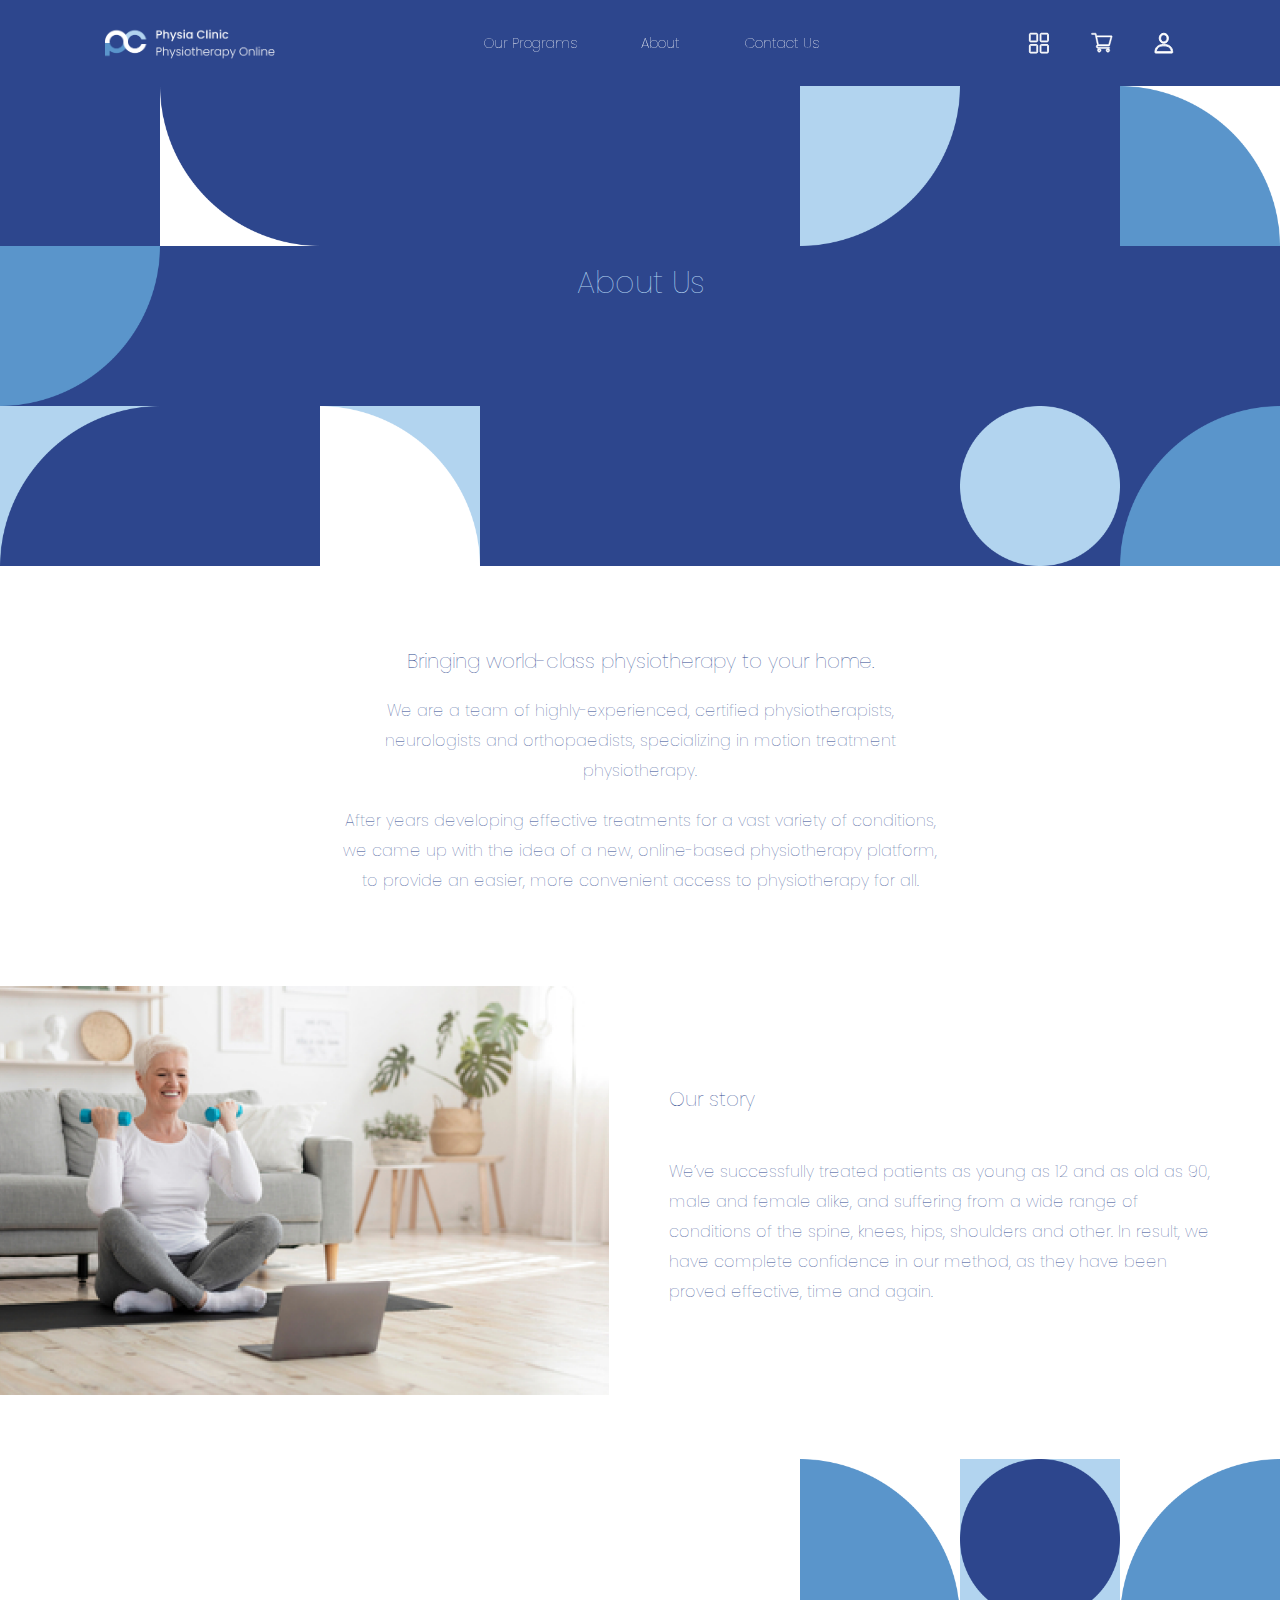
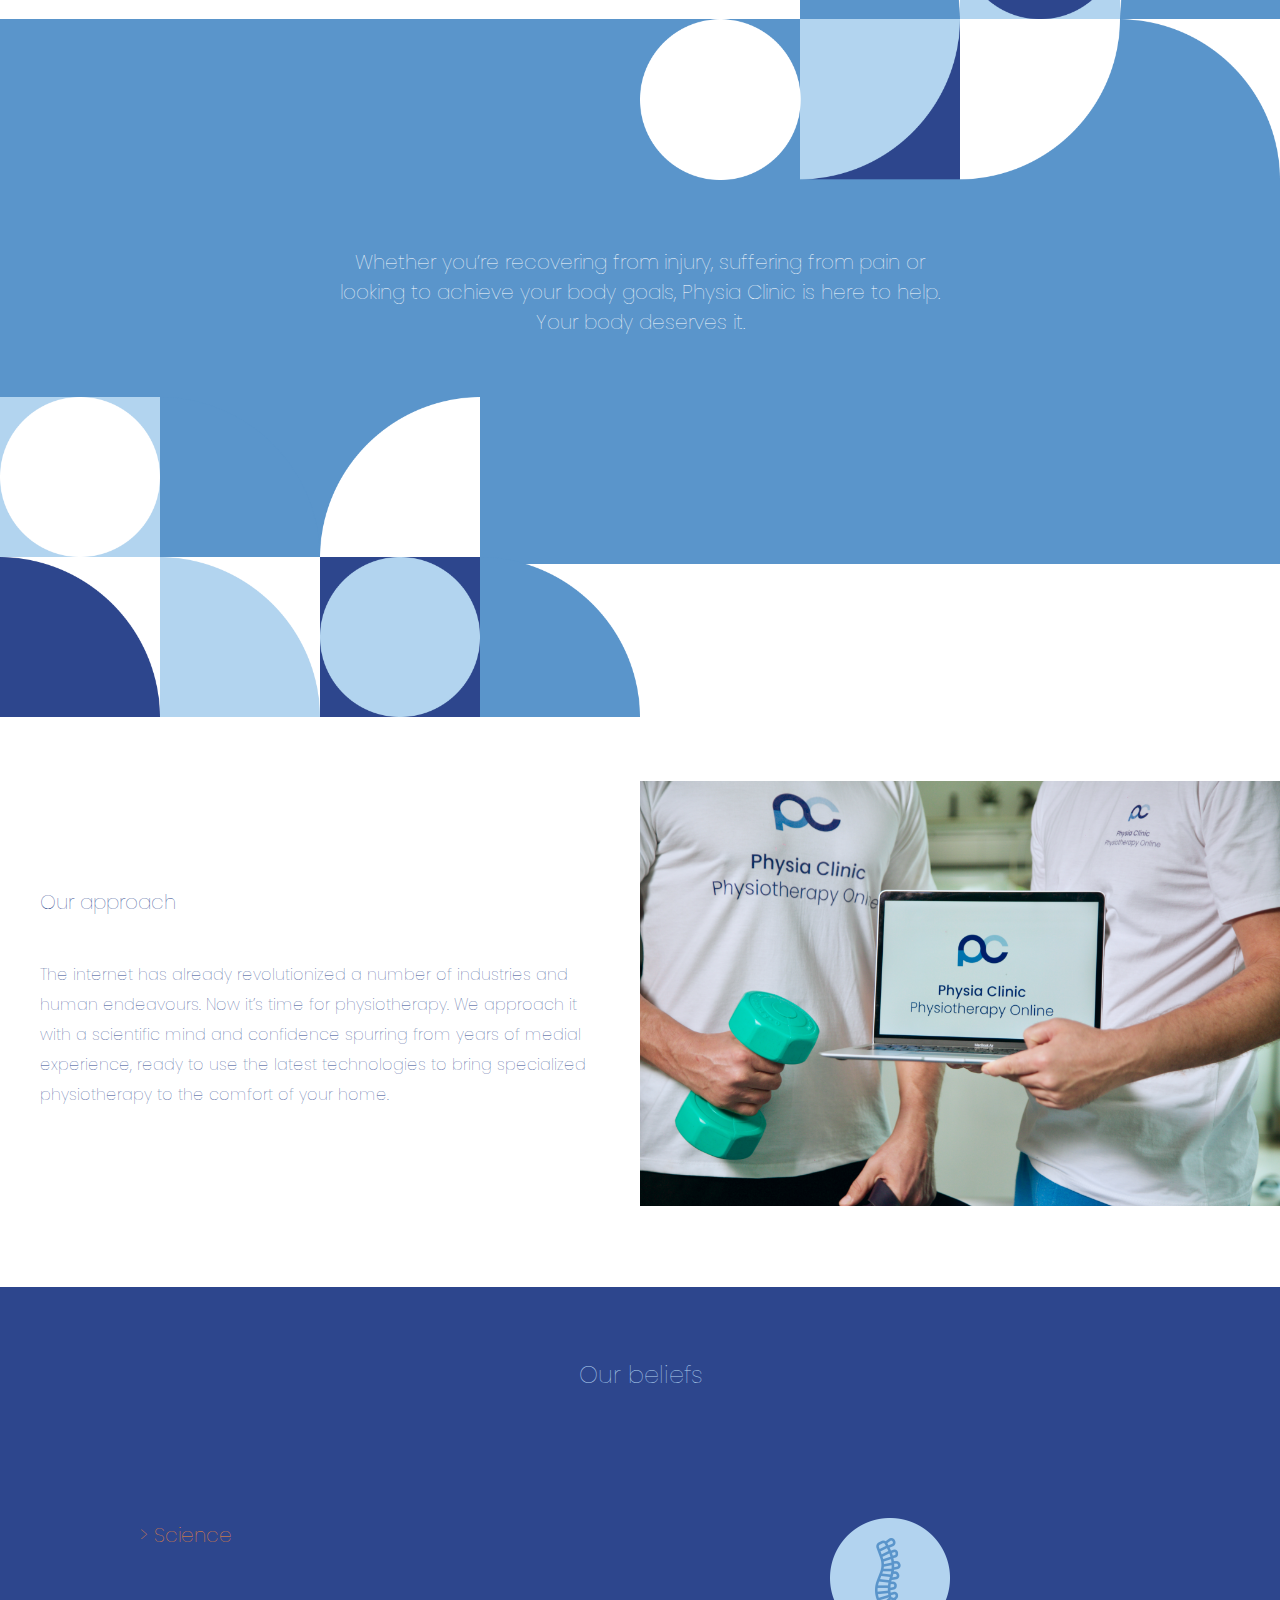
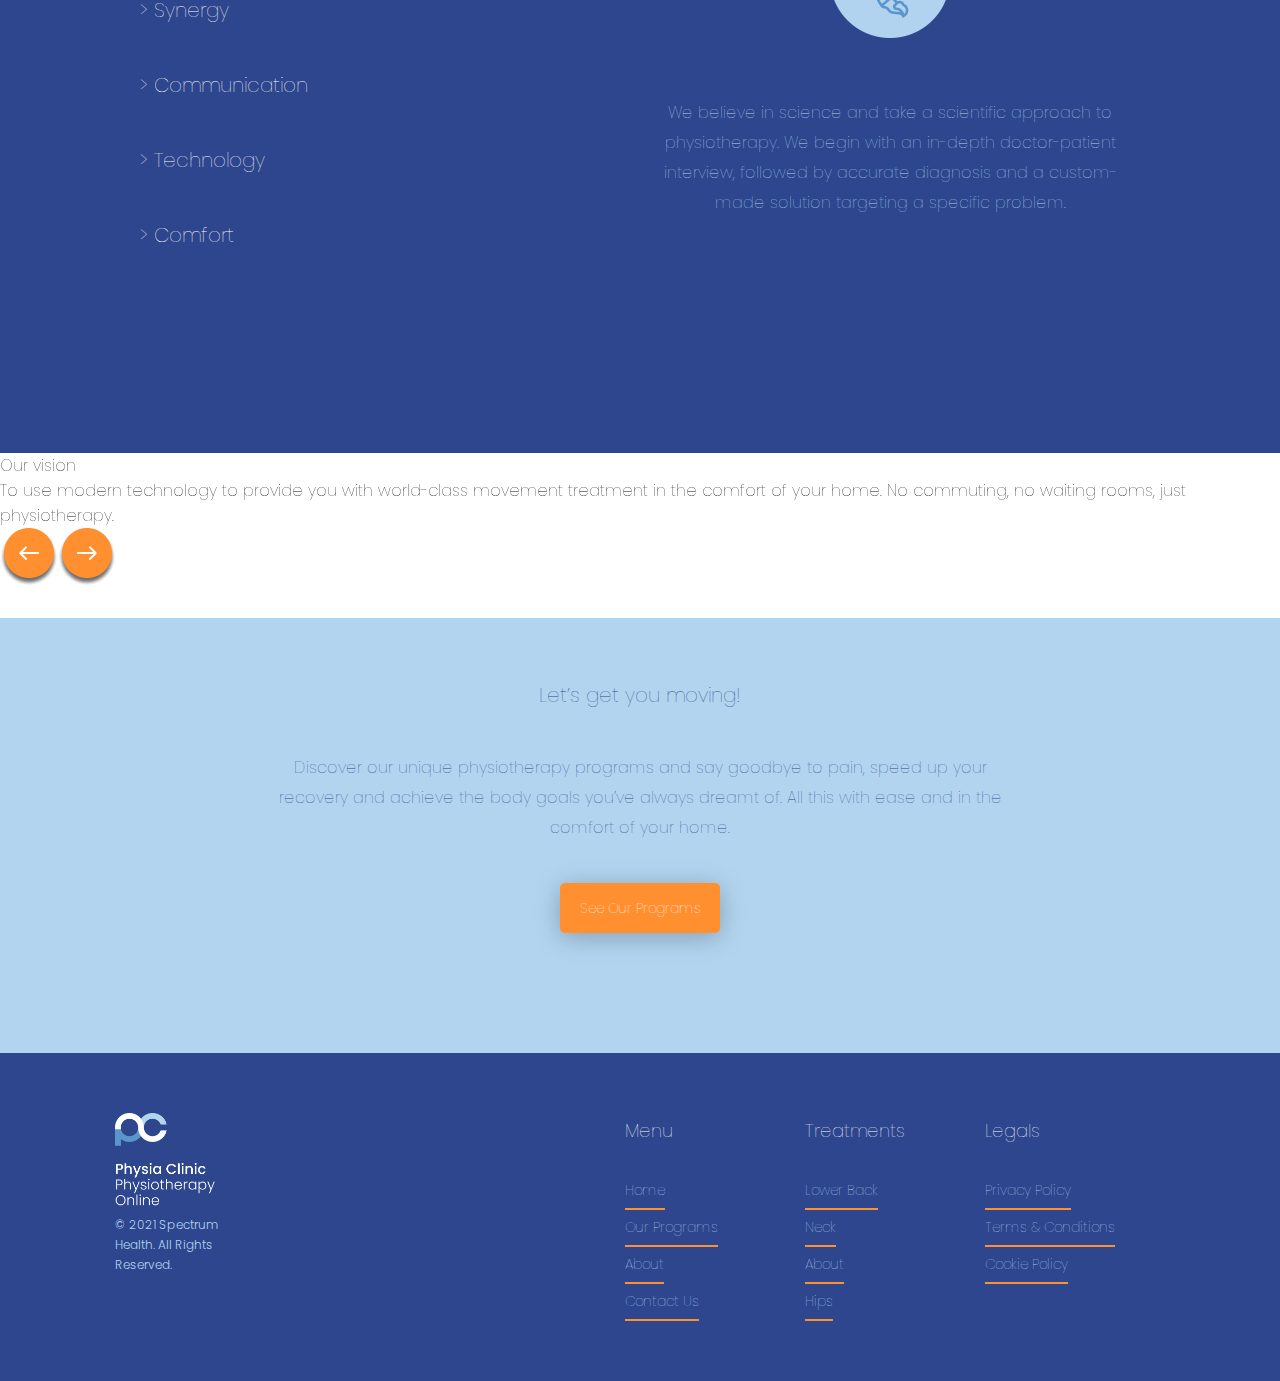
<file: about.html>
<!DOCTYPE html>
<html>
<head>
	<title>About</title>
    <meta charset="utf-8">
    <meta name="viewport" content="width=device-width, initial-scale=1.0">
    <link rel="stylesheet" type="text/css" href="assets/css/common.css">
    <!-- <link rel="stylesheet" type="text/css" href="assets/css/about.css"> -->
    <link href='https://fonts.googleapis.com/css?family=Poppins' rel='stylesheet'>
    <link rel="stylesheet" href="https://cdnjs.cloudflare.com/ajax/libs/OwlCarousel2/2.3.4/assets/owl.carousel.min.css">
    <link rel="stylesheet" type="text/css" href="assets/css/about.css">
</head>
<body>
    <!-- header section start -->
    <header>
        <div class="header_main">
            <a href="index.html" class="header_logo">
                <img class="light_logo" src="assets/images/logo.png">
                <img class="dark_logo" src="assets/images/dark_logo.png">
            </a>
            <div class="header_items">
                <div class="navbar_wrapper">
                    <a class="navbar_prog" href="our_programs.html">
                        Our Programs
                    </a>
                    <div class="navbar_hover">
                        <div class="navbar_desk">
                            <div class="nav_left"></div>
                            <div class="nav_right">
                                <a class="nav_1" href="lower_back_program.html"><p>Lower Back Program</p></a>
                                <a class="nav_2">
                                    <p >Neck Program</p>
                                    <span>Coming Soon</span>
                                </a>
                                <a class="nav_3">
                                    <p>Hips Program</p>
                                    <span>Coming Soon</span>
                                </a>
                            </div>
                        </div>
                    </div>
                </div>
                <a href="about.html">About</a>
                <a href="contact_us.html">Contact Us</a>
            </div>
            <div class="header_icons">
                <div class="icons icon_show">
                    <a href="landing.html"><img src="assets/images/header1.svg"></a>
                    <a href="cart_empty.html"><img src="assets/images/cart.svg"></a>
                    <div class="log_pro">
                        <img src="assets/images/contact.svg" id="log_pro1">
                        <div class="profile_items" id="profile_items">
                            <a class="profile_item" href="profile.html">
                                <img src="assets/images/profile.png">
                                <p>Profile</p>
                            </a>
                            <a class="profile_item" href="payment.html">
                                <img src="assets/images/payment.png">
                                <p>Payments</p>
                            </a>
                            <a class="profile_item" href="membership.html">
                                <img src="assets/images/membership.png">
                                <p>Memberships</p>
                            </a>
                            <a class="profile_item" href="login.html">
                                <img src="assets/images/logout.png">
                                <p>Log out</p>
                            </a>
                        </div>
                    </div>
                </div>
                <div class="icons_hover">
                    <a href="landing.html"><img src="assets/images/header2.svg"></a>
                    <a href="cart_empty.html"><img src="assets/images/cart1.svg"></a>
                    <div class="log_pro" id="log_pro">
                        <img src="assets/images/contact1.svg" id="log_pro2">
                        <div class="profile_items" id="profile_items">
                            <a class="profile_item" href="profile.html">
                                <img src="assets/images/profile.png">
                                <p>Profile</p>
                            </a>
                            <a class="profile_item" href="payment.html">
                                <img src="assets/images/payment.png">
                                <p>Payments</p>
                            </a>
                            <a class="profile_item" href="membership.html">
                                <img src="assets/images/membership.png">
                                <p>Memberships</p>
                            </a>
                            <a class="profile_item" href="login.html">
                                <img src="assets/images/logout.png">
                                <p>Log out</p>
                            </a>
                        </div>
                    </div>
                </div>
            </div>
            <div class="hamburger">
                <img class="hamburger_btn" src="assets/images/hamburger.svg">
                <div class="nav_mob">
                    <div class="mob_up">
                        <div><a href="index.html"><img src="assets/images/dark_logo.png"></a></div>
                        <div class="close"><img src="assets/images/close.svg"></div>
                    </div>
                    <div class="mob_down">
                        <div class="">
                            <div class="nav_our nav_pro">
                                <a href="our_programs.html">Our programs</a>
                                <div class="arrow_down"><img src="assets/images/arrow_up.svg"></div>
                                <div class="arrow_up"><img src="assets/images/arrow.svg"></div>
                            </div>
                            <div class="nav_our_detail">
                                <a class="nav_pro lower_back" href="lower_back_program.html">Lower Back Program</a>
                                <div class="nav_pro">
                                    <a>Neck Program</a>
                                    <span>Coming Soon</span>
                                </div>
                                <div class="nav_pro">
                                    <a>Hips Program</a>
                                    <span>Coming Soon</span>
                                </div>
                            </div>
                        </div>
                        <a class="nav_pro" href="about.html">About</a>
                        <a class="nav_pro" href="contact_us.html">Contact Us</a>
                    </div>
                </div>
            </div>
        </div>
    </header>
    <!-- header section end -->

    <!-- hero section start -->
    <section class="hero">
        <img src="assets/images/about_hero.png">
        <img src="assets/images/about_tablet.png">
        <img src="assets/images/about_mob.png">
        <div class="container hero_content">
            <p>About Us</p>
        </div>
    </section>
    <!-- hero section end -->

    <!-- bringing sections start  -->
    <section class="bring">
        <p class="bring_title">Bringing world-class physiotherapy to your home.</p>
        <p class="bring_text">We are a team of highly-experienced, certified physiotherapists, neurologists and orthopaedists, specializing in motion treatment physiotherapy.</p>
        <p class="bring_text">After years developing effective treatments for a vast variety of conditions, we came up with the idea of a new, online-based physiotherapy platform, to provide an easier, more convenient access to physiotherapy for all.</p>
    </section>

    <!-- story section start  -->
    <section class="story">
        <div class="story_left">
            <img src="assets/images/our_story.png">
        </div>
        <div class="story_right">
            <p class="story_title">Our story</p>
            <p class="story_text">We’ve successfully treated patients as young as 12 and as old as 90, male and female alike, and suffering from a wide range of conditions of the spine, knees, hips, shoulders and other. In result, we have complete confidence in our method, as they have been proved effective, time and again.</p>
        </div>
    </section>

    <!-- injury section start -->
    <section class="injury">
        <div class="injury_up"><img src="assets/images/about_up.png"></div>
        <div class="injury_center">
            <p>Whether you’re recovering from injury, suffering from pain or looking to achieve your body goals, Physia Clinic is here to help. Your body deserves it.</p>
        </div>
        <div class="injury_do"><img src="assets/images/about_down.png"></div>
    </section>

    <!-- approach section start  -->
    <section class="approach">
        <div class="approach_left">
            <p class="approach_title">Our approach</p>
            <p class="approach_text">The internet has already revolutionized a number of industries and human endeavours. Now it’s time for physiotherapy. We approach it with a scientific mind and confidence spurring from years of medial experience, ready to use the latest technologies to bring specialized physiotherapy to the comfort of your home.</p>
        </div>
        <div class="approach_right">
            <img src="assets/images/our_approach.png">
        </div>
    </section>

    <!-- belief section start -->
    <section class="belief">
        <p class="belief_title">Our beliefs</p>
        <div class="belief_tab">
            <div class="tabs">
                <div><a href="#tab1">> Science</a></div>
                <div><a href="#tab2">> Synergy</a></div>
                <div><a href="#tab3">> Communication</a></div>
                <div><a href="#tab4">> Technology</a></div>
                <div><a href="#tab5">> Comfort</a></div>
            </div>
            <div class="tab_contents">
                <div class="contents" id="tab1">
                    <div><img src="assets/images/belief_1.png"></div>
                    <div><p>We believe in science and take a scientific approach to physiotherapy. We begin with an in-depth doctor-patient interview, followed by accurate diagnosis and a custom-made solution targeting a specific problem.</p></div>
                </div>
                <div class="contents" id="tab2">
                    <div><img src="assets/images/belief_1.png"></div>
                    <div><p>Synergy</p></div>
                </div>
                <div class="contents" id="tab3">
                    <div><img src="assets/images/belief_1.png"></div>
                    <div><p>Communication</p></div>
                </div>
                <div class="contents" id="tab4">
                    <div><img src="assets/images/belief_1.png"></div>
                    <div><p>Technology</p></div>
                </div>
                <div class="contents" id="tab5">
                    <div><img src="assets/images/belief_1.png"></div>
                    <div><p>Comfort</p></div>
                </div>
            </div>
        </div>
        <div class="belief_mob">
            <div class="mob_tabs">
                <div class="mob_title"><img src="assets/images/tab_op.png">Science</div>
                <div class="mob_contents">
                    <div><img src="assets/images/belief_1.png"></div>
                    <div><p>We believe in science and take a scientific approach to physiotherapy. We begin with an in-depth doctor-patient interview, followed by accurate diagnosis and a custom-made solution targeting a specific problem.</p></div>
                </div>
            </div>
            <div class="mob_tabs">
                <div class="mob_title"><img src="assets/images/tab_cl.png">Synergy</div>
                <div class="mob_contents">
                    <div><img src="assets/images/belief_1.png"></div>
                    <div><p>We believe in science and take a scientific approach to physiotherapy. We begin with an in-depth doctor-patient interview, followed by accurate diagnosis and a custom-made solution targeting a specific problem.</p></div>
                </div>
            </div>
            <div class="mob_tabs">
                <div class="mob_title"><img src="assets/images/tab_cl.png">Communication</div>
                <div class="mob_contents">
                    <div><img src="assets/images/belief_1.png"></div>
                    <div><p>We believe in science and take a scientific approach to physiotherapy. We begin with an in-depth doctor-patient interview, followed by accurate diagnosis and a custom-made solution targeting a specific problem.</p></div>
                </div>
            </div>
            <div class="mob_tabs">
                <div class="mob_title"><img src="assets/images/tab_cl.png">Technology</div>
                <div class="mob_contents">
                    <div><img src="assets/images/belief_1.png"></div>
                    <div><p>We believe in science and take a scientific approach to physiotherapy. We begin with an in-depth doctor-patient interview, followed by accurate diagnosis and a custom-made solution targeting a specific problem.</p></div>
                </div>
            </div>
            <div class="mob_tabs">
                <div class="mob_title"><img src="assets/images/tab_cl.png">Comfort</div>
                <div class="mob_contents">
                    <div><img src="assets/images/belief_1.png"></div>
                    <div><p>We believe in science and take a scientific approach to physiotherapy. We begin with an in-depth doctor-patient interview, followed by accurate diagnosis and a custom-made solution targeting a specific problem.</p></div>
                </div>
            </div>
        </div>
    </section>

    <!-- vision section start -->
    <!-- <section class="vision">
        <section class="testimonials">
            <div id="customers-testimonials" class="owl-carousel">
                <div class="item">
                    <div class="shadow-effect">
                        <div class="item-image">
                            <img src="assets/images/how_ipad_1.png" >
                        </div>    
                        <div class="item-details">
                            <div class="title">1. Purchase the program</div>
                            <p class="content">This program includes an online consultation with a qualified therapist, and a set of clear video instructions for highly effective lower back exercises.</p>
                        </div>
                    </div>
                </div>
                <div class="item">
                    <div class="shadow-effect">
                        <div class="item-image">
                            <img src="assets/images/how_ipad_1.png" >
                        </div>    
                        <div class="item-details">
                            <div class="title">2. Book a consultation</div>
                            <p class="content">Based on a one-on-one consultation with our expert, we will design a unique exercise program targeting your specific lower back problems. </p>
                        </div>
                    </div>
                </div>
                <div class="item">
                    <div class="shadow-effect">
                        <div class="item-image">
                            <img src="assets/images/how_ipad_1.png" >
                        </div>    
                        <div class="item-details">
                            <div class="title">3. Begin your therapy</div>
                            <p class="content">We will provide you with a custom-made set of precise instructions and exercise, which you will complete in the comfort of your home. </p>
                        </div>
                    </div>
                </div>
            </div>
          </div>
        </section>
    </section> -->

    <section class="how">
        <section class="testimonials">
                <div id="customers-testimonials" class="owl-carousel">
                    <div class="item">
                        <div class="shadow-effect">
                            <div class="item-details">
                                <div class="title">Our vision</div>
                                <p class="content">To use modern technology to provide you with world-class movement treatment in the comfort of your home. No commuting, no waiting rooms, just physiotherapy.</p>
                            </div>
                        </div>
                    </div>
                    <div class="item">
                        <div class="shadow-effect">
                            <div class="item-details">
                                <div class="title">mission</div>
                                <p class="content">To provide you with an easier, more convenient way to physical wellbeing, injury recovery and life free of pain. </p>
                            </div>
                        </div>
                    </div>
                    <div class="item">
                        <div class="shadow-effect">
                            <div class="item-details">
                                <div class="title">Our goal</div>
                                <p class="content">To provide you with easy to follow, precise instruction, in order to make personalized physical therapy treatments easy to do at home.  </p>
                            </div>
                        </div>
                    </div>
                </div>
              </div>
            </section>
    </section>

    <!-- moving section start -->
    <section class="moving">
        <p class="moving_title">Let’s get you moving!</p>
        <p class="moving_text">Discover our unique physiotherapy programs and say goodbye to pain, speed up your recovery and achieve the body goals you’ve always dreamt of. All this with ease and in the comfort of your home.</p>
        <button>See Our Programs</button>
    </section>

    <!-- footer section start -->
    <footer>
        <div class="footer_desk">
            <div class="footer_left">
                <img src="assets/images/footer_logo.png">
                <p class="logo_below">© 2021 Spectrum Health. All Rights Reserved.</p>
            </div>
            <div class="footer_right">
                <div class="footer_part">
                    <p class="footer_title">Menu</p>
                    <a class="footer_link" href="index.html">Home</a>
                    <a class="footer_link" href="our_programs.html">Our Programs</a>
                    <a class="footer_link" href="about.html">About</a>
                    <a class="footer_link" href="contact_us.html">Contact Us</a>
                </div>
                <div class="footer_part">
                    <p class="footer_title">Treatments</p>
                    <a class="footer_link" href="lower_back_program.html">Lower Back</a>
                    <a class="footer_link inactive" href="#">Neck</a>
                    <a class="footer_link inactive" href="about.html">About</a>
                    <a class="footer_link hips" href="#">Hips</a>
                </div>
                <div class="footer_part legals">
                    <p class="footer_title">Legals</p>
                    <a class="footer_link" href="#">Privacy Policy</a>
                    <a class="footer_link" href="#">Terms & Conditions</a>
                    <a class="footer_link" href="#">Cookie Policy</a>
                </div>
            </div>
        </div>
        <div class="yellow_footer">
            <div class="footer_tal">
                <p>Privacy Policy</p>
                <p>Terms & Conditions</p>
                <p>Cookie Policy</p>
            </div>
        </div>
    </footer>
    <!-- footer section end -->
</body>
<script src="https://ajax.googleapis.com/ajax/libs/jquery/3.5.1/jquery.min.js"></script>
<script type="text/javascript" src="assets/javascript/script.js"></script>
<script src="https://cdnjs.cloudflare.com/ajax/libs/OwlCarousel2/2.3.4/owl.carousel.min.js"></script>
<!-- <script type="text/javascript" src="assets/javascript/custom_carousel.js"></script> -->
<script src="assets/javascript/select-box.js"></script>
<script>
    $(document).ready(function(){
        // belief tab section
        $('.tabs div a:not(:first)').addClass('inactive');
        $('.contents').hide();
        $('.contents:first').show();
        $('.tabs div a').click(function(){
            var t = $(this).attr('href');
            $('.tabs div a').addClass('inactive');        
            $('.tabs div a').css('color',"#fff");        
            $(this).css("color", "#FF8F2F");
            $(this).removeClass('inactive');
            $('.contents').hide();
            $(t).fadeIn('slow');
            return false;
        })

        //mobile belief tab section
        // $('.belief_mob .mob_tabs:not(:first)').addClass('inactive');
        $('.mob_contents').hide();
        $('.mob_contents:first').show();
        $('.belief_mob .mob_tabs').click(function(){
            var t = $(this).children('.mob_contents');
            // $('.belief_mob .mob_tabs').addClass('inactive');        
            $(this).removeClass('inactive');
            $(".mob_title").css("color","#fff");
            $(".mob_title img").attr("src","assets/images/tab_cl.png");
            $(this).children(".mob_title").css("color","#FF8F2F");
            $(this).children(".mob_title").find("img").attr("src","assets/images/tab_op.png");
            $('.mob_contents').hide();
            $(t).fadeIn('slow');
            return false;
        })

        $('#customers-testimonials').owlCarousel( {
            loop: false,
            center: true,
            items: 1,
            margin: 50,
            autoplay: false,
            dots:true,
            nav:true,
            // autoplayTimeout: 8500,
            // smartSpeed: 450,
            navText: ['<img src = "assets/images/circle_prev.png"/>','<img src = "assets/images/circle_next.png"/>'],
            responsive: {
                0: {
                    items: 1
                },
                768: {
                    items: 1
                },
                1170: {
                    items: 1
                }
            },
        });
    });
</script>
</html>
</file>
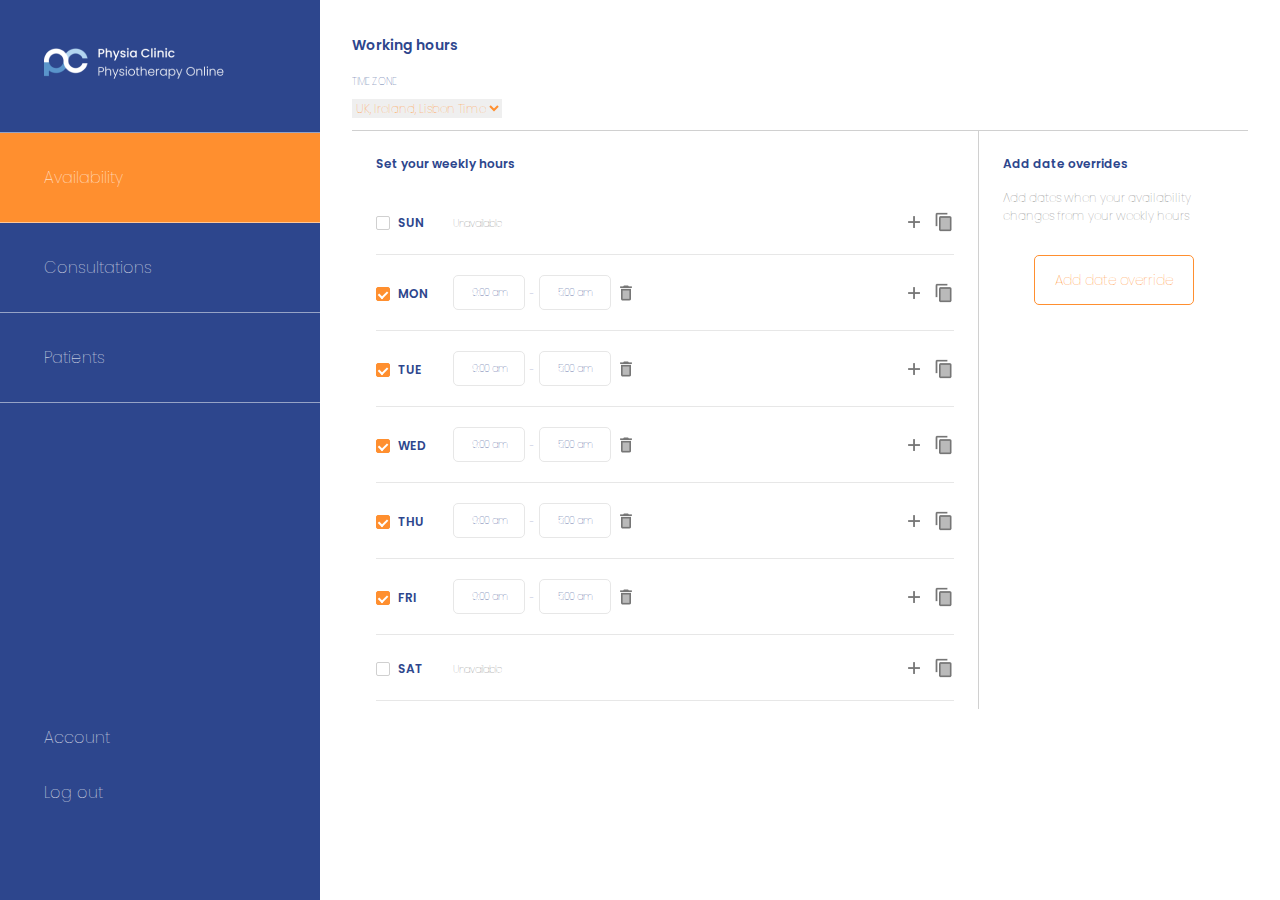
<file: availability.html>
<!DOCTYPE html>
<html>
<head>
	<title>Availability</title>
    <meta charset="utf-8">
    <meta name="viewport" content="width=device-width, initial-scale=1.0">
    <link rel="stylesheet" type="text/css" href="assets/css/clinical/common.css">
    <link rel="stylesheet" type="text/css" href="assets/css/clinical/availability.css">
    <link href='https://fonts.googleapis.com/css?family=Poppins' rel='stylesheet'>
    <link rel="stylesheet" href="https://cdnjs.cloudflare.com/ajax/libs/font-awesome/4.7.0/css/font-awesome.min.css">
</head>
<body>
    <div class="clinical">
        <!-- left panel -->
        <aside class="clinical_left">
            <!-- navbar top -->
            <div class="top-nav">
                <a class="navlink_img" href="clinical_panel.html"><img src="assets/images/clinical/white_logo.png" alt=""></a>
                <a class="navlink nav_active" href="availability.html">Availability</a>
                <a class="navlink" href="consolution.html">Consultations</a>
                <a class="navlink" href="patients.html">Patients</a>
            </div>
            <!-- navbar bottom -->
            <div class="bottom-nav">
                <a class="bottom_link" href="">Account</a>
                <a class="bottom_link" href="">Log out</a>
            </div>
        </aside>
        <!--  right panel -->
        <main class="clinical_right">
            <div class="container-1">
                <div class="container-2">
                    <h4 class="heading-1">Working hours</h4>
                    <p class="para-1">TIME ZONE</p>
                    <section>
                        <select class="timezone"> 
                            <option value="1" selected>UK, Ireland, Lisbon Time</option>
                            <option value="2">section1</option>
                            <option value="3">section2</option>
                            <option value="4">section3</option>
                            <option value="5">section4</option>
                        </select>
                    </section>
                    <!--  setting weekly hours -->
                    <div class="grid-1">
                        <!--  setting weekly hours left -->
                        <div>
                            <h4 class="heading-2">Set your weekly hours</h4>
                            <ul class="list-1">
                                <li>
                                    <div class="flex-1">
                                        <div>
                                            <div class="flex-2">
                                                <div>
                                                    <div class="flex-3">
                                                        <div><label class="checkbox"><input type="checkbox" name="" /><span></span></label></div>
                                                        <div><span class="day">sun</span></div>
                                                    </div>
                                                </div>
                                                <div>
                                                    <div class="flex-4">
                                                        <div class="unavailable"><span>Unavailable</span></div>
                                                    </div>
                                                </div>
                                            </div>
                                        </div>
                                        <div>
                                            <div class="flex-5">
                                                <div class="plus"><img src="assets/images/plus.png" alt="" /></div>
                                                <div class="copy"><img src="assets/images/copy.png" alt="" /></div>
                                            </div>
                                        </div>
                                    </div>
                                </li>
                                <li>
                                    <div class="flex-1">
                                        <div>
                                            <div class="flex-2">
                                                <div>
                                                    <div class="flex-3">
                                                        <div><label class="checkbox"><input type="checkbox" checked="checked" name="" /><span></span></label></div>
                                                        <div><span class="day">mon</span></div>
                                                    </div>
                                                </div>
                                                <div>
                                                    <div class="flex-4">
                                                        <div class="time" ><input type="text" value="9:00 am" /></div>
                                                        <div class="hyphen"><span>-</span></div>
                                                        <div class="time" ><input type="text" value="5:00 am" /></div>
                                                        <div class="trash"><img src="assets/images/trash.png" alt="" /></div>
                                                    </div>
                                                </div>
                                            </div>
                                        </div>
                                        <div>
                                            <div class="flex-5">
                                                <div class="plus"><img src="assets/images/plus.png" alt="" /></div>
                                                <div class="copy"><img src="assets/images/copy.png" alt="" /></div>
                                            </div>
                                        </div>
                                    </div>
                                </li>
                                <li>
                                    <div class="flex-1">
                                        <div>
                                            <div class="flex-2">
                                                <div>
                                                    <div class="flex-3">
                                                        <div><label class="checkbox"><input type="checkbox" checked="checked" name="" /><span></span></label></div>
                                                        <div><span class="day">tue</span></div>
                                                    </div>
                                                </div>
                                                <div>
                                                    <div class="flex-4">
                                                        <div class="time" ><input type="text" value="9:00 am" /></div>
                                                        <div class="hyphen"><span>-</span></div>
                                                        <div class="time" ><input type="text" value="5:00 am" /></div>
                                                        <div class="trash"><img src="assets/images/trash.png" alt="" /></div>
                                                    </div>
                                                </div>
                                            </div>
                                        </div>
                                        <div>
                                            <div class="flex-5">
                                                <div class="plus"><img src="assets/images/plus.png" alt="" /></div>
                                                <div class="copy"><img src="assets/images/copy.png" alt="" /></div>
                                            </div>
                                        </div>
                                    </div>
                                </li>
                                <li>
                                    <div class="flex-1">
                                        <div>
                                            <div class="flex-2">
                                                <div>
                                                    <div class="flex-3">
                                                        <div><label class="checkbox"><input type="checkbox" checked="checked" name="" /><span></span></label></div>
                                                        <div><span class="day">wed</span></div>
                                                    </div>
                                                </div>
                                                <div>
                                                    <div class="flex-4">
                                                        <div class="time" ><input type="text" value="9:00 am" /></div>
                                                        <div class="hyphen"><span>-</span></div>
                                                        <div class="time" ><input type="text" value="5:00 am" /></div>
                                                        <div class="trash"><img src="assets/images/trash.png" alt="" /></div>
                                                    </div>
                                                </div>
                                            </div>
                                        </div>
                                        <div>
                                            <div class="flex-5">
                                                <div class="plus"><img src="assets/images/plus.png" alt="" /></div>
                                                <div class="copy"><img src="assets/images/copy.png" alt="" /></div>
                                            </div>
                                        </div>
                                    </div>
                                </li>
                                <li>
                                    <div class="flex-1">
                                        <div>
                                            <div class="flex-2">
                                                <div>
                                                    <div class="flex-3">
                                                        <div><label class="checkbox"><input type="checkbox" checked="checked" name="" /><span></span></label></div>
                                                        <div><span class="day">thu</span></div>
                                                    </div>
                                                </div>
                                                <div>
                                                    <div class="flex-4">
                                                        <div class="time" ><input type="text" value="9:00 am" /></div>
                                                        <div class="hyphen"><span>-</span></div>
                                                        <div class="time" ><input type="text" value="5:00 am" /></div>
                                                        <div class="trash"><img src="assets/images/trash.png" alt="" /></div>
                                                    </div>
                                                </div>
                                            </div>
                                        </div>
                                        <div>
                                            <div class="flex-5">
                                                <div class="plus"><img src="assets/images/plus.png" alt="" /></div>
                                                <div class="copy"><img src="assets/images/copy.png" alt="" /></div>
                                            </div>
                                        </div>
                                    </div>
                                </li>
                                <li>
                                    <div class="flex-1">
                                        <div>
                                            <div class="flex-2">
                                                <div>
                                                    <div class="flex-3">
                                                        <div><label class="checkbox"><input type="checkbox" checked="checked" name="" /><span></span></label></div>
                                                        <div><span class="day">fri</span></div>
                                                    </div>
                                                </div>
                                                <div>
                                                    <div class="flex-4">
                                                        <div class="time" ><input type="text" value="9:00 am" /></div>
                                                        <div class="hyphen"><span>-</span></div>
                                                        <div class="time" ><input type="text" value="5:00 am" /></div>
                                                        <div class="trash"><img src="assets/images/trash.png" alt="" /></div>
                                                    </div>
                                                </div>
                                            </div>
                                        </div>
                                        <div>
                                            <div class="flex-5">
                                                <div class="plus"><img src="assets/images/plus.png" alt="" /></div>
                                                <div class="copy"><img src="assets/images/copy.png" alt="" /></div>
                                            </div>
                                        </div>
                                    </div>
                                </li>
                                <li>
                                    <div class="flex-1">
                                        <div>
                                            <div class="flex-2">
                                                <div>
                                                    <div class="flex-3">
                                                        <div><label class="checkbox"><input type="checkbox" name="" /><span></span></label></div>
                                                        <div><span class="day">sat</span></div>
                                                    </div>
                                                </div>
                                                <div>
                                                    <div class="flex-4">
                                                        <div class="unavailable"><span>Unavailable</span></div>
                                                    </div>
                                                </div>
                                            </div>
                                        </div>
                                        <div>
                                            <div class="flex-5">
                                                <div class="plus"><img src="assets/images/plus.png" alt="" /></div>
                                                <div class="copy"><img src="assets/images/copy.png" alt="" /></div>
                                            </div>
                                        </div>
                                    </div>
                                </li>
                            </ul>
                        </div>
                        <!--  setting weekly hours right -->
                        <div>
                            <h4 class="heading-2">Add date overrides</h4>
                            <p class="para-2">Add dates when your availability changes from your weekly hours</p>
                            <div class="text-center"><button id="open-calander" class="button-1">Add date override</button></div>
                        </div>
                    </div>
                    <!-- calander start -->
                    <div id="myModal" class="modal">
                        <div class="modal-content">
                            <section class="padding">
                                <h4 class="heading-3">Select the date(s) you want to assign specific hours</h4>
                                <div class="flex-6">
                                    <div><span class="month-year">November 2021</span></div>
                                    <div>
                                        <div class="flex-7">
                                            <div><button disabled><i class="fa fa-chevron-left" aria-hidden="true"></i></button></div>
                                            <div><button><i class="fa fa-chevron-right" aria-hidden="true"></i></button></div>
                                        </div>
                                    </div>
                                </div>
                                <!-- calander days start -->
                                <div class="calander-header">
                                    <div class="calander-day"><span>sun</span></div>
                                    <div class="calander-day"><span>sun</span></div>
                                    <div class="calander-day"><span>sun</span></div>
                                    <div class="calander-day"><span>sun</span></div>
                                    <div class="calander-day"><span>sun</span></div>
                                    <div class="calander-day"><span>sun</span></div>
                                    <div class="calander-day"><span>sun</span></div>
                                </div>
                                <!-- calander cells start -->
                                <div class="calander-body">
                                    <!-- row 1 -->
                                    <div class="calander-cell"></div>
                                    <div class="calander-cell"></div>
                                    <div class="calander-cell"></div>
                                    <div class="calander-cell"><span>1</span></div>
                                    <div class="calander-cell"><button>2</button></div>
                                    <div class="calander-cell"><button>3</button></div>
                                    <div class="calander-cell"><button>4</button></div>
                                    <!-- row 2 -->
                                    <div class="calander-cell"><button>5</button></div>
                                    <div class="calander-cell"><button>6</button></div>
                                    <div class="calander-cell"><button>7</button></div>
                                    <div class="calander-cell"><button>8</button></div>
                                    <div class="calander-cell"><button>9</button></div>
                                    <div class="calander-cell"><button>10</button></div>
                                    <div class="calander-cell"><button>11</button></div>
                                    <!-- row 3 -->
                                    <div class="calander-cell"><button>12</button></div>
                                    <div class="calander-cell"><button>13</button></div>
                                    <div class="calander-cell"><button>14</button></div>
                                    <div class="calander-cell"><button>15</button></div>
                                    <div class="calander-cell"><button>16</button></div>
                                    <div class="calander-cell"><button>17</button></div>
                                    <div class="calander-cell"><button>18</button></div>
                                    <!-- row 4 -->
                                    <div class="calander-cell"><button>19</button></div>
                                    <div class="calander-cell"><button>20</button></div>
                                    <div class="calander-cell"><button>21</button></div>
                                    <div class="calander-cell"><button>22</button></div>
                                    <div class="calander-cell"><button>23</button></div>
                                    <div class="calander-cell"><button>24</button></div>
                                    <div class="calander-cell"><button>25</button></div>
                                    <!-- row 5 -->
                                    <div class="calander-cell"><button>26</button></div>
                                    <div class="calander-cell"><button>27</button></div>
                                    <div class="calander-cell"><button>28</button></div>
                                    <div class="calander-cell"><button class="active">29</button></div>
                                    <div class="calander-cell"><button>30</button></div>
                                    <div class="calander-cell"></div>
                                    <div class="calander-cell"></div>
                                </div>
                            </section>
                            <!-- calander-footer start -->
                            <section class="calander-footer">
                                <div class="padding">
                                    <h4 class="heading-4">What hours are you available?</h4>
                                    <ul class="list-2">
                                        <li>
                                            <div class="flex-1">
                                                <div>
                                                    <div class="flex-2">
                                                        <div>
                                                            <div class="flex-4">
                                                                <div class="time" ><input type="text" value="9:00 am" /></div>
                                                                <div class="hyphen"><span>-</span></div>
                                                                <div class="time" ><input type="text" value="5:00 am" /></div>
                                                                <div class="trash"><img src="assets/images/trash.png" alt="" /></div>
                                                            </div>
                                                        </div>
                                                    </div>
                                                </div>
                                                <div>
                                                    <div class="flex-5">
                                                        <div class="plus"><img src="assets/images/plus.png" alt="" /></div>
                                                    </div>
                                                </div>
                                            </div>
                                        </li>
                                    </ul>
                                </div>
                            </section>
                            <section>
                                <div class="grid-2">
                                    <div><button id="close-calander" class="btn button-2">Cancel</button></div>
                                    <div><button class="btn button-3">Apply</button></div>
                                </div>
                            </section>
                            <!-- calander-footer end -->
                        </div>
                    </div>
                    <!-- calander end -->
                </div>
            </div>
        </main>
    </div>
    <script>
        /* calander start */
        var calander = document.getElementById("myModal");
        var open_calander = document.getElementById("open-calander");
        var close_calander = document.getElementById("close-calander");
        open_calander.onclick = function() {
            calander.style.display = "block";
        }
        close_calander.onclick = function() {
            calander.style.display = "none";
        }
        window.onclick = function(event) {
            if (event.target == calander) {
                calander.style.display = "none";
            }
        }
    </script>    
</body>
</html>
</file>
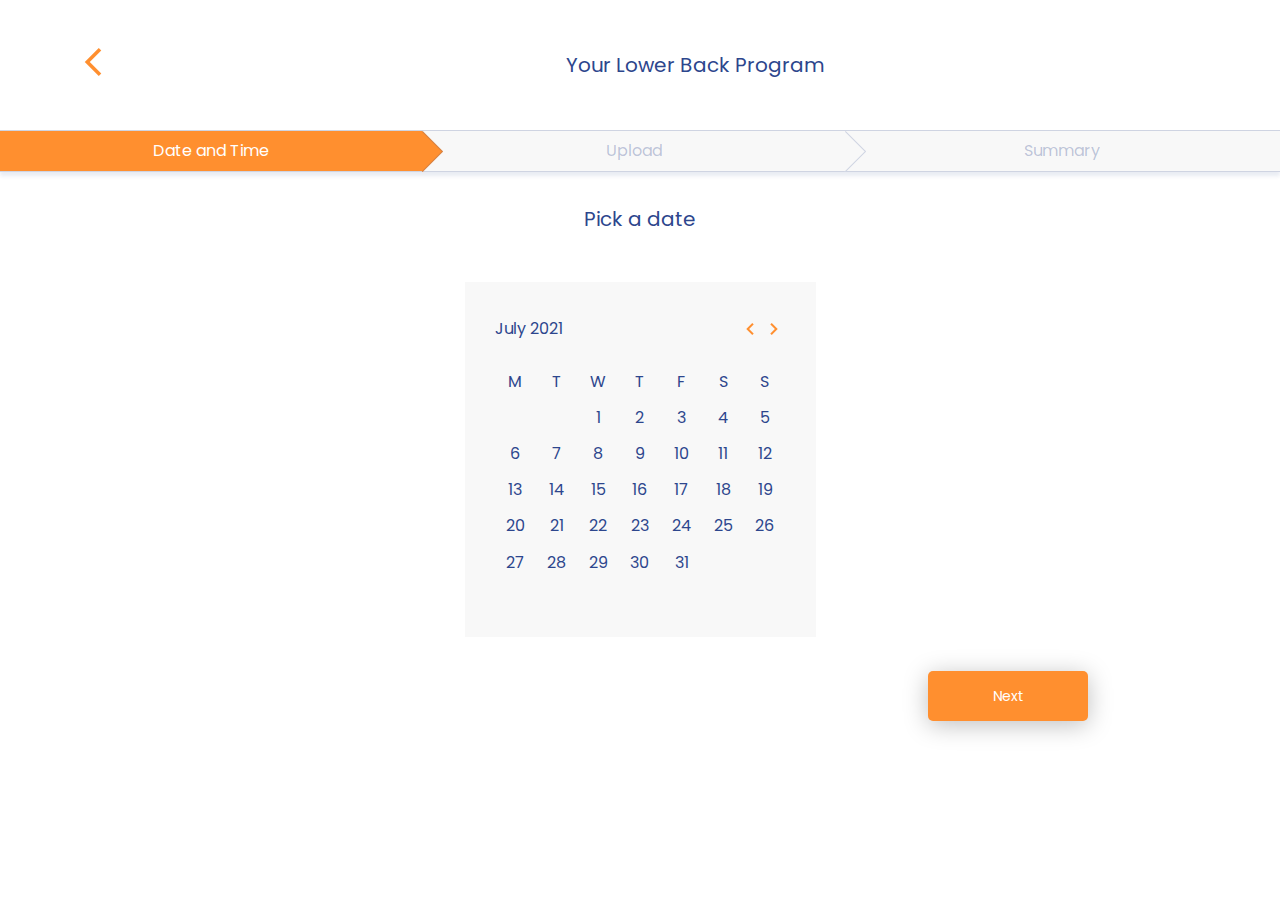
<file: book_consul.html>
<!DOCTYPE html>
<html>
<head>
	<title>Book Consultation</title>
    <meta charset="utf-8">
    <meta name="viewport" content="width=device-width, initial-scale=1.0">
    <!-- <link rel="stylesheet" type="text/css" href="assets/css/common.css"> -->
    <link rel="stylesheet" type="text/css" href="assets/css/book_consul.css">
    <link href='https://fonts.googleapis.com/css?family=Poppins' rel='stylesheet'>

</head>
<body>
    <!-- header section start -->
    <header>
        <div class="back">
            <img src="assets/images/back.png">
        </div>
        <p>
            Your Lower Back Program
        </p>
    </header>

    <!-- main section start -->
    <div class="line">
        <div class="sq_tri">
            <div class="sq active">
            Date and Time
            </div>
            <div class="tri active"></div>
        </div>
        <div class="sq_tri2">
            <div class="sq2 inactive">
            Upload
            </div>
            <div class="tri2 inactive"></div>
        </div>
        <div class="sq_tri3 inactive">
            Summary
        </div>
      </div>

    <!-- date and time section -->
    <div class="date_time container">
        <div class="pick">
            <div class="date">
                <p class="date_name">Pick a date</p>
                <div class="calendar">
                    <div class="group header">
                        <p class="left monthname pointer"></p>
                        <p class="left pointer minusmonth">
                            <img src="assets/images/cal_before.png">
                        </p>
                        <p class="right pointer addmonth">                            
                            <img src="assets/images/cal_next.png">
                        </p>
                    </div>
                    <ul class="group">
                        <li>M</li>
                        <li>T</li>
                        <li>W</li>
                        <li>T</li>
                        <li>F</li>
                        <li>S</li>
                        <li>S</li>
                    </ul>
                </div>
            </div>
            <div class="time">
                <p class="time_name">Pick a time</p>
                <div class="time_slot">
                    <div class="slot_row">
                        <p>08:00 am</p>
                        <p>09:00 am</p>
                    </div>
                    <div class="slot_row">
                        <p>10:00 am</p>
                        <p>11:00 am</p>
                    </div>
                    <div class="slot_row">
                        <p>02:00 pm</p>
                        <p>03:00 pm</p>
                    </div>
                    <div class="slot_row">
                        <p>04:00 pm</p>
                        <p>05:00 pm</p>
                    </div>
                    <div class="slot_row">
                        <p>06:00 pm</p>
                        <p>07:00 pm</p>
                    </div>
                </div>
            </div>
        </div>
        <div class="btn_next">
            <button>Next</button>
        </div>
    </div>

    <!-- upload section -->
    <div class="upload container">
        <p class="upload_title">Upload documents (optional)</p>
        <p class="upload_text">Upload your x-rays and MRI scans, doctors’ opinions and other medical documentation. It will help your Physia Clinic expert provide you with an accurate diagnosis and treatment recommendation.</p>
        <div class="upload_part">
            <input type="file">
            <img src="assets/images/upload.png">
            <p>Upload here</p>
        </div>
        <div class="btn_group">
            <button class="group_back">Back</button>
            <button class="group_next">Next</button>
        </div>
    </div>

    <!-- confirm section start -->
    <div class="confirm container">
        <p class="confirm_title">Summary</p>
        <div class="change_date">
            <div class="date_title">
                <img src="assets/images/calendar.png">
                <p>April 17</p>
            </div>
            <a href="#">change</a>
        </div>
        <div class="change_time">
            <div class="time_title">
                <img src="assets/images/clock.png">
                <p>11:00 am</p>
            </div>
            <a href="#">change</a>
        </div>
        <div class="change_doc">
            <div class="doc_title">
                <img src="assets/images/document.png">
                <p>Doc./certs</p>
            </div>
            <a href="#">change</a>
        </div>
        <div class="btn_booking">
            <button>Confirm Booking</button>
        </div>
    </div>

    <!-- reset popup -->
    <div id="book_popup" class="book_popup">
        <div class="book_content">
            <img src="assets/images/book_cong.png">
            <p class="book_title">Congrats!</p>
            <p class="book_text">You’ve booked your initial consultation.</p>
            <button class="btn_add">Add to Calendar</button>
            <button class="btn_close">Close</button>
        </div>
    </div>

</body>
<script src="https://ajax.googleapis.com/ajax/libs/jquery/3.5.1/jquery.min.js"></script>
<script>
    $(document).ready(function(){
        $(".back img").click(function(){
            window.location.href = "initial_consul.html";
        });
        
        $(".btn_booking button").click(function(){
            $(".book_popup").css("display", "block");
        });
        // $(".forgot_content button").click(function(){
        //     $(".forgot_popup").css("display", "none");
        // });.

        $(".btn_add").click(function(){
            window.location.href = "final_consul.html";
        });
        $(".btn_close").click(function(){
            window.location.href = "final_consul.html";
        });
    });
    var reset = document.getElementById("book_popup");

     // When the user clicks anywhere outside of the modal, close it
    window.onclick = function(event) {
        if (event.target == reset) {
            reset.style.display = "none";
        }
    }

    //stepper 
    $(window).resize(function(){
        if($(window).width() < 600){
            var fff = $(".sq").width() - 6;
            $(".tri").css("left",fff + "px");

            var ffff = $(".sq2").width() - 6;
            $(".tri2").css("left",ffff + "px");

            $(window).resize(function(){
                var ffff = $(".sq").width() - 6;
                $(".tri").css("left",ffff + "px");

                var fff = $(".sq2").width() - 6;
                $(".tri2").css("left",fff + "px");
            });
        }else{
            var asdf = $(".sq").width() - 14;
            $(".tri").css("left",asdf + "px");

            var asd = $(".sq2").width() - 14;
            $(".tri2").css("left",asd + "px");

            $(window).resize(function(){
                var asdf = $(".sq").width() - 14;
                $(".tri").css("left",asdf + "px");

                var asd = $(".sq2").width() - 14;
                $(".tri2").css("left",asd + "px");
            })
        }
    });
    $(document).ready(function(){
        if($(window).width() < 600){
            var fff = $(".sq").width() - 6;
            $(".tri").css("left",fff + "px");

            var ffff = $(".sq2").width() - 6;
            $(".tri2").css("left",ffff + "px");
        }else{
            var asdf = $(".sq").width() - 14;
            $(".tri").css("left",asdf + "px");

            var asd = $(".sq2").width() - 14;
            $(".tri2").css("left",asd + "px");
        }
        
    });

    //main activity
    $(document).ready(function(){
        $(".btn_next button").click(function(){
            $(".date_time").css("display","none")
            $(".upload").css("display","flex");

            $(".sq2").css("color", "#fff");
            $(".sq2").addClass("active");
            $(".tri2").addClass("active");
            $(".sq2").removeClass("inactive");
            $(".tri2").removeClass("inactive");

            $(".sq").css("color","#2D468D");
            $(".sq").addClass("inactive");
            $(".tri").addClass("inactive");
            $(".sq").removeClass("active");
            $(".tri").removeClass("active");

            //to first step
            $(".sq_tri").click(function(){
                $(".upload").css("display","none");
                $(".date_time").css("display","block");

                $(".sq2").css("color", "rgba(45, 70, 141, 0.3)");
                $(".sq2").addClass("inactive");
                $(".tri2").addClass("inactive");
                $(".sq2").removeClass("active");
                $(".tri2").removeClass("active");

                $(".sq").css("color","#fff");
                $(".sq").addClass("active");
                $(".tri").addClass("active");
                $(".sq").removeClass("inactive");
                $(".tri").removeClass("inactive");
            })
        });
        
        $(".group_back").click(function(){
            $(".upload").css("display","none");
            $(".date_time").css("display","block");

            $(".sq2").css("color", "rgba(45, 70, 141, 0.3)");
            $(".sq2").addClass("inactive");
            $(".tri2").addClass("inactive");
            $(".sq2").removeClass("active");
            $(".tri2").removeClass("active");

            $(".sq").css("color","#fff");
            $(".sq").addClass("active");
            $(".tri").addClass("active");
            $(".sq").removeClass("inactive");
            $(".tri").removeClass("inactive");
        });

        $(".group_next").click(function(){
            $(".upload").css("display","none");
            $(".confirm").css("display","block");

            $(".sq2").css("color", "#2D468D");
            $(".sq2").addClass("inactive");
            $(".tri2").addClass("inactive");
            $(".sq2").removeClass("active");
            $(".tri2").removeClass("active");

            $(".sq_tri3").css("color","#fff");
            $(".sq_tri3").addClass("active");
            $(".sq_tri3").removeClass("inactive");

            //to second step
            $(".sq_tri2").click(function(){
                $(".date_time").css("display","none")
                $(".confirm").css("display","none")
                $(".upload").css("display","flex");

                $(".sq2").css("color", "#fff");
                $(".sq2").addClass("active");
                $(".tri2").addClass("active");
                $(".sq2").removeClass("inactive");
                $(".tri2").removeClass("inactive");

                $(".sq_tri3").css("color","rgba(45, 70, 141, 0.3)");
                $(".sq_tri3").addClass("inactive");
                $(".sq_tri3").removeClass("active");
            })
        });
    })
</script>

<!-- calendar script -->
<script>
    var themonth = 1;
    renderCal(themonth);
    
    $('.minusmonth').click(function(){
        themonth += -1;
        renderCal(themonth);
    });
    
    $('.addmonth').click(function(){
        themonth += 1;
        renderCal(themonth);
    });
    
    function renderCal(themonth){
        $('.calendar li').remove();
        $('.calendar ul').append('<li>M</li><li>T</li><li>W</li><li>T</li><li>F</li><li>S</li> <li>S</li>');
        var d = new Date(),
            currentMonth = d.getMonth()+themonth, // get this month
            days = numDays(currentMonth,d.getYear()), // get number of days in the month
            fDay = firstDay(currentMonth,d.getYear())-1, // find what day of the week the 1st lands on
            months = ['January','February','March','April','May','June','July','August','September','October','November','December']; // month names
        
        $('.calendar p.monthname').text(months[currentMonth-1]+ " " + "2021"); // add month name to calendar
        
        for (var i=0;i<fDay-1;i++) { // place the first day of the month in the correct position
            $('<li class="empty">&nbsp;</li>').appendTo('.calendar ul');
        }
        
        for (var i = 1;i<=days;i++) { // write out the days
            $('<li>'+i+'</li>').appendTo('.calendar ul');
        }
        
        function firstDay(month,year) {
            return new Date(year,month,1).getDay();
        }
        
        function numDays(month,year) {
            return new Date(year,month,0).getDate();
        }
        
        $('.calendar li').click(function(){ 
            $('.calendar li').removeClass('active');
            $(this).addClass('active');

            if($(window).width() < 1023){
                $(".date").css("width","100%");
            }
            $(".time").css("display","flex");
        });
    }
</script>
</html>
</file>
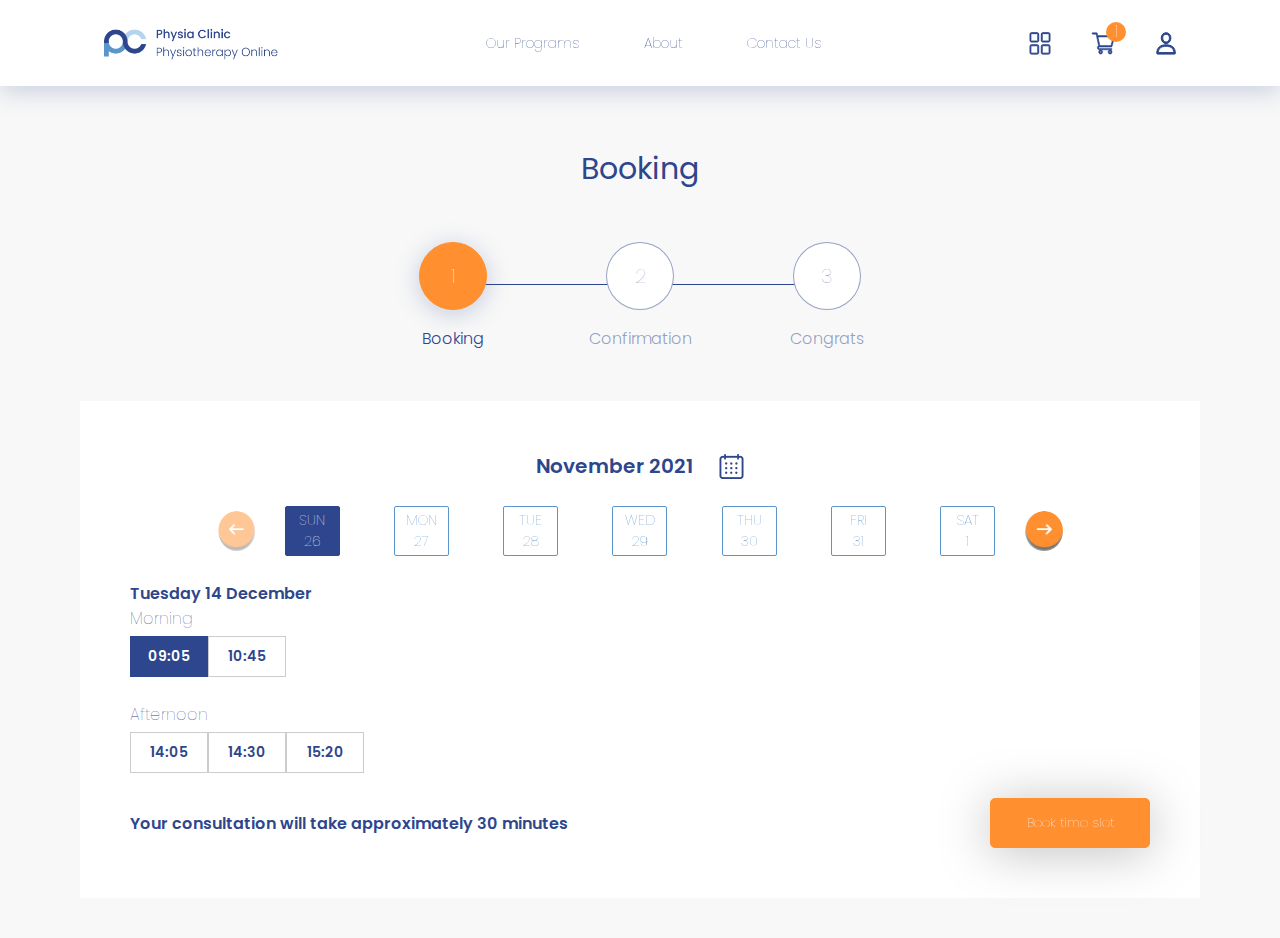
<file: booking.html>
<html lang="en">
<head>
    <meta charset="UTF-8">
    <meta http-equiv="X-UA-Compatible" content="IE=edge">
    <meta name="viewport" content="width=device-width, initial-scale=1.0">
    <link rel="stylesheet" type="text/css" href="assets/css/nav_white.css">
    <link rel="stylesheet" href="assets/css/booking.css">
    <link rel="stylesheet" href="assets/css/splide-core.min.css">
    <link rel="stylesheet" href="https://fonts.googleapis.com/css?family=Poppins">
    <title>Booking</title>
</head>
<body>
    <!-- header section start -->
    <header>
        <div class="header_main">
            <a href="index.html" class="header_logo">
                <img class="light_logo" src="assets/images/logo.png">
                <img class="dark_logo" src="assets/images/dark_logo.png">
            </a>
            <div class="header_items">
                <div class="navbar_wrapper">
                    <a class="navbar_prog" href="our_programs.html">
                        Our Programs
                    </a>
                    <div class="navbar_hover">
                        <div class="navbar_desk">
                            <div class="nav_left"></div>
                            <div class="nav_right">
                                <a class="nav_1" href="lower_back_program.html"><p>Lower Back Program</p></a>
                                <a class="nav_2">
                                    <p >Neck Program</p>
                                    <span>Coming Soon</span>
                                </a>
                                <a class="nav_3">
                                    <p>Hips Program</p>
                                    <span>Coming Soon</span>
                                </a>
                            </div>
                        </div>
                    </div>
                </div>
                <a href="about.html">About</a>
                <a href="contact_us.html">Contact Us</a>
            </div>
            <div class="header_icons">
                <div class="icons icon_show">
                    <img src="assets/images/header1.svg">
                    <a href="#">
                        <img src="assets/images/cart.svg">
                    </a>
                    <img src="assets/images/contact.svg">
                </div>
                <div class="icons_hover">
                    <a href="landing.html"><img src="assets/images/header2.svg"></a>
                    <a href="#" class="icon_cart">
                        <img src="assets/images/cart1.svg">
                        <span>1</span>
                    </a>
                    <a ><img src="assets/images/contact1.svg"></a>
                </div>
            </div>
            <div class="hamburger">
                <img class="hamburger_btn" src="assets/images/hamburger_1.svg">
                <div class="nav_mob">
                    <div class="mob_up">
                        <div><a href="index.html"><img src="assets/images/dark_logo.png"></a></div>
                        <div class="close"><img src="assets/images/close.svg"></div>
                    </div>
                    <div class="mob_down">
                        <div class="">
                            <div class="nav_our nav_pro">
                                <a href="our_programs.html">Our programs</a>
                                <div class="arrow_down"><img src="assets/images/arrow_up.svg"></div>
                                <div class="arrow_up"><img src="assets/images/arrow.svg"></div>
                            </div>
                            <div class="nav_our_detail">
                                <a class="nav_pro lower_back" href="lower_back_program.html">Lower Back Program</a>
                                <div class="nav_pro">
                                    <a>Neck Program</a>
                                    <span>Coming Soon</span>
                                </div>
                                <div class="nav_pro">
                                    <a>Hips Program</a>
                                    <span>Coming Soon</span>
                                </div>
                            </div>
                        </div>
                        <a class="nav_pro" href="about.html">About</a>
                        <a class="nav_pro" href="contact_us.html">Contact Us</a>
                    </div>
                </div>
            </div>
        </div>
    </header>
    <main>
        <div id="booking" class="tabcontent" style="display: block;">
            <h4 class="h-1">Booking</h4>
            <div class="stepper-wrapper">
                <div class="stepper-item item-active">
                    <div class="step-counter">1</div>
                    <div class="step-name">Booking</div>
                </div>
                <div class="stepper-item">
                    <div class="step-counter">2</div>
                    <div class="step-name">Confirmation</div>
                </div>
                <div class="stepper-item">
                    <div class="step-counter">3</div>
                    <div class="step-name">Congrats</div>
                </div>
            </div>
            <div class="container-1">
                <div class="flex-1">
                    <div>
                        <div><p>November 2021</p></div>
                        <div><img src="assets/images/calendar-1.png" alt="" /></div>
                    </div>
                </div>
                <div class="splide calender-grid">
                    <div class="splide__arrows prev next">
                        <button id="prev" class="splide__arrow splide__arrow--prev"><img src="assets/images/arrow-right.png" alt="" /></button>
                        <button id="next" class="splide__arrow splide__arrow--next"><img src="assets/images/arrow-right.png" alt="" /></button>
                    </div>
                    <div class="splide__track">
                        <div id="content" class="splide__list">
                            <div class="splide__slide"><div class="date active"><p>tue</p><p>14</p></div></div>
                            <div class="splide__slide"><div class="date"><p>wed</p><p>15</p></div></div>
                            <div class="splide__slide"><div class="date"><p>thu</p><p>15</p></div></div>
                            <div class="splide__slide"><div class="date"><p>fri</p><p>15</p></div></div>
                            <div class="splide__slide"><div class="date"><p>sat</p><p>15</p></div></div>
                            <div class="splide__slide"><div class="date"><p>sun</p><p>15</p></div></div>
                            <div class="splide__slide"><div class="date"><p>mon</p><p>15</p></div></div>
                            <div class="splide__slide"><div class="date"><p>tue</p><p>14</p></div></div>
                            <div class="splide__slide"><div class="date"><p>wed</p><p>15</p></div></div>
                            <div class="splide__slide"><div class="date"><p>thu</p><p>15</p></div></div>
                            <div class="splide__slide"><div class="date"><p>fri</p><p>15</p></div></div>
                            <div class="splide__slide"><div class="date"><p>sat</p><p>15</p></div></div>
                            <div class="splide__slide"><div class="date"><p>sun</p><p>15</p></div></div>
                            <div class="splide__slide"><div class="date"><p>mon</p><p>15</p></div></div>
                            <div class="splide__slide"><div class="date"><p>tue</p><p>14</p></div></div>
                            <div class="splide__slide"><div class="date"><p>wed</p><p>15</p></div></div>
                            <div class="splide__slide"><div class="date"><p>thu</p><p>15</p></div></div>
                            <div class="splide__slide"><div class="date"><p>fri</p><p>15</p></div></div>
                            <div class="splide__slide"><div class="date"><p>sat</p><p>15</p></div></div>
                            <div class="splide__slide"><div class="date"><p>sun</p><p>15</p></div></div>
                            <div class="splide__slide"><div class="date"><p>mon</p><p>15</p></div></div>
                            <div class="splide__slide"><div class="date"><p>tue</p><p>14</p></div></div>
                            <div class="splide__slide"><div class="date"><p>wed</p><p>15</p></div></div>
                            <div class="splide__slide"><div class="date"><p>thu</p><p>15</p></div></div>
                            <div class="splide__slide"><div class="date"><p>fri</p><p>15</p></div></div>
                            <div class="splide__slide"><div class="date"><p>sat</p><p>15</p></div></div>
                            <div class="splide__slide"><div class="date"><p>sun</p><p>15</p></div></div>
                            <div class="splide__slide"><div class="date"><p>mon</p><p>15</p></div></div>
                            <div class="splide__slide"><div class="date"><p>tue</p><p>14</p></div></div>
                            <div class="splide__slide"><div class="date"><p>wed</p><p>15</p></div></div>
                            <div class="splide__slide"><div class="date"><p>thu</p><p>15</p></div></div>
                            <div class="splide__slide"><div class="date"><p>fri</p><p>15</p></div></div>
                            <div class="splide__slide"><div class="date"><p>sat</p><p>15</p></div></div>
                            <div class="splide__slide"><div class="date"><p>sun</p><p>15</p></div></div>
                            <div class="splide__slide"><div class="date"><p>mon</p><p>15</p></div></div>
                        </div>
                    </div>
                </div>
                <p class="para-1">Tuesday 14 December</p>
                <div class="flex-2">
                    <div><p>Morning</p></div>
                    <div>
                        <div class="box morning active">09:05</div>
                        <div class="box morning">10:45</div>
                    </div>
                </div>
                <div class="flex-2">
                    <div><p>Afternoon</p></div>
                    <div>
                        <div class="box afternoon">14:05</div>
                        <div class="box afternoon">14:30</div>
                        <div class="box afternoon">15:20</div>
                    </div>
                </div>
                <div class="flex-3">
                    <div><p class="para-1">Your consultation will take approximately 30 minutes</p></div>
                    <div><button class="tablinks" onclick="openTabs(event, 'confirmation')">Book time slot</button></div>
                </div>
            </div>
        </div>
        <div id="confirmation" class="tabcontent">
            <h4 class="h-1">Cart</h4>
            <div class="stepper-wrapper">
                <div class="stepper-item item-completed">
                    <div class="step-counter">1</div>
                    <div class="step-name">Booking</div>
                </div>
                <div class="stepper-item item-active">
                    <div class="step-counter">2</div>
                    <div class="step-name">Confirmation</div>
                </div>
                <div class="stepper-item">
                    <div class="step-counter">3</div>
                    <div class="step-name">Congrats</div>
                </div>
            </div>
            <div class="container-1">
                <div class="flex-4">
                    <div><p>Virtual Consultation Details</p></div>
                </div>
                <div class="flex-5">
                    <div>
                        <img src="assets/images/icon-6.png" alt="" />
                        <p>23 October, 10:30</p>
                    </div>
                    <div>
                        <img src="assets/images/icon-7.png" alt="" />
                        <p>Dr Jane Doe</p>
                    </div>
                    <div>
                        <img src="assets/images/icon-5.png" alt="" />
                        <p>Lower Back</p>
                    </div>
                </div>
                <div class="flex-3">
                    <div><button class="tablinks" onclick="openTabs(event, 'booking')">Reschedule</button></div>
                    <div><button class="tablinks" onclick="openTabs(event, 'congrats')">Continue</button></div>
                </div>
            </div>
        </div>
        <div id="congrats" class="tabcontent">
            <h4 class="h-1">Cart</h4>
            <div class="stepper-wrapper">
                <div class="stepper-item item-completed">
                    <div class="step-counter">1</div>
                    <div class="step-name">Booking</div>
                </div>
                <div class="stepper-item item-completed">
                    <div class="step-counter">2</div>
                    <div class="step-name">Confirmation</div>
                </div>
                <div class="stepper-item item-active">
                    <div class="step-counter">3</div>
                    <div class="step-name">Congrats</div>
                </div>
            </div>
            <p class="para-2 text-center">Congratulations! You’ve just booked a consultation with our experts.</p>
            <div class="flex-7">
                <div><a href = "journey.html"><button>Go to Dashboard</button></a></div>
            </div>
        </div>
    </main>
    <script src="https://ajax.googleapis.com/ajax/libs/jquery/3.5.1/jquery.min.js"></script>
    <script src="assets/javascript/script_white.js"></script> 
    <script src="assets/javascript/splide.min.js"></script>
    <script>
        function openTabs(evt, cityName) {
            var i, tabcontent;
            tabcontent = document.getElementsByClassName("tabcontent");
            for (i = 0; i < tabcontent.length; i++) {
                tabcontent[i].style.display = "none";
            }
            document.getElementById(cityName).style.display = "block";
        }
    </script>       
    <script>
        var mornings = document.getElementsByClassName("morning");
        var afternoons = document.getElementsByClassName("afternoon");
        var dates = document.getElementsByClassName("date");
        var content = document.getElementById("content");
        for (var i = 0; i < mornings.length; i++) {
            mornings[i].addEventListener("click", function() {
                for (var j = 0; j < mornings.length; j++) {
                    mornings[j].classList.remove("active");
                }
                this.classList.toggle("active");
            });
        }
        for (var i = 0; i < afternoons.length; i++) {
            afternoons[i].addEventListener("click", function() {
                for (var j = 0; j < afternoons.length; j++) {
                    afternoons[j].classList.remove("active");
                }
                this.classList.toggle("active");
            });
        }
        for (var i = 0; i < dates.length; i++) {
            dates[i].addEventListener("click", function() {
                for (var j = 0; j < dates.length; j++) {
                    dates[j].classList.remove("active");
                }
                this.classList.toggle("active");
            });
        }
        
        /* calendar start */
        const days = ["sun", "mon", "tue", "wed", "thu", "fri", "sat"];
        const today = new Date();
        for (var i = 0; i < content.children.length; i++) {
            let day = new Date();
            let date = new Date();
            day.setDate(today.getDate() + i);
            date.setDate(today.getDate() + i);
            dates[i].getElementsByTagName("P")[0].innerHTML = days[day.getDay()]; 
            dates[i].getElementsByTagName("P")[1].innerHTML = date.getDate();   
        }
        document.addEventListener( 'DOMContentLoaded', function() {
            var splide = new Splide( '.splide', {
                width: '75%',
                perPage: 7,
                pagination: false,
                breakpoints: {
                    768: {
                        perPage: 4,
                    },
                    320: {
                        perPage: 1,
                    },
                },
            });
            splide.mount();
        });
        /* calendar end */       
    </script>       
</body>
</html>
</file>
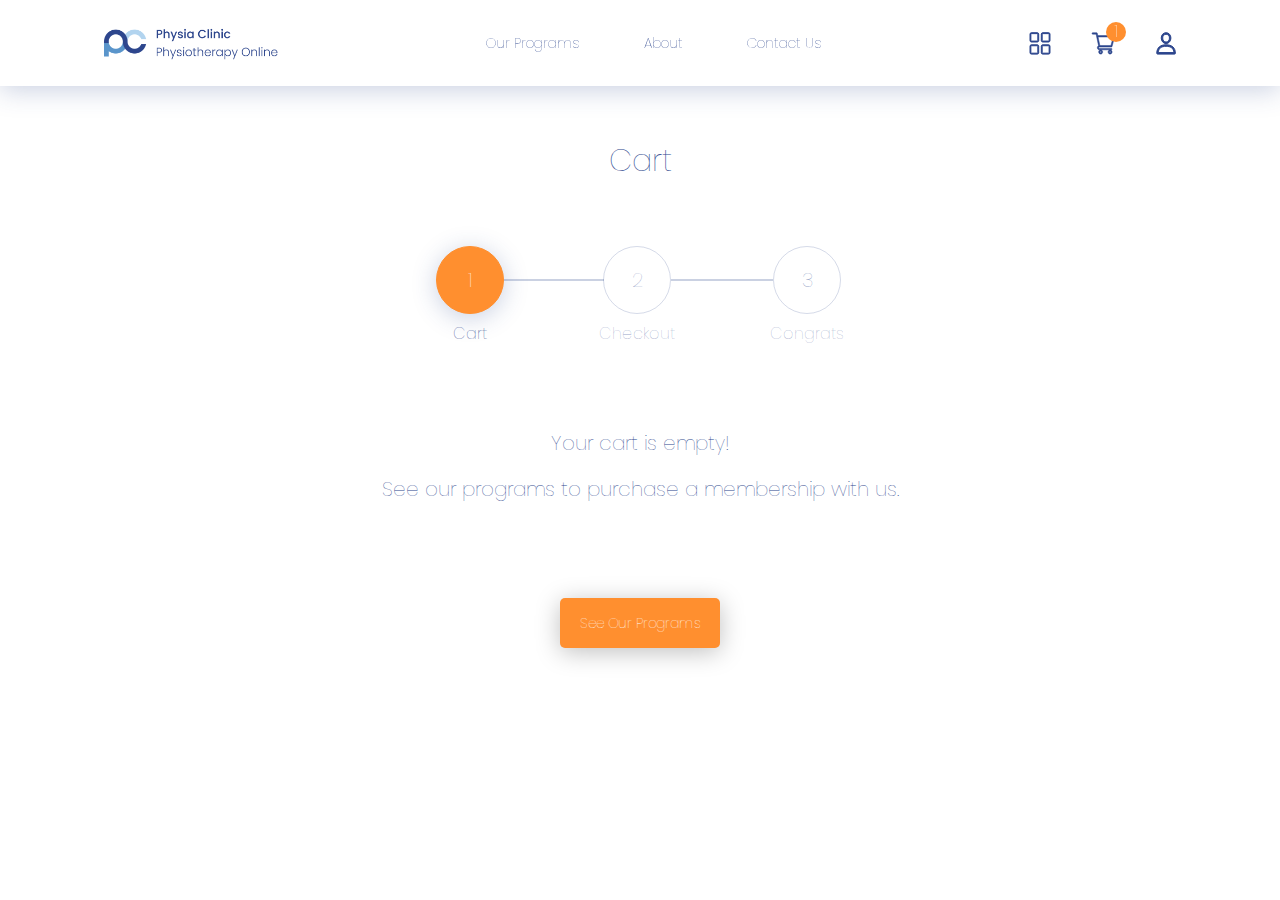
<file: cart_empty.html>
<!DOCTYPE html>
<html>
<head>
	<title>Cart Empty</title>
    <meta charset="utf-8">
    <meta name="viewport" content="width=device-width, initial-scale=1.0">
    <link rel="stylesheet" type="text/css" href="assets/css/nav_white.css">
    <link rel="stylesheet" type="text/css" href="assets/css/cart_empty.css">
    <link href='https://fonts.googleapis.com/css?family=Poppins' rel='stylesheet'>

</head>
<body>
    <!-- header section start -->
    <header>
        <div class="header_main">
            <a href="index.html" class="header_logo">
                <img class="light_logo" src="assets/images/logo.png">
                <img class="dark_logo" src="assets/images/dark_logo.png">
            </a>
            <div class="header_items">
                <div class="navbar_wrapper">
                    <a class="navbar_prog" href="our_programs.html">
                        Our Programs
                    </a>
                    <div class="navbar_hover">
                        <div class="navbar_desk">
                            <div class="nav_left"></div>
                            <div class="nav_right">
                                <a class="nav_1" href="lower_back_program.html"><p>Lower Back Program</p></a>
                                <a class="nav_2">
                                    <p >Neck Program</p>
                                    <span>Coming Soon</span>
                                </a>
                                <a class="nav_3">
                                    <p>Hips Program</p>
                                    <span>Coming Soon</span>
                                </a>
                            </div>
                        </div>
                    </div>
                </div>
                <a href="about.html">About</a>
                <a href="contact_us.html">Contact Us</a>
            </div>
            <div class="header_icons">
                <div class="icons icon_show">
                    <img src="assets/images/header1.svg">
                    <a href="#">
                        <img src="assets/images/cart.svg">
                    </a>
                    <img src="assets/images/contact.svg">
                </div>
                <div class="icons_hover">
                    <a href="landing.html"><img src="assets/images/header2.svg"></a>
                    <a href="#" class="icon_cart">
                        <img src="assets/images/cart1.svg">
                        <span>1</span>
                    </a>
                    <a ><img src="assets/images/contact1.svg"></a>
                </div>
            </div>
            <div class="hamburger">
                <img class="hamburger_btn" src="assets/images/hamburger_1.svg">
                <div class="nav_mob">
                    <div class="mob_up">
                        <div><a href="index.html"><img src="assets/images/dark_logo.png"></a></div>
                        <div class="close"><img src="assets/images/close.svg"></div>
                    </div>
                    <div class="mob_down">
                        <div class="">
                            <div class="nav_our nav_pro">
                                <a href="our_programs.html">Our programs</a>
                                <div class="arrow_down"><img src="assets/images/arrow_up.svg"></div>
                                <div class="arrow_up"><img src="assets/images/arrow.svg"></div>
                            </div>
                            <div class="nav_our_detail">
                                <a class="nav_pro lower_back" href="lower_back_program.html">Lower Back Program</a>
                                <div class="nav_pro">
                                    <a>Neck Program</a>
                                    <span>Coming Soon</span>
                                </div>
                                <div class="nav_pro">
                                    <a>Hips Program</a>
                                    <span>Coming Soon</span>
                                </div>
                            </div>
                        </div>
                        <a class="nav_pro" href="about.html">About</a>
                        <a class="nav_pro" href="contact_us.html">Contact Us</a>
                    </div>
                </div>
            </div>
        </div>
    </header>

    <div class="cart_title">Cart</div>
    <div class="cart_steps">
        <div class="cart_first">
            <div class="cart_number">1</div>
            <p>Cart</p>
        </div>
        <div class="cart_second">
            <div>2</div>
            <p>Checkout</p>
        </div>
        <div class="cart_third">
            <div>3</div>
            <p>Congrats</p>
        </div>
    </div>
    <p class="cart_status">Your cart is empty!</p>
    <p class="cart_text">See our programs to purchase a membership with us.</p>
    <div class="btn_cart">
        <button>See Our Programs</button>
    </div>


</body>
<script src="https://ajax.googleapis.com/ajax/libs/jquery/3.5.1/jquery.min.js"></script>
<script type="text/javascript" src="assets/javascript/script_white.js"></script>
<script src="assets/javascript/select-box.js"></script>
<script>
    $(document).ready(function(){
        $("button").click(function(){
            window.location.href = "our_programs.html"
        });
    })
</script>
</html>
</file>
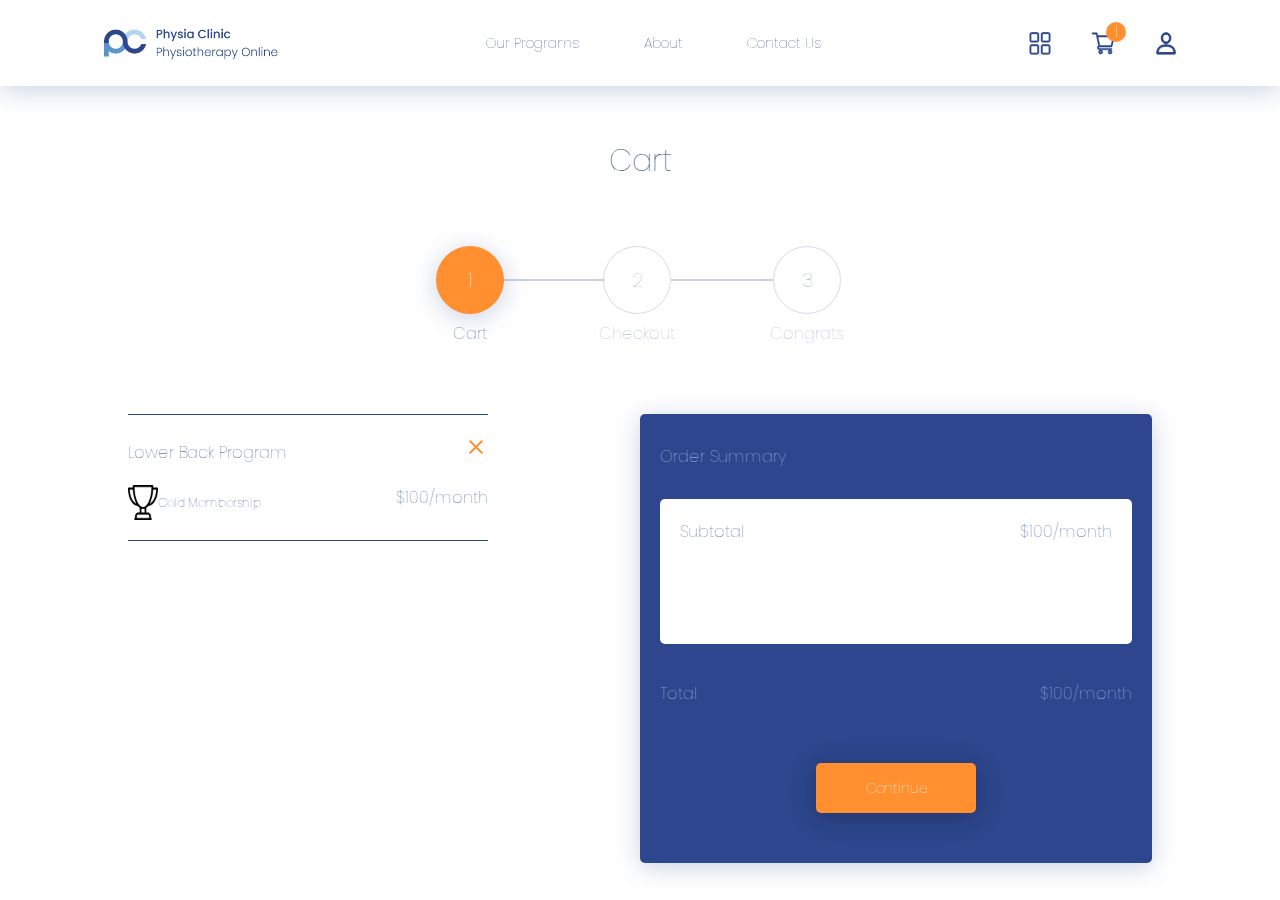
<file: cart_gold.html>
<!DOCTYPE html>
<html>
<head>
	<title>Cart Gold</title>
    <meta charset="utf-8">
    <meta name="viewport" content="width=device-width, initial-scale=1.0">
    <link rel="stylesheet" type="text/css" href="assets/css/nav_white.css">
    <link rel="stylesheet" type="text/css" href="assets/css/cart_gold.css">
    <link href='https://fonts.googleapis.com/css?family=Poppins' rel='stylesheet'>

</head>
<body>
    <!-- header section start -->
    <header>
        <div class="header_main">
            <a href="index.html" class="header_logo">
                <img class="light_logo" src="assets/images/logo.png">
                <img class="dark_logo" src="assets/images/dark_logo.png">
            </a>
            <div class="header_items">
                <div class="navbar_wrapper">
                    <a class="navbar_prog" href="our_programs.html">
                        Our Programs
                    </a>
                    <div class="navbar_hover">
                        <div class="navbar_desk">
                            <div class="nav_left"></div>
                            <div class="nav_right">
                                <a class="nav_1" href="lower_back_program.html"><p>Lower Back Program</p></a>
                                <a class="nav_2">
                                    <p >Neck Program</p>
                                    <span>Coming Soon</span>
                                </a>
                                <a class="nav_3">
                                    <p>Hips Program</p>
                                    <span>Coming Soon</span>
                                </a>
                            </div>
                        </div>
                    </div>
                </div>
                <a href="about.html">About</a>
                <a href="contact_us.html">Contact Us</a>
            </div>
            <div class="header_icons">
                <div class="icons icon_show">
                    <img src="assets/images/header1.svg">
                    <a href="#">
                        <img src="assets/images/cart.svg">
                    </a>
                    <img src="assets/images/contact.svg">
                </div>
                <div class="icons_hover">
                    <img src="assets/images/header2.svg">
                    <a href="#" class="icon_cart">
                        <img src="assets/images/cart1.svg">
                        <span>1</span>
                    </a>
                    <img src="assets/images/contact1.svg">
                </div>
            </div>
            <div class="hamburger">
                <img class="hamburger_btn" src="assets/images/hamburger_1.svg">
                <div class="nav_mob">
                    <div class="mob_up">
                        <div><a href="index.html"><img src="assets/images/dark_logo.png"></a></div>
                        <div class="close"><img src="assets/images/close.svg"></div>
                    </div>
                    <div class="mob_down">
                        <div class="">
                            <div class="nav_our nav_pro">
                                <a href="our_programs.html">Our programs</a>
                                <div class="arrow_down"><img src="assets/images/arrow_up.svg"></div>
                                <div class="arrow_up"><img src="assets/images/arrow.svg"></div>
                            </div>
                            <div class="nav_our_detail">
                                <a class="nav_pro lower_back" href="lower_back_program.html">Lower Back Program</a>
                                <div class="nav_pro">
                                    <a>Neck Program</a>
                                    <span>Coming Soon</span>
                                </div>
                                <div class="nav_pro">
                                    <a>Hips Program</a>
                                    <span>Coming Soon</span>
                                </div>
                            </div>
                        </div>
                        <a class="nav_pro" href="about.html">About</a>
                        <a class="nav_pro" href="contact_us.html">Contact Us</a>
                    </div>
                </div>
            </div>
        </div>
    </header>

    <div class="cart_title">Cart</div>
    <div class="cart_steps">
        <div class="cart_first">
            <div class="cart_number">1</div>
            <p>Cart</p>
        </div>
        <div class="cart_second">
            <div>2</div>
            <p>Checkout</p>
        </div>
        <div class="cart_third">
            <div>3</div>
            <p>Congrats</p>
        </div>
    </div>

    <div class="container gold">
        <div class="gold_content">
            <div class="gold_first">
                <p>Lower Back Program</p>
                <img src="assets/images/close.png">
            </div>
            <div class="gold_second">
                <div>
                    <img src="assets/images/mem_tro.png">
                    <p>Gold Membership</p>
                </div>
                <div>$100/month</div>
            </div>  
        </div>
        <div class="summary">
            <p>Order Summary</p>
            <div class="subtotal">
                <p>Subtotal</p>
                <p>$100/month</p>
            </div>
            <div class="total">
                <p>Total</p>
                <p>$100/month</p>
            </div>
            <div class="btn_continue">
                <button>Continue</button>
            </div>
        </div>
    </div>

    <div class="container gold_step2">
        <div class="billing">
            <p class="bil_title">Billing Information</p>
            <div class="bil_first">
                <input type="text" placeholder="First Name">
            </div>
            <div class="bil_last">
                <input type="text" placeholder="Last Name">
            </div>
            <div class="bil_lin1">
                <input type="text" placeholder="Address Line 1">
            </div>
            <div class="bil_lin2">
                <input type="text" placeholder="Address Line 2">
            </div>
            <div class="bil_city">
                <input type="text" placeholder="City">
            </div>
            <div class="bil_code">
                <input type="text" placeholder="Postcaode">
            </div>
            <div class="btn_bil">
                <button>Save Changes</button>
            </div>
        </div>
        <div class="infor">
            <p class="inf_title">Payment Information</p>
            <div class="inf_current">
                <input type="text">
            </div>
            <div class="btn_inf">
                <button>Purchase</button>
            </div>
        </div>
    </div>

    <div class="container gold_step3">
        <p class="cong">Congratulations! You’ve just taken the first step towards physical wellbeing.</p>
        <p class="treat">Book your personalized consultation now and receive your personalized treatment plan.</p>
        <div class="call_now">
            <button>Book Call Now</button>
        </div>
        <div class="later">
            <button>I’ll Do It Later</button>
        </div>
    </div>

    <!-- popup start -->
    <div id="plus_popup" class="plus_popup">
        <div class="container mem_content">
            <div class="popup_close">
                <img class="close" src="assets/images/close.png">
            </div>
            <p class="membership_title">Would you like to upgrade your memership?</p>
            <div class="member_items">
                <div class="member_card card_ruby">
                    <p class="mem_name">For emergencies!</p>
                    <img src="assets/images/mem_ruby.png">
                    <p class="mem_cardname">Ruby</p>
                    <p class="mem_cardunit">$399/month</p>
                    <button>Choose Ruby</button>
                    <div class="mem_cardtext">
                        <img src="assets/images/mem_tick.png">
                        <span>Customized treatment</span>
                    </div>
                    <div class="mem_cardtext">
                        <img src="assets/images/mem_tick.png">
                        <span>4 one-hour video call consultations a month</span>
                    </div>
                </div>
                <div class="member_card card_plus">
                    <p class="mem_name">For an immersive experience</p>
                    <img src="assets/images/mem_plus.png">
                    <p class="mem_cardname">Gold Plus</p>
                    <p class="mem_cardunit">$299/month</p>
                    <button>Choose Gold Plus</button>
                    <div class="mem_cardtext">
                        <img src="assets/images/mem_tick.png">
                        <span>Customized treatment</span>
                    </div>
                    <div class="mem_cardtext">
                        <img src="assets/images/mem_tick.png">
                        <span>2 one-hour video call consultations a month</span>
                    </div>
                    <div class="mem_cardtext">
                        <img src="assets/images/mem_tick.png">
                        <span>Extra VR content for an even more immersive treatment experience</span>
                    </div>
                </div>
                <div class="member_card card_gold">
                    <p class="mem_name">For more expert support</p>
                    <img src="assets/images/mem_tro.png">
                    <p class="mem_cardname">Gold</p>
                    <p class="mem_cardunit">$229/month</p>
                    <button>Downgrade</button>
                    <div class="mem_cardtext">
                        <img src="assets/images/mem_tick.png">
                        <span>Customized treatment</span>
                    </div>
                    <div class="mem_cardtext">
                        <img src="assets/images/mem_tick.png">
                        <span>2 one-hour video call consultations a month</span>
                    </div>
                </div>
                <div class="member_card card_silver">
                    <p class="mem_name">For the essential support</p>
                    <img src="assets/images/mem_med.png">
                    <p class="mem_cardname">Silver</p>
                    <p class="mem_cardunit">$139/month</p>
                    <button>Downgrade</button>
                    <div class="mem_cardtext">
                        <img src="assets/images/mem_tick.png">
                        <span>Customized treatment</span>
                    </div>
                    <div class="mem_cardtext">
                        <img src="assets/images/mem_tick.png">
                        <span>1 one-hour video call consultations a month</span>
                    </div>
                </div>
            </div>
        </div>
    </div>


</body>
<script src="https://ajax.googleapis.com/ajax/libs/jquery/3.5.1/jquery.min.js"></script>
<script type="text/javascript" src="assets/javascript/script_white.js"></script>
<script src="assets/javascript/select-box.js"></script>
<script>
    $(document).ready(function(){
        $(".btn_continue button").click(function(){
            $(".cart_first div").css({"background":"#fff","border":"1px solid rgba(45, 70, 141, 0.5)","color":"rgba(45, 70, 141, 0.5)"});
            $(".cart_second div").css({"background":"#FF8F2F","border":"1px solid #FF8F2F","color":"white","box-shadow":"0px 4px 25px rgba(45, 70, 141, 0.25)"});
            $(".cart_second p").css("color","#2D468D");

            $(".gold").css("display","none");
            $(".gold_step2").css("display","flex");

            $(".cart_first div").click(function(){
                $(".gold").css("display","flex");
                $(".gold_step2").css("display","none");
                $(".gold_step3").css("display","none");
            });
        });
        $(".btn_inf button").click(function(){
            $(".cart_second div").css({"background":"#fff","border":"1px solid rgba(45, 70, 141, 0.5)","color":"rgba(45, 70, 141, 0.5)"});
            $(".cart_third div").css({"background":"#FF8F2F","border":"1px solid #FF8F2F","color":"white","box-shadow":"0px 4px 25px rgba(45, 70, 141, 0.25)"});
            $(".cart_third p").css("color","#2D468D");

            $(".gold_step2").css("display","none");
            $(".gold_step3").css("display","block");
            
            $(".cart_second div").click(function(){
                $(".gold").css("display","none");
                $(".gold_step3").css("display","none");
                $(".gold_step2").css("display","flex");
            })
        });

        $(".later button").click(function(){
            window.location.href = "landing.html";
        });

        //popup appearing
        $(".btn_continue button").click(function(){
            $(".plus_popup").css("display", "block");
        });
        $(".popup_close img").click(function(){
            $(".plus_popup").css("display", "none");
        })
    })
</script>
</html>
</file>
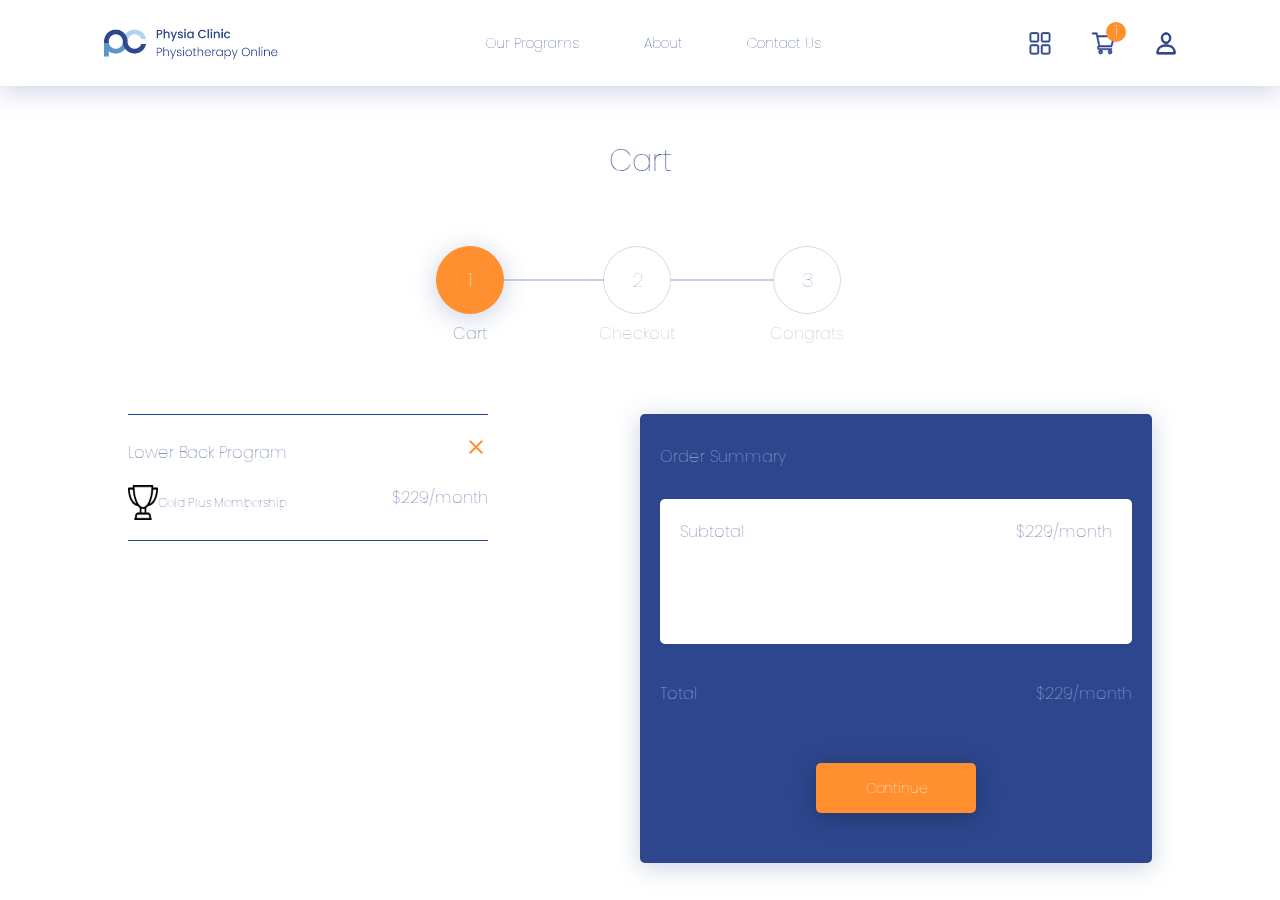
<file: cart_plus.html>
<!DOCTYPE html>
<html>
<head>
	<title>Cart Plus</title>
    <meta charset="utf-8">
    <meta name="viewport" content="width=device-width, initial-scale=1.0">
    <link rel="stylesheet" type="text/css" href="assets/css/nav_white.css">
    <link rel="stylesheet" type="text/css" href="assets/css/cart_plus.css">
    <link href='https://fonts.googleapis.com/css?family=Poppins' rel='stylesheet'>

</head>
<body>
    <!-- header section start -->
    <header>
        <div class="header_main">
            <a href="index.html" class="header_logo">
                <img class="light_logo" src="assets/images/logo.png">
                <img class="dark_logo" src="assets/images/dark_logo.png">
            </a>
            <div class="header_items">
                <div class="navbar_wrapper">
                    <a class="navbar_prog" href="our_programs.html">
                        Our Programs
                    </a>
                    <div class="navbar_hover">
                        <div class="navbar_desk">
                            <div class="nav_left"></div>
                            <div class="nav_right">
                                <a class="nav_1" href="lower_back_program.html"><p>Lower Back Program</p></a>
                                <a class="nav_2">
                                    <p >Neck Program</p>
                                    <span>Coming Soon</span>
                                </a>
                                <a class="nav_3">
                                    <p>Hips Program</p>
                                    <span>Coming Soon</span>
                                </a>
                            </div>
                        </div>
                    </div>
                </div>
                <a href="about.html">About</a>
                <a href="contact_us.html">Contact Us</a>
            </div>
            <div class="header_icons">
                <div class="icons icon_show">
                    <img src="assets/images/header1.svg">
                    <a href="#">
                        <img src="assets/images/cart.svg">
                    </a>
                    <img src="assets/images/contact.svg">
                </div>
                <div class="icons_hover">
                    <img src="assets/images/header2.svg">
                    <a href="#" class="icon_cart">
                        <img src="assets/images/cart1.svg">
                        <span>1</span>
                    </a>
                    <img src="assets/images/contact1.svg">
                </div>
            </div>
            <div class="hamburger">
                <img class="hamburger_btn" src="assets/images/hamburger_1.svg">
                <div class="nav_mob">
                    <div class="mob_up">
                        <div><a href="index.html"><img src="assets/images/dark_logo.png"></a></div>
                        <div class="close"><img src="assets/images/close.svg"></div>
                    </div>
                    <div class="mob_down">
                        <div class="">
                            <div class="nav_our nav_pro">
                                <a href="our_programs.html">Our programs</a>
                                <div class="arrow_down"><img src="assets/images/arrow_up.svg"></div>
                                <div class="arrow_up"><img src="assets/images/arrow.svg"></div>
                            </div>
                            <div class="nav_our_detail">
                                <a class="nav_pro lower_back" href="lower_back_program.html">Lower Back Program</a>
                                <div class="nav_pro">
                                    <a>Neck Program</a>
                                    <span>Coming Soon</span>
                                </div>
                                <div class="nav_pro">
                                    <a>Hips Program</a>
                                    <span>Coming Soon</span>
                                </div>
                            </div>
                        </div>
                        <a class="nav_pro" href="about.html">About</a>
                        <a class="nav_pro" href="contact_us.html">Contact Us</a>
                    </div>
                </div>
            </div>
        </div>
    </header>

    <!-- steps start -->
    <div class="cart_title">Cart</div>
    <div class="cart_steps">
        <div class="cart_first">
            <div class="cart_number">1</div>
            <p>Cart</p>
        </div>
        <div class="cart_second">
            <div>2</div>
            <p>Checkout</p>
        </div>
        <div class="cart_third">
            <div>3</div>
            <p>Congrats</p>
        </div>
    </div>

    <!-- step1 start -->
    <div class="container gold">
        <div class="gold_content">
            <div class="gold_first">
                <p>Lower Back Program</p>
                <img src="assets/images/close.png">
            </div>
            <div class="gold_second">
                <div>
                    <img src="assets/images/mem_tro.png">
                    <p>Gold Plus Membership</p>
                </div>
                <div>$229/month</div>
            </div>  
        </div>
        <div class="summary">
            <p>Order Summary</p>
            <div class="subtotal">
                <p>Subtotal</p>
                <p>$229/month</p>
            </div>
            <div class="total">
                <p>Total</p>
                <p>$229/month</p>
            </div>
            <div class="btn_continue">
                <button>Continue</button>
            </div>
        </div>
    </div>

    <!-- step2 start -->
    <div class="container gold_step2">
        <div class="billing">
            <p class="bil_title">Billing Information</p>
            <div class="bil_first">
                <input type="text" placeholder="First Name">
            </div>
            <div class="bil_last">
                <input type="text" placeholder="Last Name">
            </div>
            <div class="bil_lin1">
                <input type="text" placeholder="Address Line 1">
            </div>
            <div class="bil_lin2">
                <input type="text" placeholder="Address Line 2">
            </div>
            <div class="bil_city">
                <input type="text" placeholder="City">
            </div>
            <div class="bil_code">
                <input type="text" placeholder="Postcaode">
            </div>
            <div class="btn_bil">
                <button>Save Changes</button>
            </div>
        </div>
        <div class="infor">
            <p class="inf_title">Payment Information</p>
            <div class="inf_current">
                <input type="text">
            </div>
            <div class="btn_inf">
                <button>Purchase</button>
            </div>
        </div>
    </div>

    <!-- step3 start -->
    <div class="container gold_step3">
        <p class="cong">Congratulations! You’ve just taken the first step towards physical wellbeing.</p>
        <p class="treat">Book your personalized consultation now and receive your personalized treatment plan.</p>
        <div class="call_now">
            <button>Book Call Now</button>
        </div>
        <div class="later">
            <button>I’ll Do It Later</button>
        </div>
    </div>

    <!-- popup start -->
    <div id="plus_popup" class="plus_popup">
        <div class="container mem_content">
            <div class="popup_close">
                <img class="close" src="assets/images/close.png">
            </div>
            <p class="membership_title">Would you like to upgrade your memership?</p>
            <div class="member_items">
                <div class="member_card card_ruby">
                    <p class="mem_name">For emergencies!</p>
                    <img src="assets/images/mem_ruby.png">
                    <p class="mem_cardname">Ruby</p>
                    <p class="mem_cardunit">$399/month</p>
                    <button>Choose Ruby</button>
                    <div class="mem_cardtext">
                        <img src="assets/images/mem_tick.png">
                        <span>Customized treatment</span>
                    </div>
                    <div class="mem_cardtext">
                        <img src="assets/images/mem_tick.png">
                        <span>4 one-hour video call consultations a month</span>
                    </div>
                </div>
                <div class="member_card card_plus">
                    <p class="mem_name">For an immersive experience</p>
                    <img src="assets/images/mem_plus.png">
                    <p class="mem_cardname">Gold Plus</p>
                    <p class="mem_cardunit">$299/month</p>
                    <button>Choose Gold Plus</button>
                    <div class="mem_cardtext">
                        <img src="assets/images/mem_tick.png">
                        <span>Customized treatment</span>
                    </div>
                    <div class="mem_cardtext">
                        <img src="assets/images/mem_tick.png">
                        <span>2 one-hour video call consultations a month</span>
                    </div>
                    <div class="mem_cardtext">
                        <img src="assets/images/mem_tick.png">
                        <span>Extra VR content for an even more immersive treatment experience</span>
                    </div>
                </div>
                <div class="member_card card_gold">
                    <p class="mem_name">For more expert support</p>
                    <img src="assets/images/mem_tro.png">
                    <p class="mem_cardname">Gold</p>
                    <p class="mem_cardunit">$229/month</p>
                    <button>Downgrade</button>
                    <div class="mem_cardtext">
                        <img src="assets/images/mem_tick.png">
                        <span>Customized treatment</span>
                    </div>
                    <div class="mem_cardtext">
                        <img src="assets/images/mem_tick.png">
                        <span>2 one-hour video call consultations a month</span>
                    </div>
                </div>
                <div class="member_card card_silver">
                    <p class="mem_name">For the essential support</p>
                    <img src="assets/images/mem_med.png">
                    <p class="mem_cardname">Silver</p>
                    <p class="mem_cardunit">$139/month</p>
                    <button>Downgrade</button>
                    <div class="mem_cardtext">
                        <img src="assets/images/mem_tick.png">
                        <span>Customized treatment</span>
                    </div>
                    <div class="mem_cardtext">
                        <img src="assets/images/mem_tick.png">
                        <span>1 one-hour video call consultations a month</span>
                    </div>
                </div>
            </div>
        </div>
    </div>

</body>
<script src="https://ajax.googleapis.com/ajax/libs/jquery/3.5.1/jquery.min.js"></script>
<script type="text/javascript" src="assets/javascript/script_white.js"></script>
<script src="assets/javascript/select-box.js"></script>
<script>
    $(document).ready(function(){
        $(".btn_continue button").click(function(){
            $(".cart_first div").css({"background":"#fff","border":"1px solid rgba(45, 70, 141, 0.5)","color":"rgba(45, 70, 141, 0.5)"});
            $(".cart_second div").css({"background":"#FF8F2F","border":"1px solid #FF8F2F","color":"white","box-shadow":"0px 4px 25px rgba(45, 70, 141, 0.25)"});
            $(".cart_second p").css("color","#2D468D");

            $(".gold").css("display","none");
            $(".gold_step2").css("display","flex");

            $(".cart_first div").click(function(){
                $(".gold").css("display","flex");
                $(".gold_step2").css("display","none");
                $(".gold_step3").css("display","none");
            });
        });
        $(".btn_inf button").click(function(){
            $(".cart_second div").css({"background":"#fff","border":"1px solid rgba(45, 70, 141, 0.5)","color":"rgba(45, 70, 141, 0.5)"});
            $(".cart_third div").css({"background":"#FF8F2F","border":"1px solid #FF8F2F","color":"white","box-shadow":"0px 4px 25px rgba(45, 70, 141, 0.25)"});
            $(".cart_third p").css("color","#2D468D");

            $(".gold_step2").css("display","none");
            $(".gold_step3").css("display","block");
            
            $(".cart_second div").click(function(){
                $(".gold").css("display","none");
                $(".gold_step3").css("display","none");
                $(".gold_step2").css("display","flex");
            })
        });

        $(".later button").click(function(){
            window.location.href = "landing.html";
        });


        //popup appearing
        $(".btn_continue button").click(function(){
            $(".plus_popup").css("display", "block");
        });
        $(".popup_close img").click(function(){
            $(".plus_popup").css("display", "none");
        })
    })
</script>
</html>
</file>
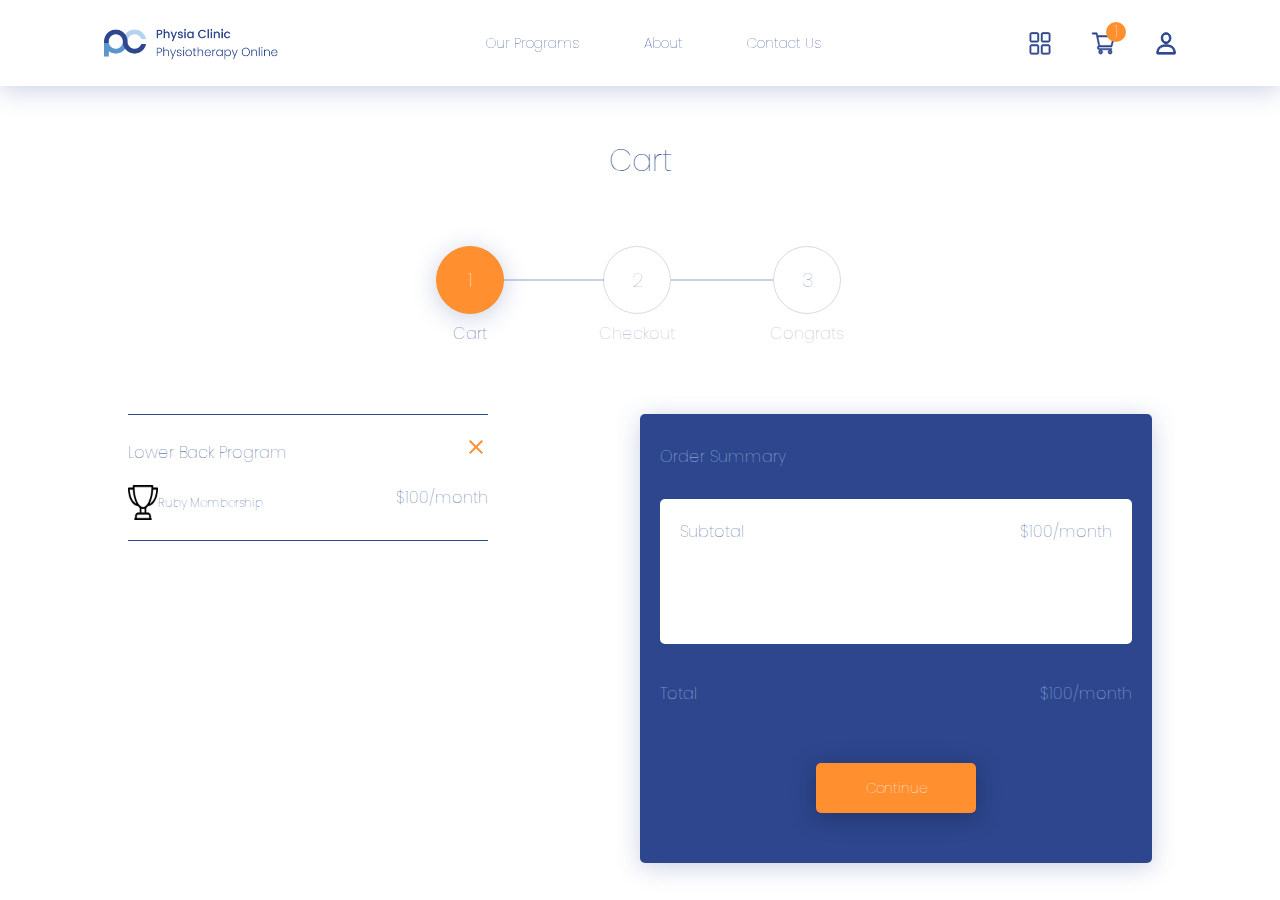
<file: cart_ruby.html>
<!DOCTYPE html>
<html>
<head>
	<title>Cart Ruby</title>
    <meta charset="utf-8">
    <meta name="viewport" content="width=device-width, initial-scale=1.0">
    <link rel="stylesheet" type="text/css" href="assets/css/nav_white.css">
    <link rel="stylesheet" type="text/css" href="assets/css/cart_ruby.css">
    <link href='https://fonts.googleapis.com/css?family=Poppins' rel='stylesheet'>

</head>
<body>
    <!-- header section start -->
    <header>
        <div class="header_main">
            <a href="index.html" class="header_logo">
                <img class="light_logo" src="assets/images/logo.png">
                <img class="dark_logo" src="assets/images/dark_logo.png">
            </a>
            <div class="header_items">
                <div class="navbar_wrapper">
                    <a class="navbar_prog" href="our_programs.html">
                        Our Programs
                    </a>
                    <div class="navbar_hover">
                        <div class="navbar_desk">
                            <div class="nav_left"></div>
                            <div class="nav_right">
                                <a class="nav_1" href="lower_back_program.html"><p>Lower Back Program</p></a>
                                <a class="nav_2">
                                    <p >Neck Program</p>
                                    <span>Coming Soon</span>
                                </a>
                                <a class="nav_3">
                                    <p>Hips Program</p>
                                    <span>Coming Soon</span>
                                </a>
                            </div>
                        </div>
                    </div>
                </div>
                <a href="about.html">About</a>
                <a href="contact_us.html">Contact Us</a>
            </div>
            <div class="header_icons">
                <div class="icons icon_show">
                    <img src="assets/images/header1.svg">
                    <a href="#">
                        <img src="assets/images/cart.svg">
                    </a>
                    <img src="assets/images/contact.svg">
                </div>
                <div class="icons_hover">
                    <img src="assets/images/header2.svg">
                    <a href="#" class="icon_cart">
                        <img src="assets/images/cart1.svg">
                        <span>1</span>
                    </a>
                    <img src="assets/images/contact1.svg">
                </div>
            </div>
            <div class="hamburger">
                <img class="hamburger_btn" src="assets/images/hamburger_1.svg">
                <div class="nav_mob">
                    <div class="mob_up">
                        <div><a href="index.html"><img src="assets/images/dark_logo.png"></a></div>
                        <div class="close"><img src="assets/images/close.svg"></div>
                    </div>
                    <div class="mob_down">
                        <div class="">
                            <div class="nav_our nav_pro">
                                <a href="our_programs.html">Our programs</a>
                                <div class="arrow_down"><img src="assets/images/arrow_up.svg"></div>
                                <div class="arrow_up"><img src="assets/images/arrow.svg"></div>
                            </div>
                            <div class="nav_our_detail">
                                <a class="nav_pro lower_back" href="lower_back_program.html">Lower Back Program</a>
                                <div class="nav_pro">
                                    <a>Neck Program</a>
                                    <span>Coming Soon</span>
                                </div>
                                <div class="nav_pro">
                                    <a>Hips Program</a>
                                    <span>Coming Soon</span>
                                </div>
                            </div>
                        </div>
                        <a class="nav_pro" href="about.html">About</a>
                        <a class="nav_pro" href="contact_us.html">Contact Us</a>
                    </div>
                </div>
            </div>
        </div>
    </header>

    <div class="cart_title">Cart</div>
    <div class="cart_steps">
        <div class="cart_first">
            <div class="cart_number">1</div>
            <p>Cart</p>
        </div>
        <div class="cart_second">
            <div>2</div>
            <p>Checkout</p>
        </div>
        <div class="cart_third">
            <div>3</div>
            <p>Congrats</p>
        </div>
    </div>

    <div class="container gold">
        <div class="gold_content">
            <div class="gold_first">
                <p>Lower Back Program</p>
                <img src="assets/images/close.png">
            </div>
            <div class="gold_second">
                <div>
                    <img src="assets/images/mem_tro.png">
                    <p>Ruby Membership</p>
                </div>
                <div>$100/month</div>
            </div>  
        </div>
        <div class="summary">
            <p>Order Summary</p>
            <div class="subtotal">
                <p>Subtotal</p>
                <p>$100/month</p>
            </div>
            <div class="total">
                <p>Total</p>
                <p>$100/month</p>
            </div>
            <div class="btn_continue">
                <button>Continue</button>
            </div>
        </div>
    </div>

    <div class="container gold_step2">
        <div class="billing">
            <p class="bil_title">Billing Information</p>
            <div class="bil_first">
                <input type="text" placeholder="First Name">
            </div>
            <div class="bil_last">
                <input type="text" placeholder="Last Name">
            </div>
            <div class="bil_lin1">
                <input type="text" placeholder="Address Line 1">
            </div>
            <div class="bil_lin2">
                <input type="text" placeholder="Address Line 2">
            </div>
            <div class="bil_city">
                <input type="text" placeholder="City">
            </div>
            <div class="bil_code">
                <input type="text" placeholder="Postcaode">
            </div>
            <div class="btn_bil">
                <button>Save Changes</button>
            </div>
        </div>
        <div class="infor">
            <p class="inf_title">Payment Information</p>
            <div class="inf_current">
                <input type="text">
            </div>
            <div class="btn_inf">
                <button>Purchase</button>
            </div>
        </div>
    </div>

    <div class="container gold_step3">
        <p class="cong">Congratulations! You’ve just taken the first step towards physical wellbeing.</p>
        <p class="treat">Book your personalized consultation now and receive your personalized treatment plan.</p>
        <div class="call_now">
            <button>Book Call Now</button>
        </div>
        <div class="later">
            <button>I’ll Do It Later</button>
        </div>
    </div>


</body>
<script src="https://ajax.googleapis.com/ajax/libs/jquery/3.5.1/jquery.min.js"></script>
<script type="text/javascript" src="assets/javascript/script_white.js"></script>
<script src="assets/javascript/select-box.js"></script>
<script>
    $(document).ready(function(){
        $(".btn_continue button").click(function(){
            $(".cart_first div").css({"background":"#fff","border":"1px solid rgba(45, 70, 141, 0.5)","color":"rgba(45, 70, 141, 0.5)"});
            $(".cart_second div").css({"background":"#FF8F2F","border":"1px solid #FF8F2F","color":"white","box-shadow":"0px 4px 25px rgba(45, 70, 141, 0.25)"});
            $(".cart_second p").css("color","#2D468D");

            $(".gold").css("display","none");
            $(".gold_step2").css("display","flex");

            $(".cart_first div").click(function(){
                $(".gold").css("display","flex");
                $(".gold_step2").css("display","none");
                $(".gold_step3").css("display","none");
            });
        });
        $(".btn_inf button").click(function(){
            $(".cart_second div").css({"background":"#fff","border":"1px solid rgba(45, 70, 141, 0.5)","color":"rgba(45, 70, 141, 0.5)"});
            $(".cart_third div").css({"background":"#FF8F2F","border":"1px solid #FF8F2F","color":"white","box-shadow":"0px 4px 25px rgba(45, 70, 141, 0.25)"});
            $(".cart_third p").css("color","#2D468D");

            $(".gold_step2").css("display","none");
            $(".gold_step3").css("display","block");
            
            $(".cart_second div").click(function(){
                $(".gold").css("display","none");
                $(".gold_step3").css("display","none");
                $(".gold_step2").css("display","flex");
            })
        });

        $(".later button").click(function(){
            window.location.href = "landing.html"
        });
    })
</script>
</html>
</file>
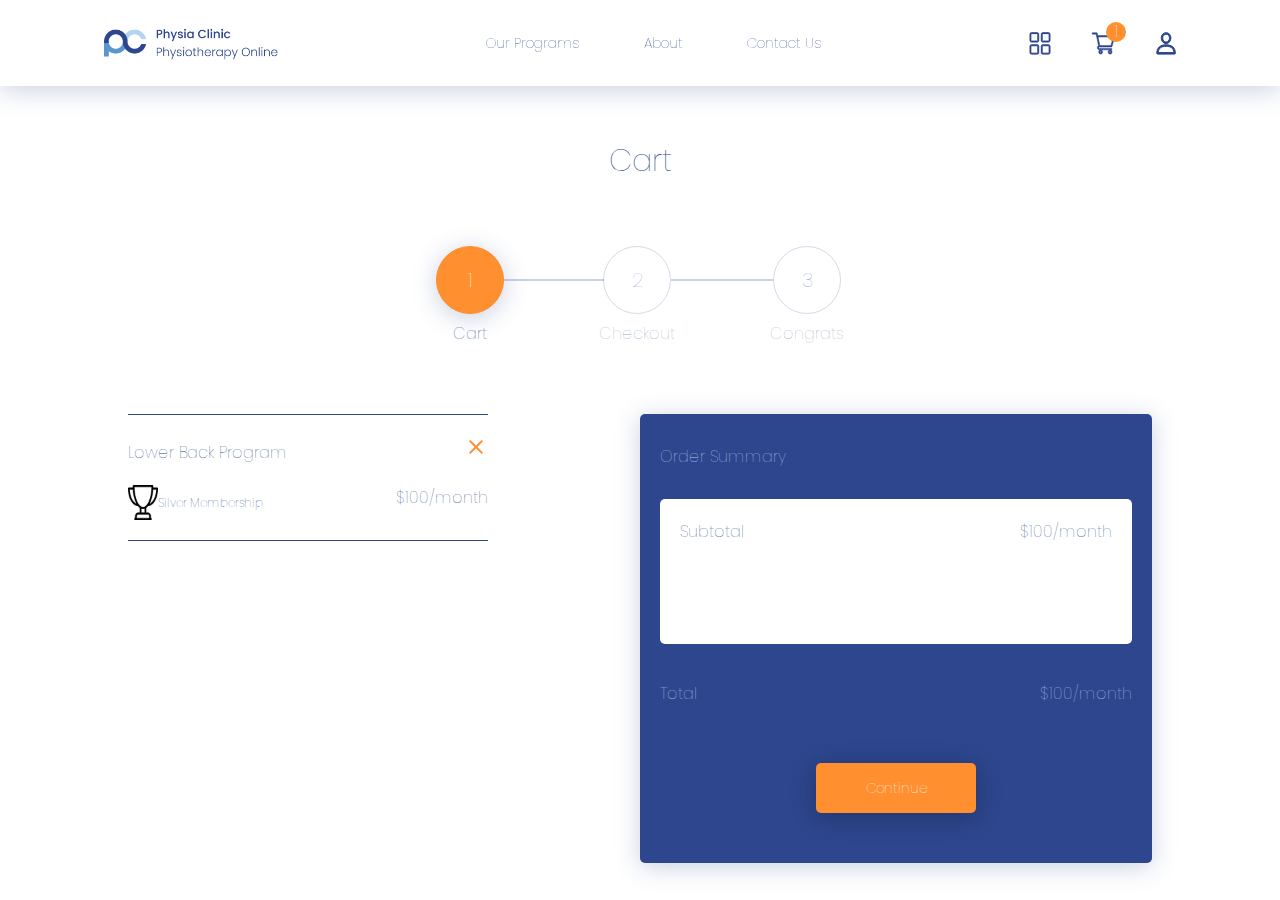
<file: cart_silver.html>
<!DOCTYPE html>
<html>
<head>
	<title>Cart Silver</title>
    <meta charset="utf-8">
    <meta name="viewport" content="width=device-width, initial-scale=1.0">
    <link rel="stylesheet" type="text/css" href="assets/css/nav_white.css">
    <link rel="stylesheet" type="text/css" href="assets/css/cart_silver.css">
    <link href='https://fonts.googleapis.com/css?family=Poppins' rel='stylesheet'>

</head>
<body>
    <!-- header section start -->
    <header>
        <div class="header_main">
            <a href="index.html" class="header_logo">
                <img class="light_logo" src="assets/images/logo.png">
                <img class="dark_logo" src="assets/images/dark_logo.png">
            </a>
            <div class="header_items">
                <div class="navbar_wrapper">
                    <a class="navbar_prog" href="our_programs.html">
                        Our Programs
                    </a>
                    <div class="navbar_hover">
                        <div class="navbar_desk">
                            <div class="nav_left"></div>
                            <div class="nav_right">
                                <a class="nav_1" href="lower_back_program.html"><p>Lower Back Program</p></a>
                                <a class="nav_2">
                                    <p >Neck Program</p>
                                    <span>Coming Soon</span>
                                </a>
                                <a class="nav_3">
                                    <p>Hips Program</p>
                                    <span>Coming Soon</span>
                                </a>
                            </div>
                        </div>
                    </div>
                </div>
                <a href="about.html">About</a>
                <a href="contact_us.html">Contact Us</a>
            </div>
            <div class="header_icons">
                <div class="icons icon_show">
                    <img src="assets/images/header1.svg">
                    <a href="#">
                        <img src="assets/images/cart.svg">
                    </a>
                    <img src="assets/images/contact.svg">
                </div>
                <div class="icons_hover">
                    <img src="assets/images/header2.svg">
                    <a href="#" class="icon_cart">
                        <img src="assets/images/cart1.svg">
                        <span>1</span>
                    </a>
                    <img src="assets/images/contact1.svg">
                </div>
            </div>
            <div class="hamburger">
                <img class="hamburger_btn" src="assets/images/hamburger_1.svg">
                <div class="nav_mob">
                    <div class="mob_up">
                        <div><a href="index.html"><img src="assets/images/dark_logo.png"></a></div>
                        <div class="close"><img src="assets/images/close.svg"></div>
                    </div>
                    <div class="mob_down">
                        <div class="">
                            <div class="nav_our nav_pro">
                                <a href="our_programs.html">Our programs</a>
                                <div class="arrow_down"><img src="assets/images/arrow_up.svg"></div>
                                <div class="arrow_up"><img src="assets/images/arrow.svg"></div>
                            </div>
                            <div class="nav_our_detail">
                                <a class="nav_pro lower_back" href="lower_back_program.html">Lower Back Program</a>
                                <div class="nav_pro">
                                    <a>Neck Program</a>
                                    <span>Coming Soon</span>
                                </div>
                                <div class="nav_pro">
                                    <a>Hips Program</a>
                                    <span>Coming Soon</span>
                                </div>
                            </div>
                        </div>
                        <a class="nav_pro" href="about.html">About</a>
                        <a class="nav_pro" href="contact_us.html">Contact Us</a>
                    </div>
                </div>
            </div>
        </div>
    </header>

    <div class="cart_title">Cart</div>
    <div class="cart_steps">
        <div class="cart_first">
            <div class="cart_number">1</div>
            <p>Cart</p>
        </div>
        <div class="cart_second">
            <div>2</div>
            <p>Checkout</p>
        </div>
        <div class="cart_third">
            <div>3</div>
            <p>Congrats</p>
        </div>
    </div>

    <div class="container gold">
        <div class="gold_content">
            <div class="gold_first">
                <p>Lower Back Program</p>
                <img src="assets/images/close.png">
            </div>
            <div class="gold_second">
                <div>
                    <img src="assets/images/mem_tro.png">
                    <p>Silver Membership</p>
                </div>
                <div>$100/month</div>
            </div>  
        </div>
        <div class="summary">
            <p>Order Summary</p>
            <div class="subtotal">
                <p>Subtotal</p>
                <p>$100/month</p>
            </div>
            <div class="total">
                <p>Total</p>
                <p>$100/month</p>
            </div>
            <div class="btn_continue">
                <button>Continue</button>
            </div>
        </div>
    </div>

    <div class="container gold_step2">
        <div class="billing">
            <p class="bil_title">Billing Information</p>
            <div class="bil_first">
                <input type="text" placeholder="First Name">
            </div>
            <div class="bil_last">
                <input type="text" placeholder="Last Name">
            </div>
            <div class="bil_lin1">
                <input type="text" placeholder="Address Line 1">
            </div>
            <div class="bil_lin2">
                <input type="text" placeholder="Address Line 2">
            </div>
            <div class="bil_city">
                <input type="text" placeholder="City">
            </div>
            <div class="bil_code">
                <input type="text" placeholder="Postcaode">
            </div>
            <div class="btn_bil">
                <button>Save Changes</button>
            </div>
        </div>
        <div class="infor">
            <p class="inf_title">Payment Information</p>
            <div class="inf_current">
                <input type="text">
            </div>
            <div class="btn_inf">
                <button>Purchase</button>
            </div>
        </div>
    </div>

    <div class="container gold_step3">
        <p class="cong">Congratulations! You’ve just taken the first step towards physical wellbeing.</p>
        <p class="treat">Book your personalized consultation now and receive your personalized treatment plan.</p>
        <div class="call_now">
            <button>Book Call Now</button>
        </div>
        <div class="later">
            <button>I’ll Do It Later</button>
        </div>
    </div>

    <!-- popup start -->
    <div id="plus_popup" class="plus_popup">
        <div class="container mem_content">
            <div class="popup_close">
                <img class="close" src="assets/images/close.png">
            </div>
            <p class="membership_title">Would you like to upgrade your memership?</p>
            <div class="member_items">
                <div class="member_card card_ruby">
                    <p class="mem_name">For emergencies!</p>
                    <img src="assets/images/mem_ruby.png">
                    <p class="mem_cardname">Ruby</p>
                    <p class="mem_cardunit">$399/month</p>
                    <button>Choose Ruby</button>
                    <div class="mem_cardtext">
                        <img src="assets/images/mem_tick.png">
                        <span>Customized treatment</span>
                    </div>
                    <div class="mem_cardtext">
                        <img src="assets/images/mem_tick.png">
                        <span>4 one-hour video call consultations a month</span>
                    </div>
                </div>
                <div class="member_card card_plus">
                    <p class="mem_name">For an immersive experience</p>
                    <img src="assets/images/mem_plus.png">
                    <p class="mem_cardname">Gold Plus</p>
                    <p class="mem_cardunit">$299/month</p>
                    <button>Choose Gold Plus</button>
                    <div class="mem_cardtext">
                        <img src="assets/images/mem_tick.png">
                        <span>Customized treatment</span>
                    </div>
                    <div class="mem_cardtext">
                        <img src="assets/images/mem_tick.png">
                        <span>2 one-hour video call consultations a month</span>
                    </div>
                    <div class="mem_cardtext">
                        <img src="assets/images/mem_tick.png">
                        <span>Extra VR content for an even more immersive treatment experience</span>
                    </div>
                </div>
                <div class="member_card card_gold">
                    <p class="mem_name">For more expert support</p>
                    <img src="assets/images/mem_tro.png">
                    <p class="mem_cardname">Gold</p>
                    <p class="mem_cardunit">$229/month</p>
                    <button>Downgrade</button>
                    <div class="mem_cardtext">
                        <img src="assets/images/mem_tick.png">
                        <span>Customized treatment</span>
                    </div>
                    <div class="mem_cardtext">
                        <img src="assets/images/mem_tick.png">
                        <span>2 one-hour video call consultations a month</span>
                    </div>
                </div>
                <div class="member_card card_silver">
                    <p class="mem_name">For the essential support</p>
                    <img src="assets/images/mem_med.png">
                    <p class="mem_cardname">Silver</p>
                    <p class="mem_cardunit">$139/month</p>
                    <button>Downgrade</button>
                    <div class="mem_cardtext">
                        <img src="assets/images/mem_tick.png">
                        <span>Customized treatment</span>
                    </div>
                    <div class="mem_cardtext">
                        <img src="assets/images/mem_tick.png">
                        <span>1 one-hour video call consultations a month</span>
                    </div>
                </div>
            </div>
        </div>
    </div>


</body>
<script src="https://ajax.googleapis.com/ajax/libs/jquery/3.5.1/jquery.min.js"></script>
<script type="text/javascript" src="assets/javascript/script_white.js"></script>
<script src="assets/javascript/select-box.js"></script>
<script>
    $(document).ready(function(){
        $(".btn_continue button").click(function(){
            $(".cart_first div").css({"background":"#fff","border":"1px solid rgba(45, 70, 141, 0.5)","color":"rgba(45, 70, 141, 0.5)"});
            $(".cart_second div").css({"background":"#FF8F2F","border":"1px solid #FF8F2F","color":"white","box-shadow":"0px 4px 25px rgba(45, 70, 141, 0.25)"});
            $(".cart_second p").css("color","#2D468D");

            $(".gold").css("display","none");
            $(".gold_step2").css("display","flex");

            $(".cart_first div").click(function(){
                $(".gold").css("display","flex");
                $(".gold_step2").css("display","none");
                $(".gold_step3").css("display","none");
            });
        });
        $(".btn_inf button").click(function(){
            $(".cart_second div").css({"background":"#fff","border":"1px solid rgba(45, 70, 141, 0.5)","color":"rgba(45, 70, 141, 0.5)"});
            $(".cart_third div").css({"background":"#FF8F2F","border":"1px solid #FF8F2F","color":"white","box-shadow":"0px 4px 25px rgba(45, 70, 141, 0.25)"});
            $(".cart_third p").css("color","#2D468D");

            $(".gold_step2").css("display","none");
            $(".gold_step3").css("display","block");
            
            $(".cart_second div").click(function(){
                $(".gold").css("display","none");
                $(".gold_step3").css("display","none");
                $(".gold_step2").css("display","flex");
            })
        });

        $(".later button").click(function(){
            window.location.href = "landing.html";
        });

        //popup appearing
        $(".btn_continue button").click(function(){
            $(".plus_popup").css("display", "block");
        });
        $(".popup_close img").click(function(){
            $(".plus_popup").css("display", "none");
        })
    })
</script>
</html>
</file>
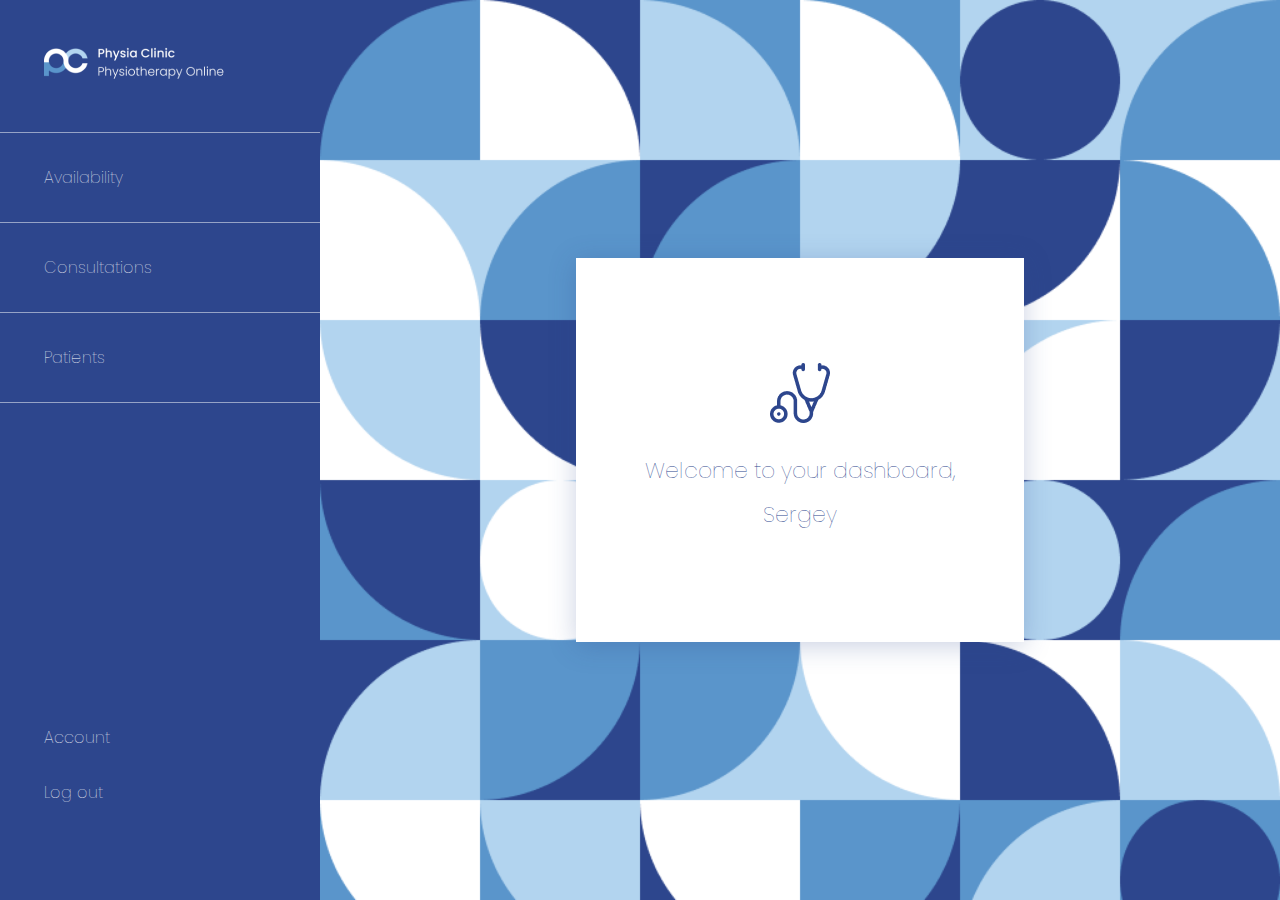
<file: clinical_panel.html>
<!DOCTYPE html>
<html>
<head>
	<title>Clinical Panel</title>
    <meta charset="utf-8">
    <meta name="viewport" content="width=device-width, initial-scale=1.0">
    <link rel="stylesheet" type="text/css" href="assets/css/clinical/common.css">
    <link rel="stylesheet" type="text/css" href="assets/css/clinical/panel.css">
    <link href='https://fonts.googleapis.com/css?family=Poppins' rel='stylesheet'>
</head>
<body>
    <div class="clinical">
        <!-- left panel start -->
        <aside class="clinical_left">
            <!-- navbar top start -->
            <div class="top-nav">
                <a class="navlink_img"><img src="assets/images/clinical/white_logo.png" alt=""></a>
                <a class="navlink" href="availability.html">Availability</a>
                <a class="navlink" href="#consultations">Consultations</a>
                <a class="navlink" href="patients.html">Patients</a>
            </div>
            <!-- navbar bottom start -->
            <div class="bottom-nav">
                <a class="bottom_link" href="">Account</a>
                <a class="bottom_link" href="">Log out</a>
            </div>
        </aside>
        <!--  right panel start -->
        <main class="clinical_right">
            <div class="box">
                <!--  welcome card start -->
                <div class="inbox">
                    <img src="assets/images/clinical/stethoscope.png" alt="">
                    <div>Welcome to your dashboard, Sergey</div>
                </div>
            </div>
        </main>
    </div>
</body>
</html>
</file>
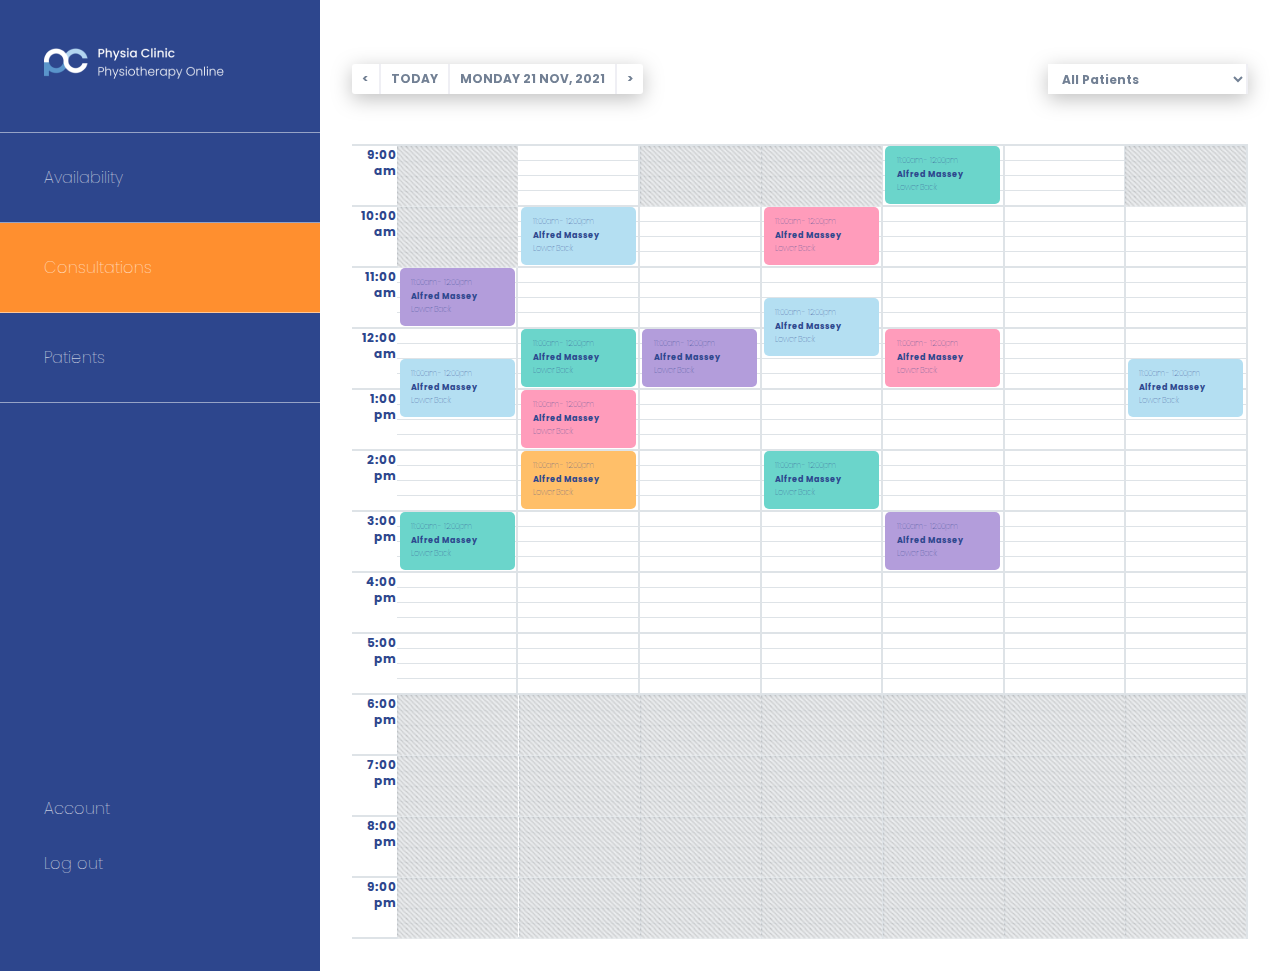
<file: consolution.html>
<!DOCTYPE html>
<html>
<head>
	<title>Clinical Panel</title>
    <meta charset="utf-8">
    <meta name="viewport" content="width=device-width, initial-scale=1.0">
    <link rel="stylesheet" type="text/css" href="assets/css/clinical/common.css">
    <link rel="stylesheet" type="text/css" href="assets/css/clinical/consolution.css">
    <link href='https://fonts.googleapis.com/css?family=Poppins' rel='stylesheet'>
</head>
<body>
    <div class="clinical">
        <!-- left panel start -->
        <aside class="clinical_left">
            <!-- navbar top start -->
            <div class="top-nav">
                <a class="navlink_img"><img src="assets/images/clinical/white_logo.png" alt=""></a>
                <a class="navlink" href="availability.html">Availability</a>
                <a class="navlink nav_active" href="consolution.html">Consultations</a>
                <a class="navlink" href="patients.html">Patients</a>
            </div>
            <!-- navbar bottom start -->
            <div class="bottom-nav">
                <a class="bottom_link" href="">Account</a>
                <a class="bottom_link" href="">Log out</a>
            </div>
        </aside>
        <!--  right panel start -->
        <main class="clinical_right">
            <div class="options">
                <div class="date">
                    <button class="prev"><</button>
                    <button>TODAY</button>
                    <button>MONDAY 21 NOV, 2021</button>
                    <button class="next">></button>
                </div>
                <div class="patients">
                    <section>
                        <select>
                            <option value="1" selected>All Patients</option>
                            <option value="2">section1</option>
                            <option value="3">section2</option>
                            <option value="4">section3</option>
                            <option value="5">section4</option>
                            <option value="6">section5</option>
                            <option value="7">section6</option>
                            <option value="8">section7</option>
                            <option value="9">section8</option>
                            <option value="10">section9</option>
                        </select>
                    </section>
                </div>
            </div>
            <!-- timeline -->
            <div>
                <div class="panel">
                    <div class="time">
                        <div class="mouseTime">12:00</div>
                    </div>
                    <div class="schedule">
                        <hr class="mouseLine"/>
                        <div class="timeline">
                            <!-- M -->
                            <div class="timeline1">
                                <div class="box black -am-09-00"></div>
                                <div class="box black -am-10-00"></div>
                                <div class="box -am-11-00">
                                    <div class="content purple">
                                        <div class="boxTime">11:00am - 12:00pm</div>
                                        <div class="boxName">Alfred Massey</div>
                                        <div class="boxContent">Lower Back</div>
                                    </div>
                                </div>
                                <div class="box -am-12-30">
                                    <div class="content skyBlue">
                                        <div class="boxTime">11:00am - 12:00pm</div>
                                        <div class="boxName">Alfred Massey</div>
                                        <div class="boxContent">Lower Back</div>
                                    </div>
                                </div>
                                <div class="box -pm-03-00">
                                    <div class="content green">
                                        <div class="boxTime">11:00am - 12:00pm</div>
                                        <div class="boxName">Alfred Massey</div>
                                        <div class="boxContent">Lower Back</div>
                                    </div>
                                </div>
                                <div class="box black -pm-06-00"></div>
                                <div class="box black -pm-07-00"></div>
                                <div class="box black -pm-08-00"></div>
                                <div class="box black -pm-09-00"></div>
                            </div>
                            <!-- Tuesday -->
                            <div class="timeline1">
                                <div class="box -am-10-00">
                                    <div class="content skyBlue">
                                        <div class="boxTime">11:00am - 12:00pm</div>
                                        <div class="boxName">Alfred Massey</div>
                                        <div class="boxContent">Lower Back</div>
                                    </div>
                                </div>
                                <div class="box -am-12-00">
                                    <div class="content green">
                                        <div class="boxTime">11:00am - 12:00pm</div>
                                        <div class="boxName">Alfred Massey</div>
                                        <div class="boxContent">Lower Back</div>
                                    </div>
                                </div>
                                <div class="box -pm-01-00">
                                    <div class="content pink">
                                        <div class="boxTime">11:00am - 12:00pm</div>
                                        <div class="boxName">Alfred Massey</div>
                                        <div class="boxContent">Lower Back</div>
                                    </div>
                                </div>
                                <div class="box -pm-02-00">
                                    <div class="content yellow">
                                        <div class="boxTime">11:00am - 12:00pm</div>
                                        <div class="boxName">Alfred Massey</div>
                                        <div class="boxContent">Lower Back</div>
                                    </div>
                                </div>
                                <div class="box black -pm-06-00"></div>
                                <div class="box black -pm-07-00"></div>
                                <div class="box black -pm-08-00"></div>
                                <div class="box black -pm-09-00"></div>
                            </div>
                            <!-- Wednesday -->
                            <div class="timeline1">
                                <div class="box black -am-09-00"></div>
                                <div class="box -am-12-00">
                                    <div class="content purple">
                                        <div class="boxTime">11:00am - 12:00pm</div>
                                        <div class="boxName">Alfred Massey</div>
                                        <div class="boxContent">Lower Back</div>
                                    </div>
                                </div>
                                <div class="box black -pm-06-00"></div>
                                <div class="box black -pm-07-00"></div>
                                <div class="box black -pm-08-00"></div>
                                <div class="box black -pm-09-00"></div>
                            </div>
                            <!-- Thursday -->
                            <div class="timeline1">
                                <div class="box black -am-09-00"></div>
                                <div class="box -am-10-00">
                                    <div class="content pink">
                                        <div class="boxTime">11:00am - 12:00pm</div>
                                        <div class="boxName">Alfred Massey</div>
                                        <div class="boxContent">Lower Back</div>
                                    </div>
                                </div>
                                <div class="box -am-11-30">
                                    <div class="content skyBlue ">
                                        <div class="boxTime">11:00am - 12:00pm</div>
                                        <div class="boxName">Alfred Massey</div>
                                        <div class="boxContent">Lower Back</div>
                                    </div>
                                </div>
                                <div class="box -pm-02-00">
                                    <div class="content green">
                                        <div class="boxTime">11:00am - 12:00pm</div>
                                        <div class="boxName">Alfred Massey</div>
                                        <div class="boxContent">Lower Back</div>
                                    </div>
                                </div>
                                <div class="box black -pm-06-00"></div>
                                <div class="box black -pm-07-00"></div>
                                <div class="box black -pm-08-00"></div>
                                <div class="box black -pm-09-00"></div>
                            </div>
                            <!-- Friday -->
                            <div class="timeline1">
                                <div class="box -am-09-00">
                                    <div class="content green">
                                        <div class="boxTime">11:00am - 12:00pm</div>
                                        <div class="boxName">Alfred Massey</div>
                                        <div class="boxContent">Lower Back</div>
                                    </div>
                                </div>
                                <div class="box -am-12-00">
                                    <div class="content pink">
                                        <div class="boxTime">11:00am - 12:00pm</div>
                                        <div class="boxName">Alfred Massey</div>
                                        <div class="boxContent">Lower Back</div>
                                    </div>
                                </div>
                                <div class="box -pm-03-00">
                                    <div class="content purple">
                                        <div class="boxTime">11:00am - 12:00pm</div>
                                        <div class="boxName">Alfred Massey</div>
                                        <div class="boxContent">Lower Back</div>
                                    </div>
                                </div>
                                <div class="box black -pm-06-00"></div>
                                <div class="box black -pm-07-00"></div>
                                <div class="box black -pm-08-00"></div>
                                <div class="box black -pm-09-00"></div>
                            </div>
                            <!-- Saturday -->
                            <div class="timeline1">
                                <div class="box black -pm-06-00"></div>
                                <div class="box black -pm-07-00"></div>
                                <div class="box black -pm-08-00"></div>
                                <div class="box black -pm-09-00"></div>
                            </div>
                            <!-- Sunday -->
                            <div class="timeline1">
                                <div class="box black -am-09-00"></div>
                                <div class="box -am-12-30">
                                    <div class="content skyBlue">
                                        <div class="boxTime">11:00am - 12:00pm</div>
                                        <div class="boxName">Alfred Massey</div>
                                        <div class="boxContent">Lower Back</div>
                                    </div>
                                </div>
                                <div class="box black -pm-06-00"></div>
                                <div class="box black -pm-07-00"></div>
                                <div class="box black -pm-08-00"></div>
                                <div class="box black -pm-09-00"></div>
                            </div>
                        </div>
                        <div class="background">
                        </div>
                    </div>
                </div>
            </div>  
        </main>
    </div>
    <script src="https://ajax.googleapis.com/ajax/libs/jquery/3.5.1/jquery.min.js"></script>
    <script>
        $(function(){
            var background_content = '';
            var time_block = '';
            var hour = 9;
            time_block += '<div class="mouseTime">12:00</div>';
            for( var i = 0;i < 13; i++){
                if (hour + i < 13) 
                    time_block += '<div class="time_block"><span>'+(hour + i)+':00</span><br><span>am</span></div>';
                else
                    time_block += '<div class="time_block"><span>'+(hour + i - 12)+':00</span><br><span>pm</span></div>';
                for (var k = 0 ; k < 4; k++ ){
                    
                    background_content += '<div class="inline">';
                        for (var j = 0; j < 7; j++) {
                            if (k < 1) 
                                background_content += '<div class="lineTopBorder"></div>';
                            else
                                background_content += '<div class="line"></div>';
                        }
                    background_content += '</div>';
                }
            }
            $('.time').html(time_block);
            $('.background').html(background_content);
            $('.timeline').find('.box').each(function (i, el) {
                var attr = $(el).attr('class').split('-');
                var marginTop = 0;
                if (attr.length == 4 ){
                    if (attr[1] == 'am') {
                        // am
                        marginTop += 2 + (attr[2]*1-9)*61;
                    } else {
                        // pm
                        marginTop += 246;
                        marginTop += (attr[2]*1-1)*61;
                    }
                    marginTop += (attr[3]*1);
                }
                $(el).css('margin-top', marginTop+'px');
            });
            $('.mouseLine').css('display', 'none');
            $('.mouseTime').css('display', 'none');
            //mouse position
            document.onmousemove = handleMouseMove;
            function handleMouseMove(event) {
                var eventDoc, doc, body;

                event = event || window.event; // IE-ism

                // If pageX/Y aren't available and clientX/Y are,
                // calculate pageX/Y - logic taken from jQuery.
                // (This is to support old IE)
                if (event.pageX == null && event.clientX != null) {
                    eventDoc = (event.target && event.target.ownerDocument) || document;
                    doc = eventDoc.documentElement;
                    body = eventDoc.body;

                    event.pageX = event.clientX +
                    (doc && doc.scrollLeft || body && body.scrollLeft || 0) -
                    (doc && doc.clientLeft || body && body.clientLeft || 0);
                    event.pageY = event.clientY +
                    (doc && doc.scrollTop  || body && body.scrollTop  || 0) -
                    (doc && doc.clientTop  || body && body.clientTop  || 0 );
                }

                // Use event.pageX / event.pageY here
                if(event.pageY > 144 && event.pageY < 938){
                    $('.mouseLine').css('display', '');
                    $('.mouseTime').css('display', '');
                    console.log(event.pageY);
                    $('.mouseLine').css('margin-top', event.pageY - 144 +'px');
                    $('.mouseTime').css('margin-top', event.pageY - 154 +'px');
                    var time;
                    if (Math.floor((event.pageY - 145)/61) > 3) 
                        time = Math.floor((event.pageY - 145)/61)-3;
                    else
                    time = Math.floor((event.pageY - 145)/61)+9;
                    if ((event.pageY - 145)%61 > 59) 
                        time += ":00";
                    else
                        time += ':'+(event.pageY - 145)%61;
                    if (event.pageY > 388)
                        time +='pm';
                    else
                        time += 'am';
                    $('.mouseTime').html(time);
                } else {
                    $('.mouseLine').css('display', 'none');
                    $('.mouseTime').css('display', 'none');
                }
            }
        });
    </script>
</body>
</html>
</file>
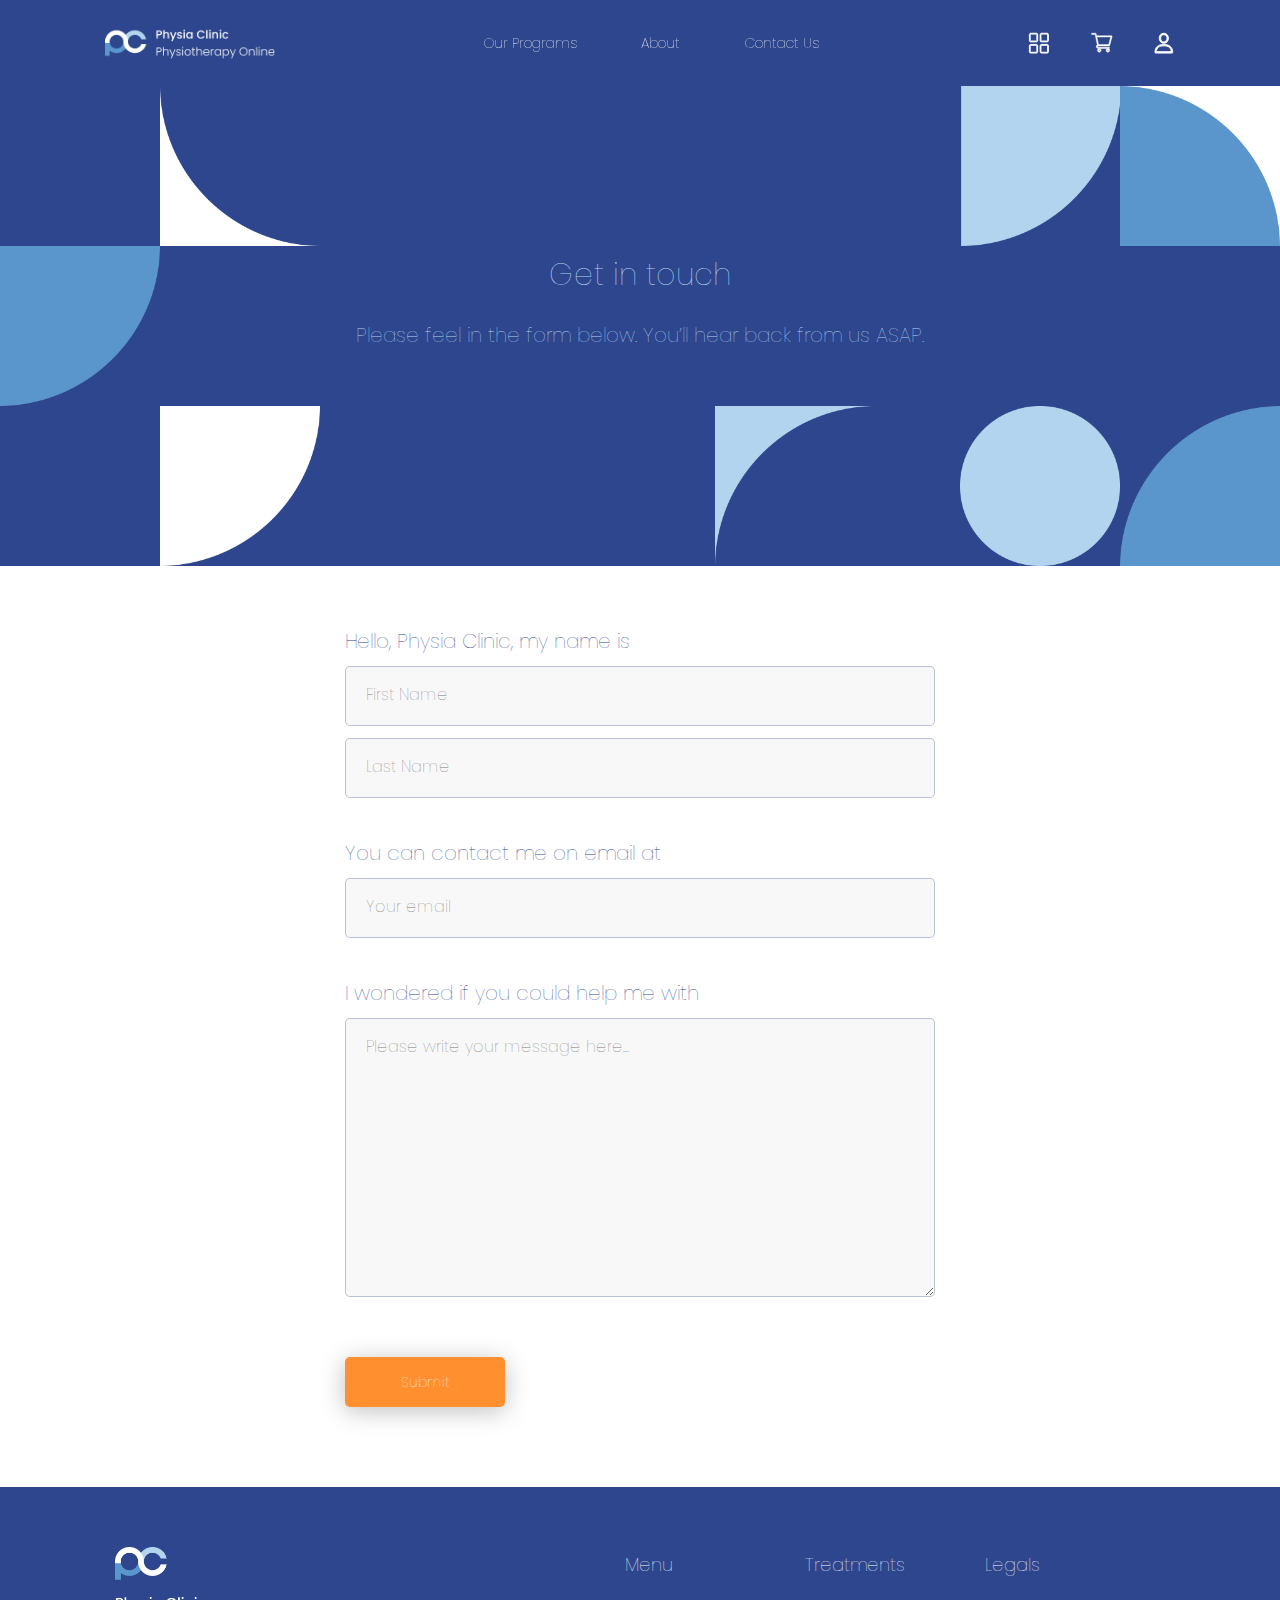
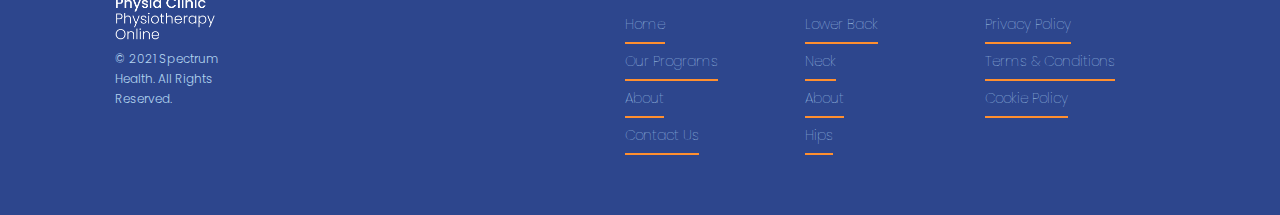
<file: contact_us.html>
<!DOCTYPE html>
<html>
<head>
	<title>Contact Us</title>
    <meta charset="utf-8">
    <meta name="viewport" content="width=device-width, initial-scale=1.0">
    <link rel="stylesheet" type="text/css" href="assets/css/common.css">
    <link rel="stylesheet" type="text/css" href="assets/css/contact_us.css">
    <link href='https://fonts.googleapis.com/css?family=Poppins' rel='stylesheet'>

</head>
<body>
    <!-- header section start -->
    <header>
        <div class="header_main">
            <a href="index.html" class="header_logo">
                <img class="light_logo" src="assets/images/logo.png">
                <img class="dark_logo" src="assets/images/dark_logo.png">
            </a>
            <div class="header_items">
                <div class="navbar_wrapper">
                    <a class="navbar_prog" href="our_programs.html">
                        Our Programs
                    </a>
                    <div class="navbar_hover">
                        <div class="navbar_desk">
                            <div class="nav_left"></div>
                            <div class="nav_right">
                                <a class="nav_1" href="lower_back_program.html"><p>Lower Back Program</p></a>
                                <a class="nav_2">
                                    <p >Neck Program</p>
                                    <span>Coming Soon</span>
                                </a>
                                <a class="nav_3">
                                    <p>Hips Program</p>
                                    <span>Coming Soon</span>
                                </a>
                            </div>
                        </div>
                    </div>
                </div>
                <a href="about.html">About</a>
                <a href="contact_us.html">Contact Us</a>
            </div>
            <div class="header_icons">
                <div class="icons icon_show">
                    <a href="landing.html"><img src="assets/images/header1.svg"></a>
                    <a href="cart_empty.html"><img src="assets/images/cart.svg"></a>
                    <div class="log_pro">
                        <img src="assets/images/contact.svg" id="log_pro1">
                        <div class="profile_items" id="profile_items">
                            <a class="profile_item" href="profile.html">
                                <img src="assets/images/profile.png">
                                <p>Profile</p>
                            </a>
                            <a class="profile_item" href="payment.html">
                                <img src="assets/images/payment.png">
                                <p>Payments</p>
                            </a>
                            <a class="profile_item" href="membership.html">
                                <img src="assets/images/membership.png">
                                <p>Memberships</p>
                            </a>
                            <a class="profile_item" href="login.html">
                                <img src="assets/images/logout.png">
                                <p>Log out</p>
                            </a>
                        </div>
                    </div>
                </div>
                <div class="icons_hover">
                    <a href="landing.html"><img src="assets/images/header2.svg"></a>
                    <a href="cart_empty.html"><img src="assets/images/cart1.svg"></a>
                    <div class="log_pro" id="log_pro">
                        <img src="assets/images/contact1.svg" id="log_pro2">
                        <div class="profile_items" id="profile_items">
                            <a class="profile_item" href="profile.html">
                                <img src="assets/images/profile.png">
                                <p>Profile</p>
                            </a>
                            <a class="profile_item" href="payment.html">
                                <img src="assets/images/payment.png">
                                <p>Payments</p>
                            </a>
                            <a class="profile_item" href="membership.html">
                                <img src="assets/images/membership.png">
                                <p>Memberships</p>
                            </a>
                            <a class="profile_item" href="login.html">
                                <img src="assets/images/logout.png">
                                <p>Log out</p>
                            </a>
                        </div>
                    </div>
                </div>
            </div>
            <div class="hamburger">
                <img class="hamburger_btn" src="assets/images/hamburger.svg">
                <div class="nav_mob">
                    <div class="mob_up">
                        <div><a href="index.html"><img src="assets/images/dark_logo.png"></a></div>
                        <div class="close"><img src="assets/images/close.svg"></div>
                    </div>
                    <div class="mob_down">
                        <div class="">
                            <div class="nav_our nav_pro">
                                <a href="our_programs.html">Our programs</a>
                                <div class="arrow_down"><img src="assets/images/arrow_up.svg"></div>
                                <div class="arrow_up"><img src="assets/images/arrow.svg"></div>
                            </div>
                            <div class="nav_our_detail">
                                <a class="nav_pro lower_back" href="lower_back_program.html">Lower Back Program</a>
                                <div class="nav_pro">
                                    <a>Neck Program</a>
                                    <span>Coming Soon</span>
                                </div>
                                <div class="nav_pro">
                                    <a>Hips Program</a>
                                    <span>Coming Soon</span>
                                </div>
                            </div>
                        </div>
                        <a class="nav_pro" href="about.html">About</a>
                        <a class="nav_pro" href="contact_us.html">Contact Us</a>
                    </div>
                </div>
            </div>
        </div>
    </header>
    <!-- header section end -->

    <!-- hero section start -->
    <section class="hero">
        <img src="assets/images/contact_hero.png">
        <img src="assets/images/contact_tablet.png">
        <img src="assets/images/contact_mob.png">
        <div class="container hero_content">
            <p class="hero_title">Get in touch</p>
            <p class="hero_text">Please feel in the form below. You’ll hear back from us ASAP.</p>
        </div>
    </section>

    <!-- contact section start -->
    <section class="contact container">
        <div class="contact_con">
            <p class="name_title">Hello, Physia Clinic, my name is</p>
            <div class="contact_name">
                <input class="name" type="text" placeholder="First Name">
            </div>
            <div class="contact_last">
                <input class="name" type="text" placeholder="Last Name">
            </div>
            <p class="mail_title">You can contact me on email at</p>
            <div class="contact_mail">
                <input class="name" type="text" placeholder="Your email">
            </div>
            <p class="mes_title">I wondered if you could help me with</p>
            <div class="contact_mes">
                <textarea class="message" placeholder="Please write your message here..."></textarea>
            </div>
            <button id="myBtn">Submit</button>
        </div>
    </section>

    <!-- footer section start -->
    <footer>
        <div class="footer_desk">
            <div class="footer_left">
                <img src="assets/images/footer_logo.png">
                <p class="logo_below">© 2021 Spectrum Health. All Rights Reserved.</p>
            </div>
            <div class="footer_right">
                <div class="footer_part">
                    <p class="footer_title">Menu</p>
                    <a class="footer_link" href="index.html">Home</a>
                    <a class="footer_link" href="our_programs.html">Our Programs</a>
                    <a class="footer_link" href="about.html">About</a>
                    <a class="footer_link" href="contact_us.html">Contact Us</a>
                </div>
                <div class="footer_part">
                    <p class="footer_title">Treatments</p>
                    <a class="footer_link" href="lower_back_program.html">Lower Back</a>
                    <a class="footer_link inactive" href="#">Neck</a>
                    <a class="footer_link inactive" href="about.html">About</a>
                    <a class="footer_link hips" href="#">Hips</a>
                </div>
                <div class="footer_part legals">
                    <p class="footer_title">Legals</p>
                    <a class="footer_link" href="#">Privacy Policy</a>
                    <a class="footer_link" href="#">Terms & Conditions</a>
                    <a class="footer_link" href="#">Cookie Policy</a>
                </div>
            </div>
        </div>
        <div class="yellow_footer">
            <div class="footer_tal">
                <p>Privacy Policy</p>
                <p>Terms & Conditions</p>
                <p>Cookie Policy</p>
            </div>
        </div>
    </footer>
    <!-- footer section end -->

    <!-- popup section start -->
    <div id="mes_popup" class="mes_popup">
        <div class="mes_content">
            <img src="assets/images/mes_sent.png">
            <p>Message sent</p>
        </div>
    </div>
</body>
<script src="https://ajax.googleapis.com/ajax/libs/jquery/3.5.1/jquery.min.js"></script>
<script type="text/javascript" src="assets/javascript/script.js"></script>
<script src="assets/javascript/select-box.js"></script>
<script>
    $(document).ready(function(){

        $(".contact_con button").click(function(){
            $(".mes_popup").css("display", "block");
        });

    });
    var popup = document.getElementById("mes_popup");
    
    window.onclick = function(event) {
        if (event.target == popup) {
            popup.style.display = "none";
        }
    }
</script>
</html>
</file>
<file: assets/css/common.css>
/* header section start */
*{
    font-family: Poppins;
    font-style: normal;
    font-weight: 100;
}
p{
    margin: 0%;
}
body{
    margin: 0;
}
header{
    position: fixed;
    z-index: 101;
    width: 100%!important;
}
button:hover{
    cursor: pointer;
}
button:active{
   opacity: 0.9;
}
.container{
    max-width: 1024px;
    margin: 0 auto;
    height: 100%;
}
.header_main{
    color: white;
    display: flex;
    flex-direction: row;
    justify-content: space-around;
    align-items: center;
    height: 86px;
    position: relative;
}
.header_logo:hover{
    cursor: pointer;
}
.light_logo{
    width: 170px;
}
.dark_logo{
    display: none;
    width: 174px;
}
.header_items{
    min-width: 335px;
    display: flex;
    justify-content: space-between;
    font-family: Poppins;
    font-style: normal;
    font-weight: normal;
    font-size: 14px;
    line-height: 50px;
    height: 100%;
}
a{
    color: white;
    text-decoration: none;
    display: flex;
    align-items: center;
}
.header_items a:hover{
    /* color: #2D468D; */
    cursor: pointer;
    border-bottom: 1px solid #fff;
}
.navbar_prog{
    height: 100%;
}
.header_icons{
    height: 100%;
    align-items: center;
    display: flex;
}
.log_pro{
    display: flex;
    position: relative;
    cursor: pointer;
}
.profile_items{
    border-radius: 5px;
    width: 271.5px;
    background: #F2F3F5;
    position: absolute;
    top: 50px;
    right: 0;
    display: none;
}
.profile_item{
    display: flex;
    padding: 27px 24px;
    border-bottom: 1px solid rgba(15, 33, 53, 0.2);
}
.profile_item:last-child{
    border-bottom: none;
}
.profile_items .profile_item:first-child::before{
    content: "";
    position: absolute;
    top: -10px;
    right: 13px;
    border-radius: 5px;
	width: 25px;
	height: 25px;
    transform: rotate(45deg);
	background-color: #F2F3F5;
}
.profile_item img{
    width: 30px!important;
    height: auto!important;
}
.profile_item p{
    margin-left: 20px;
    font-size: 18px;
    line-height: 27px;
    color: #2D468D;
}
.header_icons .icon_show{
    min-width: 147px;
    display: flex;
    justify-content: space-between;
}
.header_icons .icons img{
    width: 22px;
    height: 22px;
}
.icons_hover{
    display: none;
}
.hamburger{
    display: none;
}
.hamburger_item{
    width: 22px;
    height: 2.5px;
    margin: 6px 0;
    background: #fff;
}
.nav_mob{
    background: white;
    position: absolute;
    top: 0;
    left: 0;
    width: 100%;
    height: 100vh;
    opacity: 0;
    pointer-events: none;
}
.mob_up{
    display: flex;
    justify-content: space-between;
    padding: 30px;
}
.mob_up>div>a>img{
    width: 170px;
}
.mob_down{
    padding: 30px;
    display: flex;
    flex-direction: column;
    justify-content: space-between;
    font-family: Poppins;
    font-style: normal;
    font-weight: normal;
    color: #2D468D;
}
.nav_pro{
    border-bottom: 0.5px solid rgba(45, 70, 141, 0.2);
    font-size: 20px;
    line-height: 50px;
    display: flex;
    align-items: center;
    padding: 15px 0;
    color: #2D468D
}
.nav_pro a{
    color: #2D468D;
}
.nav_pro span{
    padding-left: 22px;
}
.lower_back{
    color: #FF8F2F;
}
.nav_our{
    display: flex;
    justify-content: space-between;
    align-items: center;
}
.arrow_down{
    display: none;
}
.nav_our_detail{
    height: 0;
    overflow: hidden;
    transition: 0.5s;
}
.navbar_hover{
    height: 0;
    overflow: hidden;
    transition: 0.5s;
    position: absolute;
    top:86px;
    left: 0;
    width: 100%;
}
.navbar_desk{
    font-size: 14px;
    font-family: Poppins;
    font-style: normal;
    font-weight: normal;
    display: flex;
    align-items: center;
    color: #2D468D;
    background-color: white;
    border-top: 2px solid rgba(0, 33, 122, 0.2);
}
.nav_left{
    width: 30%;
}
.nav_right{
    border-left: 2px solid rgba(0, 33, 122, 0.2);;
    padding: 0px 64px 20px 64px;
}
.nav_1, .nav_2, .nav_3{
    display: flex;
    padding-top: 20px;
}
.nav_1 p, .nav_2 p, .nav_3 p{
    margin: 0;
    border-bottom: 2px solid #36ACFC;
    width: fit-content;
}
.nav_2 span, .nav_3 span{
    padding-left: 18px;
}
.nav_1:hover p, .nav_2:hover p, .nav_3:hover p{
    border-bottom: 2px solid #F34E23;
} 

/* footer section start */
footer{
    background: #2D468D;
    font-family: Poppins;
    font-style: normal;
    font-weight: normal;
    color: #FFFFFF;
}
.logo_below{
    font-family: Poppins;
    font-style: normal;
    font-weight: 300;
    font-size: 12px;
    line-height: 20px;
    color: #B2D3EF;
    max-width: 146px;
}
.footer_desk{
    display: flex;
    padding: 60px;
    justify-content: space-around;
}
.footer_left{
    min-width: 400px;
}
.footer_left img{
    width: 100px;
}
.footer_right{
    display: flex;
    flex-direction: row;
}
.footer_part{
    min-width: 180px;
}
.footer_link{
    font-size: 14px;
    line-height: 35px;
    color: #B2D3EF;
    border-bottom: 1px;
    width: fit-content;
    width: -moz-fit-content;
    width: -webkit-fit-content;
    border-bottom: 2px solid #FF8F2F;
}
.footer_title{
    font-size: 18px;
    line-height: 35px;
    color: white;
    margin-bottom: 25px;
    margin-top: 0;
}
.yellow_footer{
    display: none;
    background: #FF8F2F;
    height: 60px;
    color: white;
}

/* responsive design */
@media(max-width:1023px){
    .header_main{
        justify-content: space-between;
        padding: 0 40px;
        width: calc(100% - 80px)!important;
    }
    .header_items{
        display: none;
    }
    .header_icons{
        display: none;
    }
    .hamburger{
        display: block;
    }

    .footer_desk{
        justify-content: space-between;
    }
    .footer_tal{
        font-size: 10px;
        color: white;
        display: flex;
        flex-direction: row;
        justify-content: space-around;
        align-items: center;
        width: 100%;
    }
    .footer_left{
        min-width: 230px;
    }
    .footer_part{
        min-width: 150px;
    }
    .legals, .hips{
        display: none;
    }
    .inactive{
        border-bottom: 2px solid #b1acff;
    }
    .yellow_footer{
        display: block;
        display: flex;
        align-items: center;
        justify-content: space-between;
    }
}

@media only screen and (min-width: 600px) and (max-width:1023px) {

}

@media(max-width:599px){
    .nav_pro{
        font-size: 16px;
    }
    .footer_desk{
        padding: 30px;
    }
    .footer_part {
        min-width: 110px;
    }
    .footer_left {
        min-width: 130px;
        padding-right: 10px;
    }
    .footer_left img{
        width: 80px;
    }
    .logo_below{
        padding-top: 30px;
        font-size: 10px;
    }
    .footer_title{
        font-size: 15px;
        margin-bottom: 35px;
    }
    .footer_link{
        font-size: 11px;
        line-height: 20px;
        margin-bottom: 15px;
    }
}

@media(max-width:450px){
    .footer_part {
        min-width: 90px;
    }
    .footer_left {
        min-width: 100px;
    }
}
</file>
<file: assets/css/about.css>
/* hero section start */
.hero{
    /* background-image: url("../images/aboutus.png"); */
    /* height: 768px; */
    /* background-position: 0 86px; */
    /* background-repeat: no-repeat; */
    /* background-size: 100%; */
    background-color: #2D468D;
    position: relative;
}
.hero img{
    padding-top: 86px;
    width: 100%;
    margin-bottom: -7px;
}
.hero img:nth-child(2), .hero img:nth-child(3){
    display: none;
}
.hero_content{
    font-family: Poppins;
    font-style: normal;
    font-weight: normal;
    font-size: 30px;
    line-height: 50px;
    color: #B2D3EF;
    position: absolute;
    top: 50%;
    left: 50%;
    transform: translate(-50%, -50%);
    display: flex;
    justify-content: center;
    align-items: center;
}
.container{
    max-width: 1024px;
    margin: 0 auto;
    height: 100%;
}
p{
    margin: 0%;
}
/* bringing section start  */
.bring{
    display: flex;
    flex-direction: column;
    justify-content: center;
    align-items: center;
    margin-bottom: 90px;
}
.bring_title{
    margin-top: 80px;
    font-size: 20px;
    line-height: 30px;
    text-align: center;
    color: #2D468D;
}
.bring_text{
    margin-top: 20px;
    max-width: 600px;
    font-size: 16px;
    line-height: 30px;
    text-align: center;
    color: #2D468D;
}
/* story section start  */
.story{
    display: flex;
    flex-direction: row;
    align-items: center;
}
.story_left{
    width: 50%;
}
.story_left img{
    width: 100%;
    height: 100%;
}
.story_right{
    padding: 0 60px;
    width: calc(50% - 60px);
}
.story_title{
    font-size: 20px;
    line-height: 35px;
    color: #2D468D;
}
.story_text{
    margin-top: 40px;
    font-size: 16px;
    line-height: 30px;
    color: #2D468D;
}
/* injury section start */
.injury{
    background-color: #5A95CB;
    margin: 217px 0;
}
.injury_up{
    width: 50%;
    margin-left: 50%;
}
.injury_up img{
    width: 100%;
    margin-top: -25%;
}
.injury_center{
    display: flex;
    justify-content: center;
    align-items: center;    
}
.injury_center p{
    font-size: 20px;
    line-height: 30px;
    color: #fff;
    max-width: 630px;
    text-align: center;
    padding: 60px 0;
}
.injury_do{
    width: 50%;
}
.injury_do img{
    width: 100%;
    margin-bottom: -25%;
}


/* approach section start  */
.approach{
    margin: 0 0 74px 0;
    display: flex;
    flex-direction: row;
    align-items: center;
}
.approach_left{
    width: calc(50% - 80px);
    padding: 0 40px;
}
.approach_title{
    font-size: 20px;
    line-height: 35px;
    color: #2D468D;
}
.approach_text{
    margin-top: 40px;
    font-size: 16px;
    line-height: 30px;
    color: #2D468D;
}
.approach_right{
    width: 50%;
}
.approach_right img{
    width: 100%;
    height: 100%;
}
/* belief section start */
.belief{
    background-color: #2D468D;
}
.belief_title{
    padding-top: 70px;
    font-size: 24px;
    line-height: 35px;
    text-align: center;
    color: #B2D3EF;
}
.belief_tab{
    display: flex;
    padding: 126px 140px 160px 140px;
}
.tabs{
    width: 50%;
    font-size: 20px;
    line-height: 35px;
    display: flex;
    flex-direction: column;
    justify-content: center;
}
.tabs div:first-child a{
    color: #FF8F2F;
}
.tabs div a{
    padding-bottom: 40px;
}
.tab_contents{
    width: 50%;
}
.contents{
    display: flex;
    flex-direction: column;
    justify-content: center;
    align-items: center;
}
.contents p{
    margin-top: 53px;
    font-size: 16px;
    line-height: 30px;
    text-align: center;
    color: #B2D3EF;
}
.tab_contents div img{
    width: 120px;
    height: 120px;
}
.belief_mob{
    display: none;
    padding: 0 40px 118px 40px;
}
.belief_mob .mob_tabs:first-child .mob_title{
    color: #FF8F2F;
}
.mob_title{
    margin-top: 60px;
    font-size: 20px;
    line-height: 35px;
    color: white;
    display: flex;
    align-items: center;
}
.mob_title img{
    width: 34px;
}
.mob_contents{
    display: flex;
    flex-direction: column;
    justify-content: center;
    align-items: center;
}
.mob_contents img{
    width: 120px;
}
.mob_contents p{
    margin-top: 34px;
    max-width: 521px;
    font-size: 16px;
    line-height: 30px;
    text-align: center;
    color: #B2D3EF;
}



/* vision section start  */
.vision{
    display: flex;
    flex-direction: column;
    align-items: center;
    text-align: center;
    color: #2D468D;
    background: #FFF;
}
.vision.fixed{
    position: fixed;
    top: 0;
    left: 0;
    right: 0;
    z-index: 1000;
}
.vision_title{
    margin-top: 130px;
    font-size: 20px;
    line-height: 35px;
}
.vision_text{
    margin-top: 60px;
    font-size: 16px;
    line-height: 30px;
    max-width: 326px;
}
.vision_prog{
    margin-top: 130px;
    margin-bottom: 100px;
    width: 225px;
    height: 2px;
    background-color: #ccc;
}
.vision_real{
    height: 2px;
    background-color: #FF8F2F;
    width: 100%;
    transition: .3s;
    transform: scaleX(0.33);
    transform-origin: left;
}
.how-section{
    max-height: 0;
    opacity: 0;
    transform: translateY(20px);
    transition: .3s;
}
.how-section.show{
    max-height: none;
    opacity: 1;
    transform: translateY(0px);
}

/* moving section start */
.moving{
    background-color: #B2D4EF;
    display: flex;
    flex-direction: column;
    align-items: center;
    justify-content: center;
}
.moving_title{
    margin-top: 60px;
    font-size: 20px;
    line-height: 35px;
    text-align: center;
    color: #2D468D;
}
.moving_text{
    margin-top: 40px;
    font-size: 16px;
    line-height: 30px;
    text-align: center;
    color: #2D468D;
    max-width: 744px;
}
.moving button{
    margin-top: 40px;
    margin-bottom: 120px;
    width: 160px;
    height: 50px;
    font-size: 14px;
    line-height: 25px;
    background: #FF8F2F;
    color: #fff;
    border: none;
    border-radius: 5px;
    box-shadow: 0px 4px 25px rgba(0, 0, 0, 0.25);
}


@media(max-width: 1023px){
    .hero img:nth-child(2){
        display: block;
    }
    .hero img, .hero img:nth-child(3){
        display: none;
    }
    .bring_text{
        max-width: 100%;
    }
    .bring{
        margin-bottom: 67px;
        padding: 0 40px;
    }
    .story{
        flex-direction: column;
    }
    .story_left{
        width: 100%;
    }
    .story_right{
        width: calc(100% - 80px);
        padding: 0 40px;
    }
    .story_title{
        margin-top: 34px;
    }
    .story_text{
        margin-top: 40px;
        padding-top: 0;
    }
    .approach{
        flex-direction: column;
        margin: 0;
    }
    .approach_left{
        width: calc(100% - 80px);
        padding: 0 40px;
    }
    .approach_right{
        width: 100%;
        margin-top: 34px;
        margin-bottom: -10px;
    }
    .vision_text{
        margin-top: 225px;
    }
    .vision_prog{
        margin-top: 230px;
        margin-bottom: 108px;
    }
    .moving_title{
        margin-top: 60px;
    }
    .moving_text{
        margin-top: 40px;
        max-width: 520px;
    }
    .moving button{
        margin-top: 40px;
        margin-bottom: 58px;
    }
    .injury_up{
        width: 60%;
        margin-left: 40%;
    }
    .injury_do{
        width: 60%;
    }
    .injury_center p{
        padding:90px 40px
    }
    .belief_tab{
        display: none;
    }
    .belief_mob{
        display: block;
    }

}
@media(max-width: 599px){
    .hero img:nth-child(3){
        display: block;
    }
    .hero img, .hero img:nth-child(2){
        display: none;
    }
    .hero_content{
        font-size: 18px;
    }
    .bring{
        margin-bottom: 37px;
        padding: 0 20px;
    }
    .bring_title{
        margin-top: 20px;
        margin-bottom: 10px;
    }
    .bring_text{
        margin-top: 10px;
        font-size: 12px;
        line-height: 22px;
    }
    .story_right{
        width: calc(100% - 40px);
        padding: 0 20px;
    }
    .story_title{
        margin-top: 17px;
        font-size: 16px;
        line-height: 35px;
    }
    .story_text{
        margin-top: 20px;
        font-size: 12px;
        line-height: 22px;
    }
    .approach_title{
        font-size: 16px;
        line-height: 35px;
    }
    .approach_text{
        margin-top: 20px;
        font-size: 12px;
        line-height: 22px;
    }
    .approach_left{
        width: calc(100% - 40px);
        padding: 0 20px;
    }
    .approach_right{
        margin-top: 20px;
    }
    .belief_title{
        padding-top: 22px;
        font-size: 16px;
        line-height: 35px;
    }
    .belief_mob{
        padding: 20px 20px 40px 20px;
    }
    .mob_title{
        font-size: 16px;
        line-height: 35px;
        margin-top: 15px;
    }
    .mob_contents img{
        width: 80px;
    }
    .mob_contents p{
        font-size: 12px;
        line-height: 22px;
    }


    .vision_title{
        font-size: 16px;
        line-height: 35px;
        margin-top: 159px;
    }
    .vision_text{
        font-size: 12px;
        line-height: 22px;
        margin-top: 40px;
    }
    .vision_prog{
        margin-top: 190px;
        margin-bottom: 44px;
    }
    .moving_title{
        margin-top: 66px;
        font-size: 16px;
        line-height: 35px;
    }
    .moving_text{
        margin-top: 20px;
        font-size: 12px;
        line-height: 22px;
    }
    .moving button{
        margin-top: 40px;
        margin-bottom: 66px;
        max-width: 280px;
    }
    .injury{
        margin-top: 170px;
        margin-bottom: 170px;
    }
    .injury_up{
        width: 100%;
        margin-left: 0;
    }
    .injury_center p{
        font-size: 16px;
        line-height: 28px;
        padding: 52px 20px;
    }
    .injury_do{
        width: 100%;
    }
}
</file>
<file: assets/css/clinical/common.css>
* {
    font-family: Poppins;
    font-style: normal;
    font-weight: 100;
}
body {
    margin: 0;
}
.clinical {
    width: 100%;
    display: -ms-flexbox;
    display: flex;
    height: 100%;
}
.clinical_left {
    background-color: #2D468D;
    width: 25%;
    display: -ms-flexbox;
    display: flex;
    -ms-flex-direction: column;
    flex-direction: column;
    -ms-flex-align: center;
    align-items: center;
    -ms-flex-pack: justify;
    justify-content: space-between;
}
.clinical_left > div {
    display: -ms-flexbox;
    display: flex;
    -ms-flex-direction: column;
    flex-direction: column;
    width: 100%;
}
.clinical_left > div.top-nav > a.navlink:hover, .clinical_left > div.top-nav > a.navlink.nav_active {
    background: #FF8F2F;
}
.clinical_left > div.bottom-nav {
    margin-bottom: 80px;
}
.clinical_right {
    width: 75%;
    position: relative;
    height: 100vh;
    background-size: cover;
    display: -ms-flexbox;
    display: flex;
}
a {
    text-decoration: none;
}
.navlink {
    padding: 32px 44px;
    font-size: 16px;
    border-bottom: 1px solid rgba(255,255,255,0.5);
    color: white;
}
.navlink_img {
    display: block;
    padding: 44px;
    border-bottom: 1px solid rgba(255,255,255,0.5);
}
.bottom_link {
    padding: 15px 44px;
    font-size: 16px;
    color: white;
    margin-top: auto;
}

@media(max-width:1050px){
    .navlink_img {
        padding-top: 44px;
        padding-bottom: 44px;
        border-bottom: 1px solid rgba(255,255,255,0.5);
    }
}
</file>
<file: assets/css/clinical/availability.css>
:root {
    --checkbox-size: 12px;
    --check-size: calc(var(--checkbox-size) / 3);
    --check-color: white;
    --checkbox-color: #ff8f2f;
}
.container-1 {
    padding: .5rem;
    width: 100%;
}
.container-2 {
    padding: .5rem 1.5rem;
}
.heading-1 {
    color: #2d468d;
    font-weight: 600;
    font-size: 14px;
}
.clinical_right .para-1 {
    color: #2d468d;
    font-size: 10px;
    text-transform: uppercase;
    margin-bottom: 5px;
}
.timezone{
    color: #FF8F2F;
    border: 0;
    font-size: 12px;
    margin-bottom: 12px;
}
.timezone:focus{
    outline: none;
}
.grid-1 {
    display: grid;
    grid-template-columns: 35% 35% 30%;
    border-top: 1px solid #d0d0d0;
}
.grid-1 > div:nth-of-type(1) {
    grid-column: 1 / span 2;
    border-right: 1px solid #d0d0d0;
}
.grid-1 > div:nth-of-type(2) {
    grid-column: 3 / span 1;
}
.grid-1 > div {
    padding: .5rem 1.5rem;
}
.heading-2 {
    color: #2d468d;
    font-weight: 600;
    font-size: 12px;
}
ul.list-1 {
    list-style-type: none;
    padding: 0;
    margin: 0;
}
ul.list-1 > li {
    border-bottom: 1px solid rgba(208, 208, 208, 0.5);
    padding-top: 20px;
    padding-bottom: 20px;
}
.flex-1 {
    display: -ms-flexbox;
    display: flex;
    -ms-flex-align: center;
    align-items: center;
    -ms-flex-pack: justify;
    justify-content: space-between;
}
.flex-2, .flex-3, .flex-4, .flex-5, .flex-4 .trash, .flex-7 {
    display: -ms-flexbox;
    display: flex;
    -ms-flex-align: center;
    align-items: center;
}
.flex-2 > div:nth-of-type(1) {
    margin-right: 20px;
}
.flex-3 > div:nth-of-type(1), .flex-5 > div:nth-of-type(1) {
    margin-right: 10px;
}
.flex-3 > div:nth-of-type(2) {
    width: 35px;
}
.flex-3 .day {
    color: #2d468d;
    font-weight: 600;
    font-size: 12px;
    text-transform: uppercase;
}
.flex-4 > div:not(:last-child) {
    margin-right: 5px;
}
.flex-4 .time > input {
    width: 72px;
    height: 35px;
    border: 1px solid #e7e7e7;
    box-sizing: border-box;
    border-radius: 5px;
    padding: 10px;
    color: #2d468d;
    font-size: 10px;
    text-align: center;
}
.flex-4 .hyphen > span {
    color: #2d468d;
    font-size: 10px;
}
.flex-4 .unavailable > span {
    color: #767676;
    font-size: 10px;
}
.flex-4 .trash > img, .flex-5 .plus > img, .flex-5 .copy > img {
    width: 20px;
    height: 20px;
    cursor: pointer;
}
.flex-5 > div {
    display: -ms-flexbox;
    display: flex;
}
.para-2 {
    font-size: 12px;
    color: #767676;
    margin-bottom: 30px;
}
.checkbox {
    display: block;
    position: relative;
    margin-bottom: 0;
    cursor: pointer;
    -webkit-user-select: none;
    -moz-user-select: none;
    -ms-user-select: none;
    user-select: none;
    height: var(--checkbox-size);
    width: var(--checkbox-size);
}
.checkbox > input {
    position: absolute;
    opacity: 0;
    cursor: pointer;
    height: var(--checkbox-size);
    width: var(--checkbox-size);
    top: 50%;
    left: 50%;
    transform: translate(-50%, -50%);
}
.checkbox > span {
	position: absolute;
	top: 0;
	left: 0;
	height: var(--checkbox-size);
	width: var(--checkbox-size);
	background-color: #fff;
    border: 1px solid #d0d0d0;
    border-radius: 2px;

}
.checkbox:hover > input ~ span {
	background-color: #fff;
}
.checkbox > input:checked ~ span {
	background-color: var(--checkbox-color);
    border: 1px solid var(--checkbox-color);
}
.checkbox > input:checked ~ span:after {
  display: block;
}
.checkbox > span:after {
    content: "";
	position: absolute;
	display: none;
    top: 50%;
    left: 50%;
    width: var(--check-size);
    height: calc(var(--check-size) * 1.8);
    border: calc(var(--check-size) * 0.4) solid var(--check-color);
    border-width: 0 calc(var(--check-size) * 0.5) calc(var(--check-size) * 0.5) 0;
    -webkit-transform: translate(-50%, -50%) rotate(45deg);
    -ms-transform: translate(-50%, -50%) rotate(45deg);
    transform: translate(-50%, -50%) rotate(45deg);
}
.text-center {
    text-align: center!important;
}
.button-1 {
    border: 1px solid #ff8f2f;
    border-radius: 5px;
    background-color: white;
    color: #ff8f2f;
    font-size: 14px;
    cursor: pointer;
    width: 160px;
    height: 50px;
}
.button-1:hover {
    background: #ff8f2f;
    color: white;
}
.modal {
    display: none;
    position: fixed;
    z-index: 1;
    top: 0;
    bottom: 0;
    right: 0;
    left: 0;
    background-color: rgba(45, 70, 141, 0.8);
}
.modal-content {
    box-sizing: border-box;
    width: 365px;
    background: #FFFFFF;
    box-shadow: 0px 4px 25px rgba(0, 0, 0, 0.25);
    border-radius: 5px;
    position: absolute;
    top: 50%;
    left: 50%;
    transform: translate(-50%, -50%);
}
.modal-content .padding {
    padding: 25px;
    border: 1px solid #dadada;
}
.heading-3 {
    color: #2d468d;
    font-weight: 600;
    font-size: 14px;
    width: 260px;
    margin: 0 auto;
    text-align: center;
    margin-bottom: 25px;
}
.flex-6 {
    display: -ms-flexbox;
    display: flex;
    -ms-flex-align: center;
    align-items: center;
    -ms-flex-pack: justify;
    justify-content: space-between;
}
.flex-6 .month-year {
    font-size: 14px;
    color: #2d468d;
}
.flex-6 {
    margin-bottom: 15px;
}
.flex-7 > div:nth-of-type(1) {
    margin-right: 20px;
}
.flex-7 button {
    width: 20px;
    height: 20px;
    cursor: pointer;
    box-sizing: border-box;
    display: -ms-flexbox;
    display: flex;
    -ms-flex-align: center;
    align-items: center;
    -ms-flex-pack: center;
    justify-content: center;
    padding: 0;
    margin: 0;
    border: 0;
    background: transparent;
}
.flex-7 button:disabled > i{
    color: #7a7a7a;
}
.flex-7 button:not(:disabled) > i {
    color: #ff8f2f;
}
.flex-7 i {
    color: #7a7a7a;
    font-size: 12px;
}
.calander-header, .calander-body {
    display: grid;
    grid-template-columns: 14.2% 14.2% 14.2% 14.2% 14.2% 14.2% auto;
    margin-bottom: 15px;
}
.calander-body {
    row-gap: 5px;
}
.calander-header .calander-day, .calander-body .calander-cell {
    display: -ms-flexbox;
    display: flex;
    -ms-flex-align: center;
    align-items: center;
    -ms-flex-pack: center;
    justify-content: center;
}
.calander-header .calander-day > span {
    font-size: 12px;
    color: #7a7a7a;
    text-transform: uppercase;
}
.calander-body .calander-cell > span {
    font-size: 14px;
    font-weight: 600;
    color: #767676;
}
.calander-body .calander-cell > button {
    width: 40px;
    height: 40px;
    background: #B2d4ef;
    font-weight: 600;
    font-size: 14px;
    color: #2d468d;
    border-radius: 50%;
    cursor: pointer;
    box-sizing: border-box;
    display: -ms-flexbox;
    display: flex;
    -ms-flex-align: center;
    align-items: center;
    -ms-flex-pack: center;
    justify-content: center;
    padding: 0;
    margin: 0;
    border: 0;
}
.calander-body .calander-cell > button:hover, .calander-body .calander-cell > button.active {
    background: #2d468d;
    color: white;
}
.calander-footer {
    background: #f9f9f9;
}
.heading-4 {
    color: #2d468d;
    font-weight: 600;
    font-size: 12px;
    margin: 0 auto;
    margin-bottom: 15px;
}
ul.list-2 {
    list-style-type: none;
    padding: 0;
    margin: 0;
}
ul.list-2 > li:not(:last-child) {
    margin-bottom: 20px;
}
.grid-2 {
    display: grid;
    grid-template-columns: auto auto;
    column-gap: 10px;
    padding: 25px;
}
.button-2, .button-3 {
    border-color: #ff8f2f;
    border: 1px solid #ff8f2f;
    border-radius: 5px;
    font-size: 14px;
    cursor: pointer;
    width: 100%;
    height: 50px;
}
.button-2 {
    background-color: white;
    color: #ff8f2f;
}
.button-3 {
    background-color: #ff8f2f;
    color: white;
}
.button-2:hover {
    background: #ff8f2f;
    color: white;
}
.button-3:hover {
    background-color: white;
    color: #ff8f2f;
}
</file>
<file: assets/css/book_consul.css>
*{
    padding: 0;
    margin: 0;
    outline: none;
    font-family: Poppins;
    font-style: normal;
    font-weight: normal;
}
.container{
    max-width: 1024px;
    margin: 0 auto;
    height: 100%;
}
button:hover{
    cursor: pointer;
}
button:active{
   opacity: 0.9;
}
header{
    width: 100%;
    height: 130px;
    display: flex;
    align-items: center;
    background: #FFFFFF;
}
.back img{
    width: 34px;
    padding-left: 76px;
}
header p{
    width: 100%;
    font-size: 20px;
    line-height: 50px;
    text-align: center;
    color: #2D468D;
}
/* stepper section start */
.line{
    border-top: 1px solid rgba(45, 70, 141, 0.2);
    border-bottom: 1px solid rgba(45, 70, 141, 0.2);
    height: 40px;
    background: #F8F8F8;
    display: flex;
    box-shadow: 0px 4px 4px rgba(45, 70, 141, 0.11);
}
.sq_tri{
    display: flex;
    height: 100%;
    width: 33%;
    position: relative;
}
.sq_tri2{
    width: 33%;
    position: relative;
}
.sq_tri3{
    width: 34%;
    position: relative;
    display: flex;
    justify-content: center;
    align-items: center;
    font-size: 16px;
    line-height: 26px;
    text-align: center;
    color: rgba(45, 70, 141, 0.3);
}
.sq{
    width: 100%;
    height: 100%;
    display: flex;
    justify-content: center;
    align-items: center;
    font-size: 16px;
    line-height: 26px;
    text-align: center;
    color: #FFFFFF;
}
.sq2{
    width: 100%;
    height: 100%;
    display: flex;
    justify-content: center;
    align-items: center;
    font-size: 16px;
    line-height: 26px;
    text-align: center;
    color: rgba(45, 70, 141, 0.3);
}
.tri{
    z-index: 1;
    top: 0;
    margin-top: 6px;
    width: 28.23px;
    height: 28.23px;
    border-top: 1px solid rgba(45, 70, 141, 0.2);
    border-right: 1px solid rgba(45, 70, 141, 0.2);
    transform: rotate(45deg);
    padding-right: 0px;
    position: absolute;
    left: 276px;
}
.tri2{
    z-index: 1;
    top: 0;
    margin-top: 6px;
    width: 28.3px;
    height: 28.3px;
    border-top: 1px solid rgba(45, 70, 141, 0.2);
    border-right: 1px solid rgba(45, 70, 141, 0.2);
    transform: rotate(45deg);
    padding-right: 0px;
    position: absolute;
    left: 276px;
}
.active{
    background-color: #FF8F2F;
}
.inactive{
    background-color: #F8F8F8;
}

.pick{
    display: flex;
    padding-top: 35px;
}
.date, .time{
    width: 100%;
    display: flex;
    flex-direction: column;
    align-items: center;
}
.time{
    display: none;
    flex-direction: column;
    align-items: center;
    width: 50%;
}
.date_name, .time_name{
    font-size: 20px;
    line-height: 25px;
    text-align: center;
    color: #2D468D;
}
/* .date div{
    margin-top: 50px;
    width: 291px;
    height: 315px;
    background: #F8F8F8;
} */
/* calendar style start */
a ul {
list-style-type: none;
margin: 0;
padding: 0;
}
ul {
    list-style-type: none;
    margin: 0;
    padding: 0;
}
.left {
float: left;
}
.right {
float: right;
}
.monthname {
width: 18em;
}
.pointer {
cursor: pointer;
user-select: none;
}
.header {
padding: 15px 0;
display: flex;
}
.minusmonth img, .addmonth img{
    width: 24px;
}
.group:after {
content: "";
display: table;
clear: both;
}
.calendar p {
line-height: 1.5em;
margin: 0;
color: #2D468D;
}
.calendar {
background: #fff;
color: #777;
padding: 20px 30px;
/* max-width: 20em;
min-height: 15em; */
margin-top: 50px;
width: 291px;
height: 315px;
background: #F8F8F8;
}
.calendar li {
float: left;
width: calc(100% / 7);
text-align: center;
padding: 0.35em 0;
cursor: pointer;
color: #2D468D;
}
.calendar li.empty {
pointer-events: none;
}
.calendar li:hover {
color: #2D468D;
}
.calendar li.active, .calendar li.active:hover {
background-color: #2D468D;
box-shadow: 0px 4px 25px rgba(0, 0, 0, 0.25);
color: #fff;
}
.calendar li:nth-child(-n+6) {
color: #2D468D;
}
.time_slot{
    margin-top: 50px;
    width: 291px;
}
.slot_row{
    margin-top: 10px;
    display: flex;
    justify-content: space-between;
}
.time_slot p{
    display: flex;
    justify-content: center;
    align-items: center;
    width: 130px;
    height: 60px;
    background-color: #F8F8F8;
    font-size: 16px;
    line-height: 26px;
    text-align: center;
    color: #2D468D;
    cursor: pointer;
}
.time_slot p:hover{
    color: #fff;
    background: #2D468D;
    box-shadow: 0px 4px 25px rgba(0, 0, 0, 0.25);
}
.btn_next{
    display: flex;
    justify-content: flex-end;
    margin-right: 64px;
    margin-top: 34px;
}
.btn_next button{
    width: 160px;
    height: 50px;
    box-shadow: 0px 4px 25px rgba(0, 0, 0, 0.25);
    border: none;
    background: #FF8F2F;
    border-radius: 5px;
    font-size: 14px;
    line-height: 25px;
    text-align: center;
    color: #FFFFFF;
    cursor: pointer;
}
.upload{
    padding: 0 90px;
    display: flex;
    flex-direction: column;
    align-items: center;
    display: none;
}
.upload_title{
    margin-top: 40px;
    font-size: 20px;
    line-height: 25px;
    text-align: center;
    color: #2D468D;
}
.upload_text{
    margin-top: 26px;
    font-weight: 300;
    font-size: 12px;
    line-height: 18px;
    text-align: center;
    color: #2D468D;
}
.upload_part{
    margin-top: 36px;
    width: 291px;
    height: 259px;
    background: #2D468D;
    position: relative;
    display: flex;
    flex-direction: column;
    justify-content: center;
    align-items: center;
}
.upload_part input{
    opacity: 0;
    width: 291px;
    height: 259px;
}
.upload_part img{
    position: absolute;
    width: 52px;
}
.upload_part p{
    position: absolute;
    bottom: 65px;
    font-size: 18px;
    line-height: 25px;
    text-align: center;
    color: #FFFFFF;
}
.btn_group{
    margin-top: 60px;
    margin-bottom: 53px;
    width: 100%;
    display: flex;
    justify-content: space-between;
}
.group_back{
    width: 160px;
    height: 50px;
    border: 1px solid #FF8F2F;
    background: #fff;
    border-radius: 5px;
    font-size: 14px;
    line-height: 25px;
    text-align: center;
    color: #FF8F2F;
    cursor: pointer;
}
.group_next{
    width: 160px;
    height: 50px;
    box-shadow: 0px 4px 25px rgba(0, 0, 0, 0.25);
    border: none;
    background: #FF8F2F;
    border-radius: 5px;
    font-size: 14px;
    line-height: 25px;
    text-align: center;
    color: #FFFFFF;
    cursor: pointer;
}
.confirm{
    padding: 0 200px;
    display: none;
}
.confirm_title{
    margin-top: 50px;
    font-size: 20px;
    line-height: 25px;
    text-align: center;
    color: #2D468D;
}
.change_date{
    margin-top: 72px;
    display: flex;
    justify-content: space-between;
}
.date_title, .time_title, .doc_title{
    display: flex;
}
.date_title img, .time_title img, .doc_title img{
    width: 25px;
}
.date_title p, .time_title p{
    padding-left: 10px;
    font-size: 20px;
    line-height: 26px;
    color: #2D468D;
}
.doc_title p{
    padding-left: 10px;
    color: #FF8F2F;
}
.change_date a, .change_time a, .change_doc a{
    font-size: 14px;
    line-height: 26px;
    text-align: right;
    color: #FF8F2F;
    text-decoration: none;
}
.change_time{
    margin-top: 42px;
    display: flex;
    justify-content: space-between;
}
.change_doc{
    margin-top: 40px;
    display: flex;
    justify-content: space-between;
}
.btn_booking button{
    width: 160px;
    height: 50px;
    box-shadow: 0px 4px 25px rgba(0, 0, 0, 0.25);
    border: none;
    background: #FF8F2F;
    border-radius: 5px;
    font-size: 14px;
    line-height: 25px;
    text-align: center;
    color: #FFFFFF;
    cursor: pointer;
}
.btn_booking{
    margin-top: 173px;
    margin-bottom: 73px;
    display: flex;
    justify-content: center;
}

/* Booking popup */
.book_popup {
    display: none; /* Hidden by default */
    position: fixed; /* Stay in place */
    z-index: 1; /* Sit on top */
    padding-top: 100px; /* Location of the box */
    left: 0;
    top: 0;
    backdrop-filter: blur(50px);
    width: 100%; /* Full width */
    height: 100%; /* Full height */
    overflow: auto; /* Enable scroll if needed */
    background-color: rgba(45, 70, 141, 0.5);;
  }
  
  /* Modal Content */
.book_content {
    background-color: #fefefe;
    margin: 100px auto;
    padding: 20px;
    width: 425px;
    /* height: 565px; */
    display: flex;
    flex-direction: column;
    align-items: center;
    box-shadow: 0px 4px 25px rgba(45, 70, 141, 0.25);
}
.book_content img{
    width: 80px;
    margin-top: 84px;
}
.book_title{
    margin-top: 60px;
    font-size: 20px;
    line-height: 25px;
    text-align: center;
    color: #2D468D;
}
.book_text{
    max-width: 200px;
    font-size: 20px;
    line-height: 30px;
    text-align: center;
    color: #2D468D;
}
.btn_add{
    margin-top: 55px;
    width: 160px;
    height: 50px;
    box-shadow: 0px 4px 25px rgba(0, 0, 0, 0.25);
    border: none;
    background: #FF8F2F;
    border-radius: 5px;
    font-size: 14px;
    line-height: 25px;
    text-align: center;
    color: #FFFFFF;
    cursor: pointer;
}
.btn_close{
    margin-top: 20px;
    margin-bottom: 63px;
    width: 160px;
    height: 50px;
    border: 1px solid #FF8F2F;
    background: #fff;
    border-radius: 5px;
    font-size: 14px;
    line-height: 25px;
    text-align: center;
    color: #FF8F2F;
    cursor: pointer;
}
@media(max-width:1023px){
    .back img{
        padding-left: 48px;
    }
    .pick{
        flex-direction: column;
    }
    .date, .time{
        width: 100%;
    }
    .time{
        margin-top: 46px;
    }
    .date div{
        margin-top: 24px;
    }
    .time_slot{
        margin-top: 35px;
    }
    .btn_next{
        justify-content: center;
        margin-right: 0;
        margin-top: 64px;
        margin-bottom: 60px;
    }
    .upload{
        padding: 0 40px;
    }
    .upload_part{
        margin-top: 43px;
    }
    .btn_group{
        flex-direction: column;
        align-items: center;
        margin-bottom: 0;
    }
    .group_back{
        order: 2;
        margin-top: 17px;
        margin-bottom: 66px;
    }
    .confirm{
        padding: 0 80px;
    }
    .btn_booking{
        margin-top: 273px;
        margin-bottom: 66px;
    }
    .book_content{
        margin: 100px 80px;
        width: calc(100% - 200px);
    }
}
@media(max-width:599px){
    header{
        height: 88px;
    }
    .back img{
        padding-left: 20px;
    }   
    header p{
        font-size: 16px;
        line-height: 50px;
    }
    
    .line{
        height: 21px;
    }
    .sq, .sq2, .sq_tri3{
        font-size: 10px;
        line-height: 26px;
    }
    .tri, .tri2{
        margin-top: 3px;
        width: 14px;
        height: 14px;
    }
    .pick{
        padding: 0 20px;
    }
    .date_name, .time_name{
        font-size: 18px;
        line-height: 25px;
    }
    .date_name{
        margin-top: 30px;
    }
    .calendar{
        width: calc(100% - 60px);
    }
    .time_slot{
        width: 100%;
    }
    .btn_next{
        margin-bottom: 143px;
    }
    .upload{
        padding: 0 20px;
    }
    .upload_title{
        font-size: 14px;
        line-height: 25px;
    }
    .upload_text{
        font-size: 10px;
        line-height: 15px;
    }
    .confirm_title{
        margin-top: 20px;
        font-size: 16px;
        line-height: 25px;
    }
    .date_title p, .time_title p{
        font-size: 16px;
        line-height: 26px;
    }
    .change_date{
        margin-top: 55px;
    }
    .btn_booking{
        margin-top: 138px;
        margin-bottom: 30px;
    }
    .book_content{
        margin: 100px 25px;
        width: calc(100% - 90px);
    }
    .book_title{
        font-size: 18px;
        line-height: 25px;
    }
    .book_text{
        font-size: 18px;
        line-height: 25px;
    }
    .btn_add{
        margin-top: 40px;
    }
    .btn_close{
        margin-bottom: 34px;
    }
}
</file>
<file: assets/css/nav_white.css>
/* header section start */
*{
    font-family: Poppins;
    font-style: normal;
    font-weight: 100;
}
p{
    margin: 0%;
}
body{
    margin: 0;
}
header{
    position: fixed;
    background-color: #fff;
    z-index: 101;
    width: 100%!important;
    box-shadow: 0px 4px 25px rgba(45, 70, 141, 0.25);
}
button:hover{
    cursor: pointer;
}
button:active{
   opacity: 0.9;
}
.container{
    max-width: 1024px;
    margin: 0 auto;
    height: 100%;
}
.header_main{
    color: #2D468D;
    display: flex;
    flex-direction: row;
    justify-content: space-around;
    align-items: center;
    height: 86px;
    position: relative;
}
.header_logo:hover{
    cursor: pointer;
}
.light_logo{
    width: 170px;
    display: none;
}
.dark_logo{
    /* display: none; */
    width: 174px;
}
.header_items{
    min-width: 335px;
    display: flex;
    justify-content: space-between;
    font-family: Poppins;
    font-style: normal;
    font-weight: normal;
    font-size: 14px;
    line-height: 50px;
    height: 100%;
}
a{
    color: #2D468D;
    text-decoration: none;
    display: flex;
    align-items: center;
}
.header_items a:hover{
    /* color: #2D468D; */
    cursor: pointer;
    border-bottom: 1px solid #fff;
}
.navbar_prog{
    height: 100%;
}
.log_pro{
    display: flex;
    position: relative;
    cursor: pointer;
}
.profile_items{
    border-radius: 5px;
    width: 271.5px;
    background: #F2F3F5;
    position: absolute;
    top: 50px;
    right: 0;
    display: none;
}
.profile_item{
    display: flex;
    padding: 27px 24px;
    border-bottom: 1px solid rgba(15, 33, 53, 0.2);
}
.profile_item:last-child{
    border-bottom: none;
}
.profile_items .profile_item:first-child::before{
    content: "";
    position: absolute;
    top: -10px;
    right: 13px;
    border-radius: 5px;
	width: 25px;
	height: 25px;
    transform: rotate(45deg);
	background-color: #F2F3F5;
}
.profile_item img{
    width: 30px!important;
    height: auto!important;
}
.profile_item p{
    margin-left: 20px;
    font-size: 18px;
    line-height: 27px;
    color: #2D468D;
}
.header_icons{
    height: 100%;
    align-items: center;
    display: flex;
}
.header_icons .icon_show{
    min-width: 147px;
    display: none;
    justify-content: space-between;
}
.header_icons .icons img{
    width: 22px;
    height: 22px;
}
.icons_hover{
    display: flex;
    min-width: 147px;
    justify-content: space-between;
}
.hamburger{
    display: none;
}
.hamburger_item{
    width: 22px;
    height: 2.5px;
    margin: 6px 0;
    background: #fff;
}
.nav_mob{
    background: white;
    position: absolute;
    top: 0;
    left: 0;
    width: 100%;
    height: 100vh;
    opacity: 0;
    pointer-events: none;
}
.mob_up{
    display: flex;
    justify-content: space-between;
    padding: 30px;
}
.mob_up>div>a>img{
    width: 170px;
}
.mob_down{
    padding: 30px;
    display: flex;
    flex-direction: column;
    justify-content: space-between;
    font-family: Poppins;
    font-style: normal;
    font-weight: normal;
    color: #2D468D;
}
.nav_pro{
    border-bottom: 0.5px solid rgba(45, 70, 141, 0.2);
    font-size: 20px;
    line-height: 50px;
    display: flex;
    align-items: center;
    padding: 15px 0;
    color: #2D468D
}
.nav_pro a{
    color: #2D468D;
}
.nav_pro span{
    padding-left: 22px;
}
.lower_back{
    color: #FF8F2F;
}
.nav_our{
    display: flex;
    justify-content: space-between;
    align-items: center;
}
.arrow_down{
    display: none;
}
.nav_our_detail{
    height: 0;
    overflow: hidden;
    transition: 0.5s;
}
.navbar_hover{
    height: 0;
    overflow: hidden;
    transition: 0.5s;
    position: absolute;
    top:86px;
    left: 0;
    width: 100%;
}
.navbar_desk{
    font-size: 14px;
    font-family: Poppins;
    font-style: normal;
    font-weight: normal;
    display: flex;
    align-items: center;
    color: #2D468D;
    background-color: white;
    border-top: 2px solid rgba(0, 33, 122, 0.2);
}
.nav_left{
    width: 30%;
}
.nav_right{
    border-left: 2px solid rgba(0, 33, 122, 0.2);;
    padding: 0px 64px 20px 64px;
}
.nav_1, .nav_2, .nav_3{
    display: flex;
    padding-top: 20px;
}
.nav_1 p, .nav_2 p, .nav_3 p{
    margin: 0;
    border-bottom: 2px solid #36ACFC;
    width: fit-content;
}
.nav_2 span, .nav_3 span{
    padding-left: 18px;
}
.nav_1:hover p, .nav_2:hover p, .nav_3:hover p{
    border-bottom: 2px solid #F34E23;
} 

/* footer section start */
footer{
    background: #2D468D;
    font-family: Poppins;
    font-style: normal;
    font-weight: normal;
    color: #FFFFFF;
}
.logo_below{
    font-family: Poppins;
    font-style: normal;
    font-weight: 300;
    font-size: 12px;
    line-height: 20px;
    color: #B2D3EF;
    max-width: 146px;
}
.footer_desk{
    display: flex;
    padding: 60px;
    justify-content: space-around;
}
.footer_left{
    min-width: 400px;
}
.footer_right{
    display: flex;
    flex-direction: row;
}
.footer_part{
    min-width: 180px;
}
.footer_link{
    font-size: 14px;
    line-height: 35px;
    color: #B2D3EF;
    border-bottom: 1px;
    width: fit-content;
    border-bottom: 2px solid #0CBCD3;
}
.footer_title{
    font-size: 18px;
    line-height: 35px;
    color: white;
    margin-bottom: 25px;
    margin-top: 0;
}
.yellow_footer{
    display: none;
    background: #FF8F2F;
    height: 60px;
    color: white;
}

/* responsive design */
@media(max-width:1023px){
    .header_main{
        justify-content: space-between;
        padding: 0 40px;
        width: calc(100% - 80px)!important;
    }
    .header_items{
        display: none;
    }
    .header_icons{
        display: none;
    }
    .hamburger{
        display: block;
    }

    .footer_desk{
        justify-content: space-between;
    }
    .footer_tal{
        font-size: 10px;
        color: white;
        display: flex;
        flex-direction: row;
        justify-content: space-around;
        align-items: center;
        width: 100%;
    }
    .footer_link{
        border-bottom: 2px solid #FF8F2F;
    }
    .footer_left{
        min-width: 230px;
    }
    .footer_part{
        min-width: 130px;
    }
    .legals{
        display: none;
    }
    .yellow_footer{
        display: block;
        display: flex;
        align-items: center;
        justify-content: space-between;
    }
}

@media(max-width:599px){
    .header_main {
        padding: 0px 30px;
        width: calc(100% - 60px)!important;
    }
    .nav_pro{
        font-size: 16px;
    }
    .footer_desk{
        flex-direction: column;
        padding: 30px;
    }
    .footer_right{
        padding-top: 40px;
    }
}
</file>
<file: assets/css/booking.css>
:root {
    --blue: #2d468d;
    --orange: #ff8f2f;
    --lightblue: #5a95cb;
  }
body {
    margin: 0;
    font-family: "Poppins", sans-serif;
    background-color: #f8f8f8;
}
.text-center {
    text-align: center!important;
}
.icon_cart {
    position: relative;
}
.icon_cart span {
    position: absolute;
    background-color: #FF8F2F;
    color: #fff;
    width: 20px;
    height: 20px;
    border-radius: 20px;
    display: flex;
    justify-content: center;
    align-items: center;
    top: -10px;
    right: -10px;
}
main {
    width: 87.5%;
    margin: 0 auto;
    padding-top: 136px;
    padding-bottom: 40px;
}
.h-1 {
    font-size: 30px;
    font-weight: normal;
    color: var(--blue);
    text-align: center;
    margin-top: 10px;
    margin-bottom: 50px;
}
.stepper-wrapper {
    display: flex;
    justify-content: space-between;
    margin: 0 auto 50px auto;
}
.stepper-item {
    position: relative;
    display: flex;
    flex-direction: column;
    align-items: center;
    flex: 1;
}
.stepper-item::before {
    position: absolute;
    content: "";
    border-bottom: 1px solid var(--blue);
    width: 100%;
    top: calc((100% - 25px) / 2);
    left: -50%;
    z-index: 2;
} 
.stepper-item::after {
    position: absolute;
    content: "";
    border-bottom: 1px solid var(--blue);
    width: 100%;
    top: calc((100% - 25px) / 2);
    left: 50%;
    z-index: 2;
} 
.stepper-item .step-counter {
    position: relative;
    z-index: 5;
    display: flex;
    justify-content: center;
    align-items: center;
    border-radius: 50%;
    width: 66px;
    height: 66px;
    font-size: 20px;
    background-color: white;
    margin-bottom: 16px;
    cursor: pointer;
} 
.stepper-item .step-name {
    font-style: normal;
    font-weight: 300;
    color: var(--blue);
}  
.stepper-item.item-completed .step-counter {
    background-color: white;
    border: 1px solid var(--blue);
    color: var(--blue);
    box-shadow: 0px 4px 25px rgba(45, 70, 141, 0.25);
}
.stepper-item.item-active .step-counter {
    background-color: var(--orange);
    border: 1px solid var(--orange);
    color: white;
    box-shadow: 0px 4px 25px rgba(45, 70, 141, 0.25);
}

.stepper-item:not(.item-completed):not(.item-active) .step-counter {
    background-color: white;
    border: 1px solid rgba(45, 70, 141, 0.5);
    color: rgba(45, 70, 141, 0.5);
}
.stepper-item:not(.item-completed):not(.item-active) .step-name {
    color: rgba(45, 70, 141, 0.5);
}
.stepper-item.item-completed::after {
    position: absolute;
    content: "";
    border-bottom: 1px solid var(--blue);
    width: 100%;
    top: calc((100% - 25px) / 2);
    left: 50%;
    z-index: 3;
}
.stepper-item:first-child::before {
    content: none;
}
.stepper-item:last-child::after {
    content: none;
}
.flex-1 {
    display: flex;
    justify-content: center;
    margin-bottom: 25px;
}
.flex-1 > div {
    display: flex;
    align-items: center;
    column-gap: 25px;
}
.flex-1 p {
    margin: 0;
    font-weight: 600;
    font-size: 20px;
    color: var(--blue);
}
.flex-1 img {
    height: 25px;
}
.calender-grid {
    display: flex;
    justify-content: center;
    align-items: end;
}
.calender-grid .date {
    width: 55px;
    height: 50px;
    border: 1px solid var(--lightblue);
    box-sizing: border-box;
    border-radius: 2px;
    display: flex;
    flex-direction: column;
    justify-content: center;
    font-size: 14px;
    cursor: pointer;
}
.calender-grid .date > p {
    text-align: center;
}
.calender-grid .date.active, .calender-grid .date:hover {
    background-color: var(--blue);
    border: 1px solid var(--blue);
}
.calender-grid .date.active p, .calender-grid .date:hover p {
    color: white;
}
.calender-grid .date p {
    margin: 0;
    color: var(--lightblue);
}
.calender-grid .date p:first-child {
    text-transform: uppercase;
}
.calender-grid .prev button, .calender-grid .next button {
    border: 0;
    background-color: transparent;
    padding: 0;
}
.calender-grid .prev button:disabled, .calender-grid .next button:disabled {
    opacity: 0.5;
    cursor: not-allowed;
}
.calender-grid .splide__arrow {
    position: absolute;
    top: 50%;
}
.splide {
    margin: 0 auto 25px auto;
}
.splide .splide__slide {
    display: flex;
    justify-content: center;
}
.calender-grid .splide__arrow--prev {
    left: -2.5rem;
    transform: scaleX(-1) translateY(-50%);
}
.calender-grid .splide__arrow--next {
    right: -2.5rem;
    transform: translateY(-50%);
}
.calender-grid .prev img, .calender-grid .next img {
    height: 40px;
    border-radius: 50%;
    cursor: pointer;
}
.para-1 {
    font-weight: 600;
    font-size: 16px;
    color: var(--blue);
    margin-top: 0;
}
.para-2 {
    font-weight: normal;
    font-size: 20px;
    color: var(--blue);
    margin-top: 0;
    margin-bottom: 100px;
}
.flex-2 {
    display: flex;
    align-items: start;
    margin-bottom: 25px;
    flex-direction: column;
    row-gap: 5px;
}
.flex-2 > div:last-child {
    display: flex;
    align-items: center;
}
.flex-2 p {
    margin: 0;
    color: var(--blue);
}
.flex-2 .box {
    width: 76px;
    height: 39px;
    border: 1px solid #cccccc;
    font-weight: 600;
    font-size: 14px;
    color: var(--blue);
    display: flex;
    align-items: center;
    justify-content: center;
    cursor: pointer;
}
.flex-2 .box:hover {
    color: white;
    background-color: var(--blue);
}
.flex-2 .box.active {
    width: 76px;
    height: 39px;
    border: 1px solid var(--blue);
    font-weight: 600;
    font-size: 14px;
    color: white;
    background-color: var(--blue);
    display: flex;
    align-items: center;
    justify-content: center;
}
.flex-3 p {
    margin: 0;
}
.flex-3 button {
    width: 160px;
    height: 50px;
    background-color: var(--orange);
    color: white;
    border-radius: 5px;
    filter: drop-shadow(0px 4px 25px rgba(0, 0, 0, 0.25));
    border: 1px solid var(--orange);
    padding: 0;
    margin: 0;
    cursor: pointer;
}
.flex-3 > div:first-child > button {
    width: 160px;
    height: 50px;
    background-color: white;
    color: var(--orange);
    border-radius: 5px;
    filter: drop-shadow(0px 4px 25px rgba(0, 0, 0, 0.25));
    border: 1px solid var(--orange);
    padding: 0;
    margin: 0;
    cursor: pointer;
}
.flex-3 > div:last-child > button {
    width: 160px;
    height: 50px;
    background-color: var(--orange);
    color: white;
    border-radius: 5px;
    filter: drop-shadow(0px 4px 25px rgba(0, 0, 0, 0.25));
    border: 1px solid var(--orange);
    padding: 0;
    margin: 0;
    cursor: pointer;
}
.tabcontent {
    display: none;
    -webkit-animation: fadeEffect 0.5s;
    animation: fadeEffect 0.5s;
}
@-webkit-keyframes fadeEffect {
    from {opacity: 0;}
    to {opacity: 1;}
}
@keyframes fadeEffect {
    from {opacity: 0;}
    to {opacity: 1;}
}
.flex-4 {
    display: flex;
    align-items: center;
    column-gap: 25px;
    margin-bottom: 75px;
    justify-content: center;
}
.flex-4 p {
    margin: 0;
    font-weight: 600;
    font-size: 20px;
    color: var(--blue);
}
.flex-5 {
    display: flex;
    flex-direction: column;
    align-items: center;
    column-gap: 25px;
    margin-bottom: 75px;
    justify-content: center;
}
.flex-5 > div {
    display: flex;
    column-gap: 10px;
    width: 225px;
}
.flex-5 > div > img {
    height: 32px;
}
.flex-5 > div:not(:last-child) {
    margin-bottom: 50px;
}
.flex-5 p {
    margin: 0;
    font-weight: normal;
    font-size: 20px;
    color: var(--blue);
}
.flex-7 {
    display: flex;
    justify-content: center;
}
.flex-7 button {
    width: 160px;
    height: 50px;
    background-color: var(--orange);
    color: white;
    border-radius: 5px;
    filter: drop-shadow(0px 4px 25px rgba(0, 0, 0, 0.25));
    border: 1px solid var(--orange);
    padding: 0;
    margin: 0;
    cursor: pointer;
}
@media only screen and (max-width: 320px) {
    .h-1 {
        font-size: 28px;
    }
    .flex-2 {
        align-items: center;
    }
    .flex-4 > div > p, .para-1 {
        text-align: center;
    }
    .stepper-item .step-counter {
        width: 40px;
        height: 40px;
        font-size: 18px;
    } 
    .stepper-item .step-name {
        font-size: 12px;
    }
}
@media only screen and (max-width: 768px) {
    .hsm {
        display: none!important;
    }
    .container-1 {
        padding: 25px;
        background-color: white;
    }
    .stepper-item {
        font-size: 12px;
    }
    .para-2 {
        text-align: center;
    }
    .flex-3 {
        display: flex;
        flex-direction: column;
        row-gap: 25px;
        align-items: center;
        justify-content: space-between;
    }
    .flex-3 > div:first-child {
        order: 2;
    }
    .flex-3 > div:last-child {
        order: 1;
    }
    .flex-6 {
        display: flex;
        flex-direction: column;
        row-gap: 20px;
        align-items: center;
        justify-content: space-between;
    }
}
@media only screen and (min-width: 769px) {
    .hlg {
        display: none!important;
    }
    .container-1 {
        padding: 50px;
        background-color: white;
    }
    .stepper-wrapper {
        width: 50%;
    } 
    .stepper-item .step-name {
        font-size: 16px;
    } 
    .flex-3 {
        display: flex;
        align-items: center;
        justify-content: space-between;
    }
    .flex-6 {
        display: flex;
        align-items: center;
        justify-content: space-between;
    }
}
</file>
<file: assets/css/cart_empty.css>
.icon_cart{
    position: relative;
}
.icon_cart span{
    position: absolute;
    background-color: #FF8F2F;
    color: #fff;
    width: 20px;
    height: 20px;
    border-radius: 20px;
    display: flex;
    justify-content: center;
    align-items: center;
    top: -10px;
    right: -10px;
}
.cart_title{
    padding-top: 136px;
    font-size: 30px;
    line-height: 50px;
    text-align: center;
    color: #2D468D;
}
.cart_steps{
    margin-top: 60px;
    display: flex;
    justify-content: center;
}
.cart_first div{
    width: 66px;
    height: 66px;
    display: flex;
    justify-content: center;
    align-items: center;
    background: #FF8F2F;
    border: 1px solid #FF8F2F;
    box-shadow: 0px 4px 25px rgba(45, 70, 141, 0.25);
    border-radius: 100px;
    color: white;
    font-size: 20px;
    line-height: 40px;
}
.cart_first div::after{
    width: 100px;
    height: 2px;
    position: absolute;
    content: "";
    margin-left: 168px;
    background-color: rgba(45, 70, 141, 0.25);
}
.cart_second{
    display: flex;
    flex-direction: column;
    align-items: center;
    margin: 0 95px;
}

.cart_third{
    display: flex;
    flex-direction: column;
    align-items: center;
}
.cart_second div{
    width: 66px;
    height: 66px;
    display: flex;
    justify-content: center;
    align-items: center;
    border: 1px solid rgba(45, 70, 141, 0.2);
    border-radius: 100px;
    color: rgba(45, 70, 141, 0.5);
    font-size: 20px;
    line-height: 40px;
}
.cart_second div::after{
    width: 102px;
    height: 2px;
    position: absolute;
    content: "";
    margin-left: 170px;
    background-color: rgba(45, 70, 141, 0.25);
}
.cart_third div{
    width: 66px;
    height: 66px;
    display: flex;
    justify-content: center;
    align-items: center;
    border: 1px solid rgba(45, 70, 141, 0.2);
    border-radius: 100px;
    color: rgba(45, 70, 141, 0.5);
    font-size: 20px;
    line-height: 40px;
}
.cart_first p{
    font-size: 16px;
    line-height: 40px;
    text-align: center;
    color: #2D468D;
}
.cart_second p, .cart_third p{
    font-size: 16px;
    line-height: 40px;
    text-align: center;
    color:  rgba(45, 70, 141, 0.5);
}
.cart_status{
    margin-top: 76px;
    font-size: 20px;
    line-height: 26px;
    text-align: center;
    color: #2D468D;
}
.cart_text{
    margin-top: 20px;
    font-size: 20px;
    line-height: 26px;
    text-align: center;
    color: #2D468D;
}
.btn_cart{
    margin-top: 96px;
    display: flex;
    align-items: center;
    justify-content: center;
}
.btn_cart button{
    width: 160px;
    height: 50px;
    box-shadow: 0px 4px 25px rgba(0, 0, 0, 0.25);
    background-color: #FF8F2F;
    border-radius: 5px;
    color: #fff;
    border: none;
    font-size: 14px;
    line-height: 25px;
}
@media(max-width:599px){
    .cart_title{
        font-size: 20px;
        line-height: 35px;
    }
    .cart_steps{
        margin-top: 30px;
    }
    .cart_steps p{
        font-size: 12px;
        line-height: 35px;
    }
    .cart_first div, .cart_second div, .cart_third div{
        width: 40px;
        height: 40px;
    }
    .cart_first div::after{
        width: 73px;
        margin-left: 115px;
    }
    .cart_second div::after{
        width: 79px;
        margin-left: 121px;
    }
    .cart_second{
        margin: 0 65px;
    }
    .cart_status{
        margin-top: 48px;
        font-size: 14px;
        line-height: 25px;
    }
    .cart_text{
        font-size: 14px;
        line-height: 25px;
    }
    .btn_cart{
        margin-top: 40px;
    }
}
</file>
<file: assets/css/cart_gold.css>
.icon_cart{
    position: relative;
}
.icon_cart span{
    position: absolute;
    background-color: #FF8F2F;
    color: #fff;
    width: 20px;
    height: 20px;
    border-radius: 20px;
    display: flex;
    justify-content: center;
    align-items: center;
    top: -10px;
    right: -10px;
}
.cart_title{
    padding-top: 136px;
    font-size: 30px;
    line-height: 50px;
    text-align: center;
    color: #2D468D;
}
.cart_steps{
    margin-top: 60px;
    display: flex;
    justify-content: center;
}
.cart_first div{
    width: 66px;
    height: 66px;
    display: flex;
    justify-content: center;
    align-items: center;
    background: #FF8F2F;
    border: 1px solid #FF8F2F;
    box-shadow: 0px 4px 25px rgba(45, 70, 141, 0.25);
    border-radius: 100px;
    color: white;
    font-size: 20px;
    line-height: 40px;
}
.cart_first div::after{
    width: 100px;
    height: 2px;
    position: absolute;
    content: "";
    margin-left: 168px;
    background-color: rgba(45, 70, 141, 0.25);
}
.cart_second{
    display: flex;
    flex-direction: column;
    align-items: center;
    margin: 0 95px;
}

.cart_third{
    display: flex;
    flex-direction: column;
    align-items: center;
}
.cart_second div{
    width: 66px;
    height: 66px;
    display: flex;
    justify-content: center;
    align-items: center;
    border: 1px solid rgba(45, 70, 141, 0.2);
    border-radius: 100px;
    color: rgba(45, 70, 141, 0.5);
    font-size: 20px;
    line-height: 40px;
}
.cart_second div::after{
    width: 102px;
    height: 2px;
    position: absolute;
    content: "";
    margin-left: 170px;
    background-color: rgba(45, 70, 141, 0.25);
}
.cart_third div{
    width: 66px;
    height: 66px;
    display: flex;
    justify-content: center;
    align-items: center;
    border: 1px solid rgba(45, 70, 141, 0.2);
    border-radius: 100px;
    color: rgba(45, 70, 141, 0.5);
    font-size: 20px;
    line-height: 40px;
}
.cart_first p{
    font-size: 16px;
    line-height: 40px;
    text-align: center;
    color: #2D468D;
}
.cart_second p, .cart_third p{
    font-size: 16px;
    line-height: 40px;
    text-align: center;
    color:  rgba(45, 70, 141, 0.5);
}




.gold{
    margin-top: 60px;
    padding: 0 64px;
    display: flex;
    justify-content: space-between;
}
.gold_content{
    width: 360px;
    height: 100%;
    border-top: 1px solid #2D468D;
    border-bottom: 1px solid #2D468D;
    padding: 20px 0;
    color: #2D468D;
}
.gold_first{
    display: flex;
    justify-content: space-between;
}
.gold_first P{
    font-size: 16px;
    line-height: 35px;
}
.gold_first img{
    user-select: none;
    width: 24px;
    height: 24px;
}
.gold_second{
    margin-top: 15px;
    display: flex;
    justify-content: space-between;
}
.gold_second p{
    font-size: 12px;
    line-height: 35px;
}
.gold_second div:first-child{
    display: flex;
    justify-content: space-between;
}
.gold_second img{
    width: 30px;
}



.summary{
    padding: 30px 20px;
    width: calc(50% - 40px);
    background: #2D468D;
    color: #B2D3EF;
    box-shadow: 0px 4px 25px rgba(45, 70, 141, 0.25);
    border-radius: 5px;
}
.subtotal{
    margin-top: 30px;
    padding: 20px;
    background: #FFFFFF;
    color: #2D468D;
    border-radius: 5px;
    display: flex;
    justify-content: space-between;
    padding-bottom: 100px;
}
.total{
    padding-top: 37px;
    display: flex;
    justify-content: space-between;
}

.btn_continue{
    display: flex;
    justify-content: center;
    align-items: center;
}
.summary button{
    margin-top: 57px;
    margin-bottom: 20px;
    width: 160px;
    height: 50px;
    box-shadow: 0px 4px 25px rgba(0, 0, 0, 0.25);
    background: #FF8F2F;
    color: #fff;
    font-size: 14px;
    line-height: 25px;
    border: none;
    border-radius: 5px;
}


/* gold step2 */
.gold_step2{
    display: flex;
    margin-top: 60px;
    padding: 0 64px;
    display: none;
    justify-content: space-between;
}

.billing{
    /* margin-top: 60px;
    padding: 0 25px; */
}
.bil_title{
    padding-top: 40px;
    font-size: 16px;
    line-height: 26px;
    color: #2D468D;
}
input{
    width: 407px;
    height: 60px;
    background: #FFFFFF;
    border: 1px solid rgba(45, 70, 141, 0.3);
    box-sizing: border-box;
    border-radius: 5px;
}
input:focus{
    outline: none;
}
.bil_first{
    margin-top: 28px;
}
.bil_last{
    margin-top: 20px;
}
.bil_lin1{
    margin-top: 20px;
}
.bil_lin2{
    margin-top: 20px;
}
.bil_city{
    margin-top: 20px;
}
.bil_code{
    margin-top: 20px;
}
.btn_bil{
    display: flex;
    justify-content: center;
}
.billing button{
    margin-top: 40px;
    margin-bottom: 40px;
    width: 160px;
    height: 50px;
    box-shadow: 0px 4px 25px rgba(0, 0, 0, 0.25);
    background: #FF8F2F;
    color: #fff;
    border-radius: 5px;
    font-size: 14px;
    line-height: 25px;
    border: none;
}
.infor{
    /* margin-top: 20px;
    padding: 0 25px; */
}
.inf_title{
    padding-top: 40px;
    font-size: 16px;
    line-height: 26px;
    color: #2D468D;
}
.inf_current{
    margin-top: 27px;
}
.btn_inf{
    display: flex;
    justify-content: center;
}
.infor button{
    margin-top: 40px;
    margin-bottom: 40px;
    width: 160px;
    height: 50px;
    box-shadow: 0px 4px 25px rgba(0, 0, 0, 0.25);
    background: #FF8F2F;
    color: #fff;
    border-radius: 5px;
    font-size: 14px;
    line-height: 25px;
    border: none;
}
/* gold step3 */
.gold_step3{
    display: none;
}
.cong{
    max-width: 521px;
    font-size: 20px;
    line-height: 26px;
    text-align: center;
    color: #2D468D;
    margin: 0 auto;
    margin-top: 76px;
}
.treat{
    max-width: 521px;
    font-weight: 300;
    font-size: 20px;
    line-height: 26px;
    text-align: center;
    color: #2D468D;
    margin: 0 auto;
    margin-top: 40px;
}
.call_now{
    margin-top: 50px;
    display: flex;
    align-items: center;
    justify-content: center;
}
.call_now button{
    width: 160px;
    height: 50px;
    box-shadow: 0px 4px 25px rgba(0, 0, 0, 0.25);
    background: #FF8F2F;
    border: none;
    border-radius: 5px;
    font-size: 14px;
    line-height: 25px;
    text-align: center;
    color: #FFFFFF;
}
.later{
    margin-top: 20px;
    margin-bottom: 475px;
    display: flex;
    justify-content: center;
}
.later button{
    width: 160px;
    height: 50px;
    border: 1px solid #FF8F2F;
    box-sizing: border-box;
    border: none;
    border-radius: 5px;
    font-size: 14px;
    line-height: 25px;
    text-align: center;
    color: #FF8F2F;
}


/* popup start */
.plus_popup {
    display: none; /* Hidden by default */
    position: fixed; /* Stay in place */
    z-index: 120; /* Sit on top */
    left: 0;
    top: 0;
    width: 100%; /* Full width */
    height: 100%; /* Full height */
    overflow: auto; 
    background-color: #2D468D;
}
.mem_content{
    padding: 0 60px;
}
.popup_close{
    text-align: right;
    padding-top: 53px;
}
.popup_close img{
    width: 40px;
}
.membership_title{
    padding-top: 20px;
    padding-bottom: 70px;
    font-size: 30px;
    line-height: 50px;
    text-align: center;
    color: #FFFFFF;
}

.member_items{
    margin-bottom: 80px;
    display: flex;
    justify-content: space-between;
}
.member_items div:first-child{
    box-shadow: 0px 4px 25px rgba(45, 70, 141, 0.25);
}
.member_items div:first-child button{
    background: #FF8F2F;
    color: #fff;
    box-shadow: 0px 4px 25px rgba(0, 0, 0, 0.25);
}
.member_items div:nth-child(2) button{
    background: #FF8F2F;
    color: #fff;
    box-shadow: 0px 4px 25px rgba(0, 0, 0, 0.25);
}
.member_card{
    margin-left: 10px;
    padding: 13px 16px;
    max-width: 209px;
    min-height: 512px;
    background: #F8F8F8;
    border-radius: 5px;
    display: flex;
    flex-direction: column;
    align-items: center;
}
.mem_name{
    margin-bottom: 13px;
    font-size: 11px;
    line-height: 35px;
    text-align: center;
    color: rgba(45, 70, 141, 0.5);
}
.mem_cardname{
    margin-top: 15px;
    font-size: 20px;
    line-height: 35px;
    text-align: center;
    color: #2D468D;
}
.mem_cardunit{
    margin-bottom: 16px;
    font-size: 18px;
    line-height: 35px;
    color: #2D468D;

}
.member_card button{
    margin-bottom: 20px;
    font-size: 14px;
    line-height: 25px;
    width: 160px;
    height: 50px;
    background-color: #F8F8F8;
    color: #FF8F2F;
    border: 1px solid #FF8F2F;
    border-radius: 5px;
}
.mem_cardtext{
    margin-top: 30px;
    width: 100%;
    display: flex;
    font-size: 12px;
}
.mem_cardtext img{
    width: 24px;
    height: 24px;
}
.mem_cardtext span{
    margin-left: 10px;
    font-size: 12px;
    line-height: 20px;
    color: #2D468D;
}
.card_ruby, .card_plus{
    box-shadow: 0px 4px 25px rgba(0, 0, 0, 0.25);
}
.card_gold button{
    background: #B2D4EF;
    color: #5A95CB;
    border: none;
}
.card_gold, .card_silver{
    border: 1px solid rgba(255, 255, 255, 0.2);
    background: transparent;
}
.card_gold .mem_name, .card_silver .mem_name{
    color: rgba(255, 255, 255, 0.5);
}
.card_gold .mem_cardname, .card_gold .mem_cardunit, .card_silver .mem_cardname, .card_silver .mem_cardunit{
    color: #fff;
}
.card_gold .mem_cardtext span, .card_silver .mem_cardtext span{
    color: #fff;
}
.card_silver button{
    background: transparent;
}



@media(max-width:1023px){
    .gold{
        flex-direction: column;
        margin-top: 95px;
    }
    .gold_content{
        width: 100%;
    }
    .summary{
        margin-top: 65px;
        margin-bottom: 70px;
        width: calc(100% - 40px);   
    }
    .gold_step2{
        flex-direction: column;
        padding: 0 40px;
    }
    .billing{
        width: 100%;
    }
    .infor{
        width: 100%;
    }
    input{
        width: 100%;
    }
    
    .gold_step3{
        padding: 0 40px;
    }
    .cong{
        max-width: 100%;
    }
    .treat{
        max-width: 100%;
    }
    .membership_title{
        font-size: 20px;
        line-height: 50px;
    }
    .member_items{
        overflow-x: auto;
        overflow-y: hidden;
    }
}


@media(max-width:599px){
    .cart_title{
        font-size: 20px;
        line-height: 35px;
    }
    .cart_steps{
        margin-top: 30px;
    }
    .cart_steps p{
        font-size: 12px;
        line-height: 35px;
    }
    .cart_first div, .cart_second div, .cart_third div{
        width: 40px;
        height: 40px;
    }
    .cart_first div::after{
        width: 73px;
        margin-left: 115px;
    }
    .cart_second div::after{
        width: 79px;
        margin-left: 121px;
    }
    .cart_second{
        margin: 0 65px;
    }

    .gold{
        padding: 0 20px;
    }
    .gold_first P {
        font-size: 14px;
        line-height: 35px;
    }
    .gold_second p{
        font-size: 10px;
        line-height: 35px;
    }
    .gold_content{
        font-size: 14px;
        line-height: 35px;
    }

    .gold_step2{
        padding: 0 20px;
    }
    .gold_step3{
        padding: 0 20px;
    }
    .membership_title{
        font-size: 14px;
        line-height: 24px;
        padding-top: 0;
        padding-bottom: 30px;
    }
    .mem_content {
        padding: 0 20px;
    }
}
</file>
<file: assets/css/cart_plus.css>
.icon_cart{
    position: relative;
}
.icon_cart span{
    position: absolute;
    background-color: #FF8F2F;
    color: #fff;
    width: 20px;
    height: 20px;
    border-radius: 20px;
    display: flex;
    justify-content: center;
    align-items: center;
    top: -10px;
    right: -10px;
}
.cart_title{
    padding-top: 136px;
    font-size: 30px;
    line-height: 50px;
    text-align: center;
    color: #2D468D;
}
.cart_steps{
    margin-top: 60px;
    display: flex;
    justify-content: center;
}
.cart_first div{
    width: 66px;
    height: 66px;
    display: flex;
    justify-content: center;
    align-items: center;
    background: #FF8F2F;
    border: 1px solid #FF8F2F;
    box-shadow: 0px 4px 25px rgba(45, 70, 141, 0.25);
    border-radius: 100px;
    color: white;
    font-size: 20px;
    line-height: 40px;
}
.cart_first div::after{
    width: 100px;
    height: 2px;
    position: absolute;
    content: "";
    margin-left: 168px;
    background-color: rgba(45, 70, 141, 0.25);
}
.cart_second{
    display: flex;
    flex-direction: column;
    align-items: center;
    margin: 0 95px;
}

.cart_third{
    display: flex;
    flex-direction: column;
    align-items: center;
}
.cart_second div{
    width: 66px;
    height: 66px;
    display: flex;
    justify-content: center;
    align-items: center;
    border: 1px solid rgba(45, 70, 141, 0.2);
    border-radius: 100px;
    color: rgba(45, 70, 141, 0.5);
    font-size: 20px;
    line-height: 40px;
}
.cart_second div::after{
    width: 102px;
    height: 2px;
    position: absolute;
    content: "";
    margin-left: 170px;
    background-color: rgba(45, 70, 141, 0.25);
}
.cart_third div{
    width: 66px;
    height: 66px;
    display: flex;
    justify-content: center;
    align-items: center;
    border: 1px solid rgba(45, 70, 141, 0.2);
    border-radius: 100px;
    color: rgba(45, 70, 141, 0.5);
    font-size: 20px;
    line-height: 40px;
}
.cart_first p{
    font-size: 16px;
    line-height: 40px;
    text-align: center;
    color: #2D468D;
}
.cart_second p, .cart_third p{
    font-size: 16px;
    line-height: 40px;
    text-align: center;
    color:  rgba(45, 70, 141, 0.5);
}




.gold{
    margin-top: 60px;
    padding: 0 64px;
    display: flex;
    justify-content: space-between;
}
.gold_content{
    width: 360px;
    height: 100%;
    border-top: 1px solid #2D468D;
    border-bottom: 1px solid #2D468D;
    padding: 20px 0;
    color: #2D468D;
}
.gold_first{
    display: flex;
    justify-content: space-between;
}
.gold_first P{
    font-size: 16px;
    line-height: 35px;
}
.gold_first img{
    user-select: none;
    width: 24px;
    height: 24px;
}
.gold_second{
    margin-top: 15px;
    display: flex;
    justify-content: space-between;
}
.gold_second p{
    font-size: 12px;
    line-height: 35px;
}
.gold_second div:first-child{
    display: flex;
    justify-content: space-between;
}
.gold_second img{
    width: 30px;
}



.summary{
    padding: 30px 20px;
    width: calc(50% - 40px);
    background: #2D468D;
    color: #B2D3EF;
    box-shadow: 0px 4px 25px rgba(45, 70, 141, 0.25);
    border-radius: 5px;
}
.subtotal{
    margin-top: 30px;
    padding: 20px;
    background: #FFFFFF;
    color: #2D468D;
    border-radius: 5px;
    display: flex;
    justify-content: space-between;
    padding-bottom: 100px;
}
.total{
    padding-top: 37px;
    display: flex;
    justify-content: space-between;
}

.btn_continue{
    display: flex;
    justify-content: center;
    align-items: center;
}
.summary button{
    margin-top: 57px;
    margin-bottom: 20px;
    width: 160px;
    height: 50px;
    box-shadow: 0px 4px 25px rgba(0, 0, 0, 0.25);
    background: #FF8F2F;
    color: #fff;
    font-size: 14px;
    line-height: 25px;
    border: none;
    border-radius: 5px;
}


/* gold step2 */
.gold_step2{
    display: flex;
    margin-top: 60px;
    padding: 0 64px;
    display: none;
    justify-content: space-between;
}

.billing{
    /* margin-top: 60px;
    padding: 0 25px; */
}
.bil_title{
    padding-top: 40px;
    font-size: 16px;
    line-height: 26px;
    color: #2D468D;
}
input{
    width: 407px;
    height: 60px;
    background: #FFFFFF;
    border: 1px solid rgba(45, 70, 141, 0.3);
    box-sizing: border-box;
    border-radius: 5px;
}
input:focus{
    outline: none;
}
.bil_first{
    margin-top: 28px;
}
.bil_last{
    margin-top: 20px;
}
.bil_lin1{
    margin-top: 20px;
}
.bil_lin2{
    margin-top: 20px;
}
.bil_city{
    margin-top: 20px;
}
.bil_code{
    margin-top: 20px;
}
.btn_bil{
    display: flex;
    justify-content: center;
}
.billing button{
    margin-top: 40px;
    margin-bottom: 40px;
    width: 160px;
    height: 50px;
    box-shadow: 0px 4px 25px rgba(0, 0, 0, 0.25);
    background: #FF8F2F;
    color: #fff;
    border-radius: 5px;
    font-size: 14px;
    line-height: 25px;
    border: none;
}
.infor{
    /* margin-top: 20px;
    padding: 0 25px; */
}
.inf_title{
    padding-top: 40px;
    font-size: 16px;
    line-height: 26px;
    color: #2D468D;
}
.inf_current{
    margin-top: 27px;
}
.btn_inf{
    display: flex;
    justify-content: center;
}
.infor button{
    margin-top: 40px;
    margin-bottom: 40px;
    width: 160px;
    height: 50px;
    box-shadow: 0px 4px 25px rgba(0, 0, 0, 0.25);
    background: #FF8F2F;
    color: #fff;
    border-radius: 5px;
    font-size: 14px;
    line-height: 25px;
    border: none;
}
/* gold step3 */
.gold_step3{
    display: none;
}
.cong{
    max-width: 521px;
    font-size: 20px;
    line-height: 26px;
    text-align: center;
    color: #2D468D;
    margin: 0 auto;
    margin-top: 76px;
}
.treat{
    max-width: 521px;
    font-weight: 300;
    font-size: 20px;
    line-height: 26px;
    text-align: center;
    color: #2D468D;
    margin: 0 auto;
    margin-top: 40px;
}
.call_now{
    margin-top: 50px;
    display: flex;
    align-items: center;
    justify-content: center;
}
.call_now button{
    width: 160px;
    height: 50px;
    box-shadow: 0px 4px 25px rgba(0, 0, 0, 0.25);
    background: #FF8F2F;
    border: none;
    border-radius: 5px;
    font-size: 14px;
    line-height: 25px;
    text-align: center;
    color: #FFFFFF;
}
.later{
    margin-top: 20px;
    margin-bottom: 475px;
    display: flex;
    justify-content: center;
}
.later button{
    width: 160px;
    height: 50px;
    border: 1px solid #FF8F2F;
    box-sizing: border-box;
    border: none;
    border-radius: 5px;
    font-size: 14px;
    line-height: 25px;
    text-align: center;
    color: #FF8F2F;
}


/* popup start */
.plus_popup {
    display: none; /* Hidden by default */
    position: fixed; /* Stay in place */
    z-index: 120; /* Sit on top */
    left: 0;
    top: 0;
    width: 100%; /* Full width */
    height: 100%; /* Full height */
    overflow: auto; 
    background-color: #2D468D;
}
.mem_content{
    padding: 0 60px;
}
.popup_close{
    text-align: right;
    padding-top: 53px;
}
.popup_close img{
    width: 40px;
}
.membership_title{
    padding-top: 20px;
    padding-bottom: 70px;
    font-size: 30px;
    line-height: 50px;
    text-align: center;
    color: #FFFFFF;
}

.member_items{
    margin-bottom: 80px;
    display: flex;
    justify-content: space-between;
}
.member_items div:first-child{
    box-shadow: 0px 4px 25px rgba(45, 70, 141, 0.25);
}
.member_items div:first-child button{
    background: #FF8F2F;
    color: #fff;
    box-shadow: 0px 4px 25px rgba(0, 0, 0, 0.25);
}
.member_items div:nth-child(2) button{
    background: #B2D4EF;
    color: #5A95CB;
    border: none;
}
.member_card{
    margin-left: 10px;
    padding: 13px 16px;
    max-width: 209px;
    min-height: 512px;
    background: #F8F8F8;
    border-radius: 5px;
    display: flex;
    flex-direction: column;
    align-items: center;
}
.mem_name{
    margin-bottom: 13px;
    font-size: 11px;
    line-height: 35px;
    text-align: center;
    color: rgba(45, 70, 141, 0.5);
}
.mem_cardname{
    margin-top: 15px;
    font-size: 20px;
    line-height: 35px;
    text-align: center;
    color: #2D468D;
}
.mem_cardunit{
    margin-bottom: 16px;
    font-size: 18px;
    line-height: 35px;
    color: #2D468D;

}
.member_card button{
    margin-bottom: 20px;
    font-size: 14px;
    line-height: 25px;
    width: 160px;
    height: 50px;
    background-color: #F8F8F8;
    color: #FF8F2F;
    border: 1px solid #FF8F2F;
    border-radius: 5px;
}
.mem_cardtext{
    margin-top: 30px;
    width: 100%;
    display: flex;
    font-size: 12px;
}
.mem_cardtext img{
    width: 24px;
    height: 24px;
}
.mem_cardtext span{
    margin-left: 10px;
    font-size: 12px;
    line-height: 20px;
    color: #2D468D;
}
.card_ruby{
    box-shadow: 0px 4px 25px rgba(0, 0, 0, 0.25);
}
.card_plus, .card_gold, .card_silver{
    border: 1px solid rgba(255, 255, 255, 0.2);
    background: transparent;
}
.card_plus .mem_name, .card_gold .mem_name, .card_silver .mem_name{
    color: rgba(255, 255, 255, 0.5);
}
.card_plus .mem_cardname, .card_plus .mem_cardunit, .card_gold .mem_cardname, .card_gold .mem_cardunit, .card_silver .mem_cardname, .card_silver .mem_cardunit{
    color: #fff;
}
.card_plus .mem_cardtext span, .card_gold .mem_cardtext span, .card_silver .mem_cardtext span{
    color: #fff;
}
.card_gold button, .card_silver button{
    background: transparent;
}



@media(max-width:1023px){
    .gold{
        flex-direction: column;
        margin-top: 95px;
    }
    .gold_content{
        width: 100%;
    }
    .summary{
        margin-top: 65px;
        margin-bottom: 70px;
        width: calc(100% - 40px);   
    }
    .gold_step2{
        flex-direction: column;
        padding: 0 40px;
    }
    .billing{
        width: 100%;
    }
    .infor{
        width: 100%;
    }
    input{
        width: 100%;
    }
    
    .gold_step3{
        padding: 0 40px;
    }
    .cong{
        max-width: 100%;
    }
    .treat{
        max-width: 100%;
    }
    .membership_title{
        font-size: 20px;
        line-height: 50px;
    }
    .member_items{
        overflow-x: auto;
        overflow-y: hidden;
    }
}


@media(max-width:599px){
    .cart_title{
        font-size: 20px;
        line-height: 35px;
    }
    .cart_steps{
        margin-top: 30px;
    }
    .cart_steps p{
        font-size: 12px;
        line-height: 35px;
    }
    .cart_first div, .cart_second div, .cart_third div{
        width: 40px;
        height: 40px;
    }
    .cart_first div::after{
        width: 73px;
        margin-left: 115px;
    }
    .cart_second div::after{
        width: 79px;
        margin-left: 121px;
    }
    .cart_second{
        margin: 0 65px;
    }

    .gold{
        padding: 0 20px;
    }
    .gold_first P {
        font-size: 14px;
        line-height: 35px;
    }
    .gold_second p{
        font-size: 10px;
        line-height: 35px;
    }
    .gold_content{
        font-size: 14px;
        line-height: 35px;
    }

    .gold_step2{
        padding: 0 20px;
    }
    .gold_step3{
        padding: 0 20px;
    }

    .membership_title{
        font-size: 14px;
        line-height: 24px;
        padding-top: 0;
        padding-bottom: 30px;
    }
    .mem_content {
        padding: 0 20px;
    }
}
</file>
<file: assets/css/cart_ruby.css>
.icon_cart{
    position: relative;
}
.icon_cart span{
    position: absolute;
    background-color: #FF8F2F;
    color: #fff;
    width: 20px;
    height: 20px;
    border-radius: 20px;
    display: flex;
    justify-content: center;
    align-items: center;
    top: -10px;
    right: -10px;
}
.cart_title{
    padding-top: 136px;
    font-size: 30px;
    line-height: 50px;
    text-align: center;
    color: #2D468D;
}
.cart_steps{
    margin-top: 60px;
    display: flex;
    justify-content: center;
}
.cart_first div{
    width: 66px;
    height: 66px;
    display: flex;
    justify-content: center;
    align-items: center;
    background: #FF8F2F;
    border: 1px solid #FF8F2F;
    box-shadow: 0px 4px 25px rgba(45, 70, 141, 0.25);
    border-radius: 100px;
    color: white;
    font-size: 20px;
    line-height: 40px;
}
.cart_first div::after{
    width: 100px;
    height: 2px;
    position: absolute;
    content: "";
    margin-left: 168px;
    background-color: rgba(45, 70, 141, 0.25);
}
.cart_second{
    display: flex;
    flex-direction: column;
    align-items: center;
    margin: 0 95px;
}

.cart_third{
    display: flex;
    flex-direction: column;
    align-items: center;
}
.cart_second div{
    width: 66px;
    height: 66px;
    display: flex;
    justify-content: center;
    align-items: center;
    border: 1px solid rgba(45, 70, 141, 0.2);
    border-radius: 100px;
    color: rgba(45, 70, 141, 0.5);
    font-size: 20px;
    line-height: 40px;
}
.cart_second div::after{
    width: 102px;
    height: 2px;
    position: absolute;
    content: "";
    margin-left: 170px;
    background-color: rgba(45, 70, 141, 0.25);
}
.cart_third div{
    width: 66px;
    height: 66px;
    display: flex;
    justify-content: center;
    align-items: center;
    border: 1px solid rgba(45, 70, 141, 0.2);
    border-radius: 100px;
    color: rgba(45, 70, 141, 0.5);
    font-size: 20px;
    line-height: 40px;
}
.cart_first p{
    font-size: 16px;
    line-height: 40px;
    text-align: center;
    color: #2D468D;
}
.cart_second p, .cart_third p{
    font-size: 16px;
    line-height: 40px;
    text-align: center;
    color:  rgba(45, 70, 141, 0.5);
}




.gold{
    margin-top: 60px;
    padding: 0 64px;
    display: flex;
    justify-content: space-between;
}
.gold_content{
    width: 360px;
    height: 100%;
    border-top: 1px solid #2D468D;
    border-bottom: 1px solid #2D468D;
    padding: 20px 0;
    color: #2D468D;
}
.gold_first{
    display: flex;
    justify-content: space-between;
}
.gold_first P{
    font-size: 16px;
    line-height: 35px;
}
.gold_first img{
    user-select: none;
    width: 24px;
    height: 24px;
}
.gold_second{
    margin-top: 15px;
    display: flex;
    justify-content: space-between;
}
.gold_second p{
    font-size: 12px;
    line-height: 35px;
}
.gold_second div:first-child{
    display: flex;
    justify-content: space-between;
}
.gold_second img{
    width: 30px;
}



.summary{
    padding: 30px 20px;
    width: calc(50% - 40px);
    background: #2D468D;
    color: #B2D3EF;
    box-shadow: 0px 4px 25px rgba(45, 70, 141, 0.25);
    border-radius: 5px;
}
.subtotal{
    margin-top: 30px;
    padding: 20px;
    background: #FFFFFF;
    color: #2D468D;
    border-radius: 5px;
    display: flex;
    justify-content: space-between;
    padding-bottom: 100px;
}
.total{
    padding-top: 37px;
    display: flex;
    justify-content: space-between;
}

.btn_continue{
    display: flex;
    justify-content: center;
    align-items: center;
}
.summary button{
    margin-top: 57px;
    margin-bottom: 20px;
    width: 160px;
    height: 50px;
    box-shadow: 0px 4px 25px rgba(0, 0, 0, 0.25);
    background: #FF8F2F;
    color: #fff;
    font-size: 14px;
    line-height: 25px;
    border: none;
    border-radius: 5px;
}


/* gold step2 */
.gold_step2{
    display: flex;
    margin-top: 60px;
    padding: 0 64px;
    display: none;
    justify-content: space-between;
}

.billing{
    /* margin-top: 60px;
    padding: 0 25px; */
}
.bil_title{
    padding-top: 40px;
    font-size: 16px;
    line-height: 26px;
    color: #2D468D;
}
input{
    width: 407px;
    height: 60px;
    background: #FFFFFF;
    border: 1px solid rgba(45, 70, 141, 0.3);
    box-sizing: border-box;
    border-radius: 5px;
}
input:focus{
    outline: none;
}
.bil_first{
    margin-top: 28px;
}
.bil_last{
    margin-top: 20px;
}
.bil_lin1{
    margin-top: 20px;
}
.bil_lin2{
    margin-top: 20px;
}
.bil_city{
    margin-top: 20px;
}
.bil_code{
    margin-top: 20px;
}
.btn_bil{
    display: flex;
    justify-content: center;
}
.billing button{
    margin-top: 40px;
    margin-bottom: 40px;
    width: 160px;
    height: 50px;
    box-shadow: 0px 4px 25px rgba(0, 0, 0, 0.25);
    background: #FF8F2F;
    color: #fff;
    border-radius: 5px;
    font-size: 14px;
    line-height: 25px;
    border: none;
}
.infor{
    /* margin-top: 20px;
    padding: 0 25px; */
}
.inf_title{
    padding-top: 40px;
    font-size: 16px;
    line-height: 26px;
    color: #2D468D;
}
.inf_current{
    margin-top: 27px;
}
.btn_inf{
    display: flex;
    justify-content: center;
}
.infor button{
    margin-top: 40px;
    margin-bottom: 40px;
    width: 160px;
    height: 50px;
    box-shadow: 0px 4px 25px rgba(0, 0, 0, 0.25);
    background: #FF8F2F;
    color: #fff;
    border-radius: 5px;
    font-size: 14px;
    line-height: 25px;
    border: none;
}
/* gold step3 */
.gold_step3{
    display: none;
}
.cong{
    max-width: 521px;
    font-size: 20px;
    line-height: 26px;
    text-align: center;
    color: #2D468D;
    margin: 0 auto;
    margin-top: 76px;
}
.treat{
    max-width: 521px;
    font-weight: 300;
    font-size: 20px;
    line-height: 26px;
    text-align: center;
    color: #2D468D;
    margin: 0 auto;
    margin-top: 40px;
}
.call_now{
    margin-top: 50px;
    display: flex;
    align-items: center;
    justify-content: center;
}
.call_now button{
    width: 160px;
    height: 50px;
    box-shadow: 0px 4px 25px rgba(0, 0, 0, 0.25);
    background: #FF8F2F;
    border: none;
    border-radius: 5px;
    font-size: 14px;
    line-height: 25px;
    text-align: center;
    color: #FFFFFF;
}
.later{
    margin-top: 20px;
    margin-bottom: 475px;
    display: flex;
    justify-content: center;
}
.later button{
    width: 160px;
    height: 50px;
    border: 1px solid #FF8F2F;
    box-sizing: border-box;
    border: none;
    border-radius: 5px;
    font-size: 14px;
    line-height: 25px;
    text-align: center;
    color: #FF8F2F;
}


@media(max-width:1023px){
    .gold{
        flex-direction: column;
        margin-top: 95px;
    }
    .gold_content{
        width: 100%;
    }
    .summary{
        margin-top: 65px;
        margin-bottom: 70px;
        width: calc(100% - 40px);   
    }
    .gold_step2{
        flex-direction: column;
        padding: 0 40px;
    }
    .billing{
        width: 100%;
    }
    .infor{
        width: 100%;
    }
    input{
        width: 100%;
    }
    
    .gold_step3{
        padding: 0 40px;
    }
    .cong{
        max-width: 100%;
    }
    .treat{
        max-width: 100%;
    }
}


@media(max-width:599px){
    .cart_title{
        font-size: 20px;
        line-height: 35px;
    }
    .cart_steps{
        margin-top: 30px;
    }
    .cart_steps p{
        font-size: 12px;
        line-height: 35px;
    }
    .cart_first div, .cart_second div, .cart_third div{
        width: 40px;
        height: 40px;
    }
    .cart_first div::after{
        width: 73px;
        margin-left: 115px;
    }
    .cart_second div::after{
        width: 79px;
        margin-left: 121px;
    }
    .cart_second{
        margin: 0 65px;
    }

    .gold{
        padding: 0 20px;
    }
    .gold_first P {
        font-size: 14px;
        line-height: 35px;
    }
    .gold_second p{
        font-size: 10px;
        line-height: 35px;
    }
    .gold_content{
        font-size: 14px;
        line-height: 35px;
    }

    .gold_step2{
        padding: 0 20px;
    }
    .gold_step3{
        padding: 0 20px;
    }
}
</file>
<file: assets/css/cart_silver.css>
.icon_cart{
    position: relative;
}
.icon_cart span{
    position: absolute;
    background-color: #FF8F2F;
    color: #fff;
    width: 20px;
    height: 20px;
    border-radius: 20px;
    display: flex;
    justify-content: center;
    align-items: center;
    top: -10px;
    right: -10px;
}
.cart_title{
    padding-top: 136px;
    font-size: 30px;
    line-height: 50px;
    text-align: center;
    color: #2D468D;
}
.cart_steps{
    margin-top: 60px;
    display: flex;
    justify-content: center;
}
.cart_first div{
    width: 66px;
    height: 66px;
    display: flex;
    justify-content: center;
    align-items: center;
    background: #FF8F2F;
    border: 1px solid #FF8F2F;
    box-shadow: 0px 4px 25px rgba(45, 70, 141, 0.25);
    border-radius: 100px;
    color: white;
    font-size: 20px;
    line-height: 40px;
}
.cart_first div::after{
    width: 100px;
    height: 2px;
    position: absolute;
    content: "";
    margin-left: 168px;
    background-color: rgba(45, 70, 141, 0.25);
}
.cart_second{
    display: flex;
    flex-direction: column;
    align-items: center;
    margin: 0 95px;
}

.cart_third{
    display: flex;
    flex-direction: column;
    align-items: center;
}
.cart_second div{
    width: 66px;
    height: 66px;
    display: flex;
    justify-content: center;
    align-items: center;
    border: 1px solid rgba(45, 70, 141, 0.2);
    border-radius: 100px;
    color: rgba(45, 70, 141, 0.5);
    font-size: 20px;
    line-height: 40px;
}
.cart_second div::after{
    width: 102px;
    height: 2px;
    position: absolute;
    content: "";
    margin-left: 170px;
    background-color: rgba(45, 70, 141, 0.25);
}
.cart_third div{
    width: 66px;
    height: 66px;
    display: flex;
    justify-content: center;
    align-items: center;
    border: 1px solid rgba(45, 70, 141, 0.2);
    border-radius: 100px;
    color: rgba(45, 70, 141, 0.5);
    font-size: 20px;
    line-height: 40px;
}
.cart_first p{
    font-size: 16px;
    line-height: 40px;
    text-align: center;
    color: #2D468D;
}
.cart_second p, .cart_third p{
    font-size: 16px;
    line-height: 40px;
    text-align: center;
    color:  rgba(45, 70, 141, 0.5);
}




.gold{
    margin-top: 60px;
    padding: 0 64px;
    display: flex;
    justify-content: space-between;
}
.gold_content{
    width: 360px;
    height: 100%;
    border-top: 1px solid #2D468D;
    border-bottom: 1px solid #2D468D;
    padding: 20px 0;
    color: #2D468D;
}
.gold_first{
    display: flex;
    justify-content: space-between;
}
.gold_first P{
    font-size: 16px;
    line-height: 35px;
}
.gold_first img{
    user-select: none;
    width: 24px;
    height: 24px;
}
.gold_second{
    margin-top: 15px;
    display: flex;
    justify-content: space-between;
}
.gold_second p{
    font-size: 12px;
    line-height: 35px;
}
.gold_second div:first-child{
    display: flex;
    justify-content: space-between;
}
.gold_second img{
    width: 30px;
}



.summary{
    padding: 30px 20px;
    width: calc(50% - 40px);
    background: #2D468D;
    color: #B2D3EF;
    box-shadow: 0px 4px 25px rgba(45, 70, 141, 0.25);
    border-radius: 5px;
}
.subtotal{
    margin-top: 30px;
    padding: 20px;
    background: #FFFFFF;
    color: #2D468D;
    border-radius: 5px;
    display: flex;
    justify-content: space-between;
    padding-bottom: 100px;
}
.total{
    padding-top: 37px;
    display: flex;
    justify-content: space-between;
}

.btn_continue{
    display: flex;
    justify-content: center;
    align-items: center;
}
.summary button{
    margin-top: 57px;
    margin-bottom: 20px;
    width: 160px;
    height: 50px;
    box-shadow: 0px 4px 25px rgba(0, 0, 0, 0.25);
    background: #FF8F2F;
    color: #fff;
    font-size: 14px;
    line-height: 25px;
    border: none;
    border-radius: 5px;
}


/* gold step2 */
.gold_step2{
    display: flex;
    margin-top: 60px;
    padding: 0 64px;
    display: none;
    justify-content: space-between;
}

.billing{
    /* margin-top: 60px;
    padding: 0 25px; */
}
.bil_title{
    padding-top: 40px;
    font-size: 16px;
    line-height: 26px;
    color: #2D468D;
}
input{
    width: 407px;
    height: 60px;
    background: #FFFFFF;
    border: 1px solid rgba(45, 70, 141, 0.3);
    box-sizing: border-box;
    border-radius: 5px;
}
input:focus{
    outline: none;
}
.bil_first{
    margin-top: 28px;
}
.bil_last{
    margin-top: 20px;
}
.bil_lin1{
    margin-top: 20px;
}
.bil_lin2{
    margin-top: 20px;
}
.bil_city{
    margin-top: 20px;
}
.bil_code{
    margin-top: 20px;
}
.btn_bil{
    display: flex;
    justify-content: center;
}
.billing button{
    margin-top: 40px;
    margin-bottom: 40px;
    width: 160px;
    height: 50px;
    box-shadow: 0px 4px 25px rgba(0, 0, 0, 0.25);
    background: #FF8F2F;
    color: #fff;
    border-radius: 5px;
    font-size: 14px;
    line-height: 25px;
    border: none;
}
.infor{
    /* margin-top: 20px;
    padding: 0 25px; */
}
.inf_title{
    padding-top: 40px;
    font-size: 16px;
    line-height: 26px;
    color: #2D468D;
}
.inf_current{
    margin-top: 27px;
}
.btn_inf{
    display: flex;
    justify-content: center;
}
.infor button{
    margin-top: 40px;
    margin-bottom: 40px;
    width: 160px;
    height: 50px;
    box-shadow: 0px 4px 25px rgba(0, 0, 0, 0.25);
    background: #FF8F2F;
    color: #fff;
    border-radius: 5px;
    font-size: 14px;
    line-height: 25px;
    border: none;
}
/* gold step3 */
.gold_step3{
    display: none;
}
.cong{
    max-width: 521px;
    font-size: 20px;
    line-height: 26px;
    text-align: center;
    color: #2D468D;
    margin: 0 auto;
    margin-top: 76px;
}
.treat{
    max-width: 521px;
    font-weight: 300;
    font-size: 20px;
    line-height: 26px;
    text-align: center;
    color: #2D468D;
    margin: 0 auto;
    margin-top: 40px;
}
.call_now{
    margin-top: 50px;
    display: flex;
    align-items: center;
    justify-content: center;
}
.call_now button{
    width: 160px;
    height: 50px;
    box-shadow: 0px 4px 25px rgba(0, 0, 0, 0.25);
    background: #FF8F2F;
    border: none;
    border-radius: 5px;
    font-size: 14px;
    line-height: 25px;
    text-align: center;
    color: #FFFFFF;
}
.later{
    margin-top: 20px;
    margin-bottom: 475px;
    display: flex;
    justify-content: center;
}
.later button{
    width: 160px;
    height: 50px;
    border: 1px solid #FF8F2F;
    box-sizing: border-box;
    border: none;
    border-radius: 5px;
    font-size: 14px;
    line-height: 25px;
    text-align: center;
    color: #FF8F2F;
}


/* popup start */
.plus_popup {
    display: none; /* Hidden by default */
    position: fixed; /* Stay in place */
    z-index: 120; /* Sit on top */
    left: 0;
    top: 0;
    width: 100%; /* Full width */
    height: 100%; /* Full height */
    overflow: auto; 
    background-color: #2D468D;
}
.mem_content{
    padding: 0 60px;
}
.popup_close{
    text-align: right;
    padding-top: 53px;
}
.popup_close img{
    width: 40px;
}
.membership_title{
    padding-top: 20px;
    padding-bottom: 70px;
    font-size: 30px;
    line-height: 50px;
    text-align: center;
    color: #FFFFFF;
}

.member_items{
    margin-bottom: 80px;
    display: flex;
    justify-content: space-between;
}
.member_items div:first-child{
    box-shadow: 0px 4px 25px rgba(45, 70, 141, 0.25);
}
.member_items div:first-child button{
    background: #FF8F2F;
    color: #fff;
    box-shadow: 0px 4px 25px rgba(0, 0, 0, 0.25);
}
.member_items div:nth-child(2) button{
    background: #FF8F2F;
    color: #fff;
    box-shadow: 0px 4px 25px rgba(0, 0, 0, 0.25);
}
.member_items div:nth-child(3) button{
    background: #FF8F2F;
    color: #fff;
    box-shadow: 0px 4px 25px rgba(0, 0, 0, 0.25);
}
.member_card{
    margin-left: 10px;
    padding: 13px 16px;
    max-width: 209px;
    min-height: 512px;
    background: #F8F8F8;
    border-radius: 5px;
    display: flex;
    flex-direction: column;
    align-items: center;
}
.mem_name{
    margin-bottom: 13px;
    font-size: 11px;
    line-height: 35px;
    text-align: center;
    color: rgba(45, 70, 141, 0.5);
}
.mem_cardname{
    margin-top: 15px;
    font-size: 20px;
    line-height: 35px;
    text-align: center;
    color: #2D468D;
}
.mem_cardunit{
    margin-bottom: 16px;
    font-size: 18px;
    line-height: 35px;
    color: #2D468D;

}
.member_card button{
    margin-bottom: 20px;
    font-size: 14px;
    line-height: 25px;
    width: 160px;
    height: 50px;
    background-color: #F8F8F8;
    color: #FF8F2F;
    border: 1px solid #FF8F2F;
    border-radius: 5px;
}
.mem_cardtext{
    margin-top: 30px;
    width: 100%;
    display: flex;
    font-size: 12px;
}
.mem_cardtext img{
    width: 24px;
    height: 24px;
}
.mem_cardtext span{
    margin-left: 10px;
    font-size: 12px;
    line-height: 20px;
    color: #2D468D;
}
.card_ruby, .card_plus, .card_gold{
    box-shadow: 0px 4px 25px rgba(0, 0, 0, 0.25);
}
.card_silver{
    border: 1px solid rgba(255, 255, 255, 0.2);
    background: transparent;
}
.card_silver .mem_name{
    color: rgba(255, 255, 255, 0.5);
}
.card_silver .mem_cardname, .card_silver .mem_cardunit{
    color: #fff;
}
.card_silver .mem_cardtext span{
    color: #fff;
}
.card_silver button{
    background: #B2D4EF;
    color: #5A95CB;
    border: none;
}



@media(max-width:1023px){
    .gold{
        flex-direction: column;
        margin-top: 95px;
    }
    .gold_content{
        width: 100%;
    }
    .summary{
        margin-top: 65px;
        margin-bottom: 70px;
        width: calc(100% - 40px);   
    }
    .gold_step2{
        flex-direction: column;
        padding: 0 40px;
    }
    .billing{
        width: 100%;
    }
    .infor{
        width: 100%;
    }
    input{
        width: 100%;
    }
    
    .gold_step3{
        padding: 0 40px;
    }
    .cong{
        max-width: 100%;
    }
    .treat{
        max-width: 100%;
    }
    .membership_title{
        font-size: 20px;
        line-height: 50px;
    }
    .member_items{
        overflow-x: auto;
        overflow-y: hidden;
    }
}


@media(max-width:599px){
    .cart_title{
        font-size: 20px;
        line-height: 35px;
    }
    .cart_steps{
        margin-top: 30px;
    }
    .cart_steps p{
        font-size: 12px;
        line-height: 35px;
    }
    .cart_first div, .cart_second div, .cart_third div{
        width: 40px;
        height: 40px;
    }
    .cart_first div::after{
        width: 73px;
        margin-left: 115px;
    }
    .cart_second div::after{
        width: 79px;
        margin-left: 121px;
    }
    .cart_second{
        margin: 0 65px;
    }

    .gold{
        padding: 0 20px;
    }
    .gold_first P {
        font-size: 14px;
        line-height: 35px;
    }
    .gold_second p{
        font-size: 10px;
        line-height: 35px;
    }
    .gold_content{
        font-size: 14px;
        line-height: 35px;
    }

    .gold_step2{
        padding: 0 20px;
    }
    .gold_step3{
        padding: 0 20px;
    }
    .membership_title{
        font-size: 14px;
        line-height: 24px;
        padding-top: 0;
        padding-bottom: 30px;
    }
    .mem_content {
        padding: 0 20px;
    }
}
</file>
<file: assets/css/clinical/panel.css>
.clinical_right {
    background-image: url("../../images/clinical/clinical.png");
    height: 100vh;
    background-size: cover;
}
.box {
    background-color: white;
    width: 448px;
    height: 384px;
    margin: auto;
    box-shadow: 0px 4px 25px rgb(45 70 141 / 25%);
}
.inbox {
    margin: auto;
    text-align: center;
    line-height: 3;
    font-size: 22px;
    color: #2D468D;
    position: absolute;
    top: 50%;
    left: 50%;
    transform: translate(-50%, -50%);
}
.inbox div {
    line-height: 2;
    padding-left: 10%;
    padding-right: 10%;
}
</file>
<file: assets/css/clinical/consolution.css>
.clinical_right{
    /* background-color: #E5E5E5; */
    display: block;
    height: 100%;
}
.options{
    display: flex;
    justify-content: space-between;
    width: 100%;
    margin-top: 4rem;
    height: 3rem;
}

.date{
    letter-spacing: -5px;
    filter: drop-shadow(0px 5px 10px rgba(0, 0, 0, 0.25));
    margin-left: 2rem;
}
.date button{
    border: 0px;
    border-right: 2px solid #EFEFF4;
    border-radius: 0;
    height: 30px;   
    font-size: 12px;
    font-weight: bold;
    color: #728094;
    padding-left: 10px;
    padding-right: 10px;
    background-color: white;
}
.date .prev{
    border-top-left-radius: 3px;
    border-bottom-left-radius: 3px;
}
.date .next{
    border-top-right-radius: 3px;
    border-bottom-right-radius: 3px;
    border-right: 0;
}
.patients{
    display: flex;
    flex-direction: row;
    filter: drop-shadow(0px 5px 10px rgba(0, 0, 0, 0.25));
    margin-right: 2rem;
}
.patients select{
    width: 200px;
    border: 0px;
    border-right: 2px solid #EFEFF4;
    border-radius: 0;
    height: 30px;   
    font-size: 12px;
    font-weight: bold;
    color: #728094;
    padding-left: 10px;
    padding-right: 10px;
    background-color: white;
}
.panel{
    display: flex;
    justify-content: center;
    padding: 2rem;
}
.time{
    width: 5%;
    border-bottom: 2px solid #DEE3E7;
    position: relative;
}
.schedule{
    position: relative;
    width: 95%;
    background-color: white;
    border-bottom: 2px solid #DEE3E7;
}
.time_block{
    width: 100%;
    height: 59px;
    border-top: 2px solid #DEE3E7;
    color: #2D468D;
    text-align: end;
    line-height: 1;
}
.time_block span{
    font-weight: bold;
    font-size: 12px;
}
.background{
    width: 100%;
    position: absolute;
}
.inline{
    display: flex;
}
.line{
    width: 14.2%;
    border-top: 1px solid #DEE3E7;
    border-right: 2px solid #DEE3E7;
    height: 14px;
}
.lineTopBorder1{
    border-top: 2px solid #DEE3E7;
    width: 100%;
    height: 4px;
}
.lineTopBorder{
    width: 14.2%;
    border-top: 2px solid #DEE3E7;
    border-right: 2px solid #DEE3E7;
    height: 14px;
}
.timeline{
    width: 100%;
    display: flex;
    z-index: 1;
    position: absolute;
}
.timeline1{
    width: 14.2%;
    margin-left: 0.5px;
    position: relative;
}
.box{
    width: 100%;
    height: 61px;
    color: #2D468D;
    position: absolute;
}
.black{
    background-image: url("../../images/clinical/back_image.png");
    background-repeat: no-repeat;
    background-size: cover;
}
.box .content{
    width: 95%;
    height: 95%;
    margin-left: 2%;
    border-radius: 5px;
    font-size: 8px;
    line-height: 1.7;
}
.pink{
    background-color: #FF9CBB;
}
.skyBlue{
    background-color: #B4DFF2;
}
.green{
    background-color: #6BD5CB;
}
.yellow{
    background-color: #FFBF69;
}
.purple{
    background-color: #B39DDB;
}
.boxTime{
    margin-left: 10%;
    padding-top: 8px;
}
.boxName{
    margin-left: 10%;
    font-weight: bold;
}
.boxContent{
    margin-left: 10%;
}

.mouseTime{
    position: absolute;
    color: #FF8F2F;
    font-size: 12px;
    font-weight: bold;
    border: 2px solid;
    border-radius: 12px;
    padding-left: 5px;
    padding-right: 5px;    
    right: 0;
}
.mouseLine{
    margin-top: 1px;
    height: 2px;
    border: 0;
    background-color: #FF8F2F;
    position: absolute;
    z-index: 3;
    width: 100%;
}
</file>
<file: assets/css/contact_us.css>
/* Our program own style */
.hero{
    /* background-image: url("../images/contact_hero.png"); */
    /* height: 768px; */
    /* background-position: 0 86px; */
    /* background-repeat: no-repeat; */
    /* background-size: 100%; */
    background-color: #2D468D;
    position: relative;
}
.hero img{
    padding-top: 86px;
    width: 100%;
    margin-bottom: -7px;
}
.hero img:nth-child(2), .hero img:nth-child(3){
    display: none;
}
.hero_content{
    font-family: Poppins;
    font-style: normal;
    font-weight: normal;
    position: absolute;
    top: 50%;
    left: 50%;
    transform: translate(-50%, -50%);
    display: flex;
    flex-direction: column;
    justify-content: center;
    align-items: center;
}
.container{
    max-width: 1024px;
    margin: 0 auto;
    height: 100%;
}
p{
    margin: 0%;
}
.hero_title{
    margin-top: 134px;
    font-size: 30px;
    color: #B2D3EF;
    line-height: 50px;
}
.hero_text{
    margin-top: 20px;
    margin-bottom: 100px;
    font-size: 20px;
    line-height: 30px;
    color: #B2D3EF;
    text-align: center;
}
/* contact section start */
.contact_con{
    width: calc(100% - 434px);
    padding: 0 217px;
    font-size: 20px;
    line-height: 30px;
    color: #2D468D;
}
.name_title{
    margin-top: 60px;
}
.contact_name{
    width: 100%;
    display: flex;
    justify-content: center;
    margin-top: 10px;
}
.name{
    padding-left: 20px;
    width: 100%;
    height: 60px;
    background: #F8F8F8;
    border: 1px solid rgba(45, 70, 141, 0.3);
    box-sizing: border-box;
    border-radius: 5px;
}
.name:focus{
    outline: none;
}
.contact_last{
    width: 100%;
    display: flex;
    justify-content: center;
    margin-top: 12px;
}
.mail_title{
    margin-top: 40px;
}
.contact_mail{
    width: 100%;
    display: flex;
    justify-content: center;
    margin-top: 10px;
}
.mes_title{
    margin-top: 40px;
}
.contact_mes{
    width: 100%;
    display: flex;
    justify-content: center;
    margin-top: 10px;
}
.message{
    padding-left: 20px;
    width: 100%;
    height: 279px;
    background: #F8F8F8;
    border: 1px solid rgba(45, 70, 141, 0.3);
    box-sizing: border-box;
    border-radius: 5px;
    font-size: 16px;
    padding-top: 15px;
}
}
.message:focus{
    outline: none;
}
.contact button{
    width: 160px;
    height: 50px;
    box-shadow: 0px 4px 25px rgba(0, 0, 0, 0.25);
    background: #FF8F2F;
    border-radius: 5px;
    color: #fff;
    font-size: 14px;
    line-height: 25px;
    border: none;
    margin-top: 60px;
    margin-bottom: 80px;
}
input::placeholder{
    font-size: 16px;
    line-height: 26px;
}

/* popup section start */
.mes_popup {
    display: none; /* Hidden by default */
    position: fixed; /* Stay in place */
    z-index: 1; /* Sit on top */
    padding-top: 200px; /* Location of the box */
    left: 0;
    top: 0;
    width: 100%; /* Full width */
    height: 100%; /* Full height */
    overflow: auto; /* Enable scroll if needed */
    background-color: rgba(45, 70, 141, 0.5);
    backdrop-filter: blur(50px);
  }
  
  /* Modal Content */
  .mes_content {
    background-color: #fefefe;
    margin: 100px auto;
    padding: 20px;
    border: 1px solid #888;
    width: 25%;
    display: flex;
    flex-direction: column;
    align-items: center;
  }
.mes_content img{
    width: 80px;
    margin-top: 120px;
}
.mes_content p{
    margin-top: 50px;
    margin-bottom: 150px;
    font-size: 20px;
    line-height: 25px;
    text-align: center;
    color: #2D468D;
}



@media(max-width:1023px){
    .hero img:nth-child(2){
        display: block;
    }
    .hero img:first-child, .hero img:nth-child(3){
        display: none;
    }
    .contact_con{
        width: calc(100% - 80px);
        padding: 0 40px;
    }
    .name_title{
        margin-top: 35px;
    }
    .mes_content{
        margin: 0 88px 0 88px;
        width: calc(100% - 216px);
    }
}

@media(max-width:599px){
    .hero img:nth-child(3){
        display: block;
    }
    .hero img:first-child, .hero img:nth-child(2){
        display: none;
    }
    .hero_title{
        font-size: 18px;
        line-height: 35px;
    }
    .hero_text{
        font-size: 12px;
        line-height: 22px;
    }
    .contact_con{
        font-size: 16px;
        line-height: 26px;
    }
    .name_title{
        margin-top: 27px;
    }
    .mail_title{
        margin-top: 34px;
    }
    .mes_title{
        margin-top: 34px;
    }
    .contact button{
        margin-top: 40px;
        margin-bottom: 60px;
    }
    input::placeholder{
        font-size: 12px;
        line-height: 22px;
    }
    .mes_content{
        margin: 0 25px 0 25px;
        width: calc(100% - 90px);
    }
    .mes_content p{
        font-size: 18px;
        line-height: 25px;
    }
}
</file>
